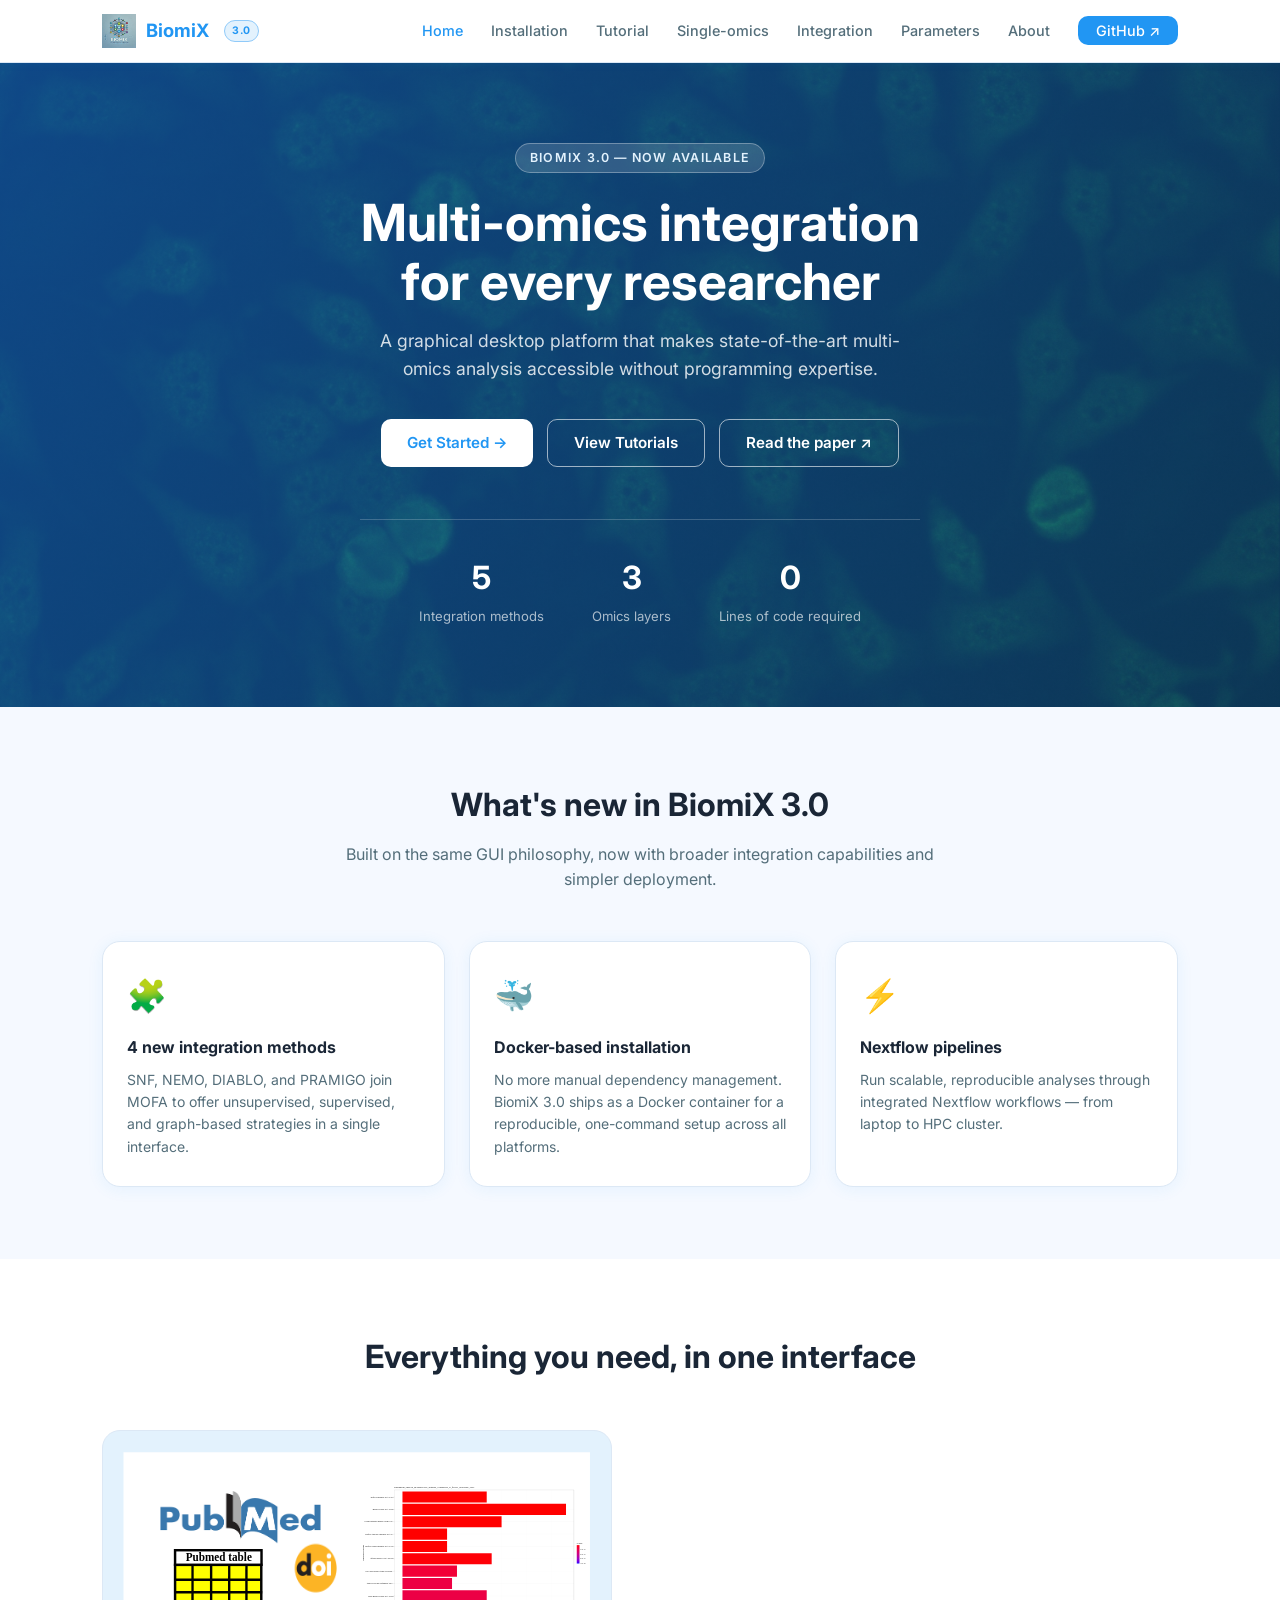
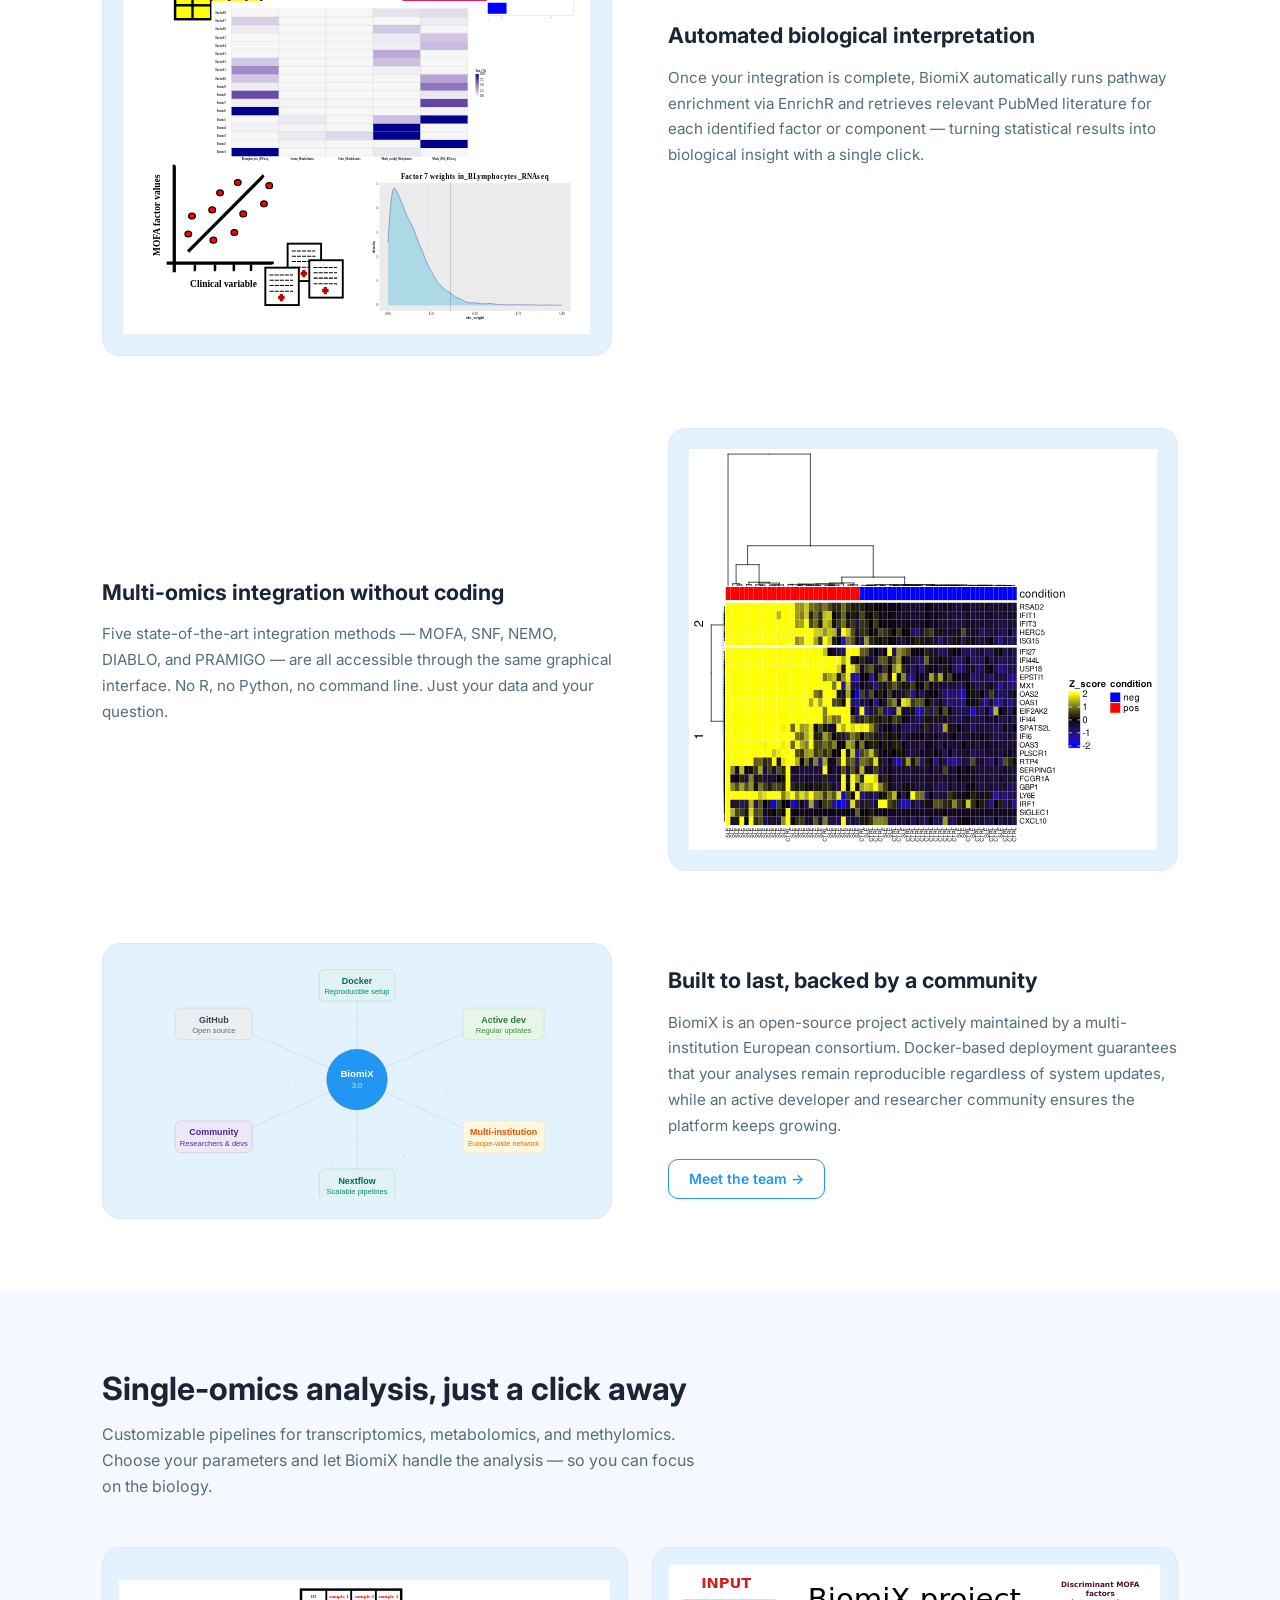
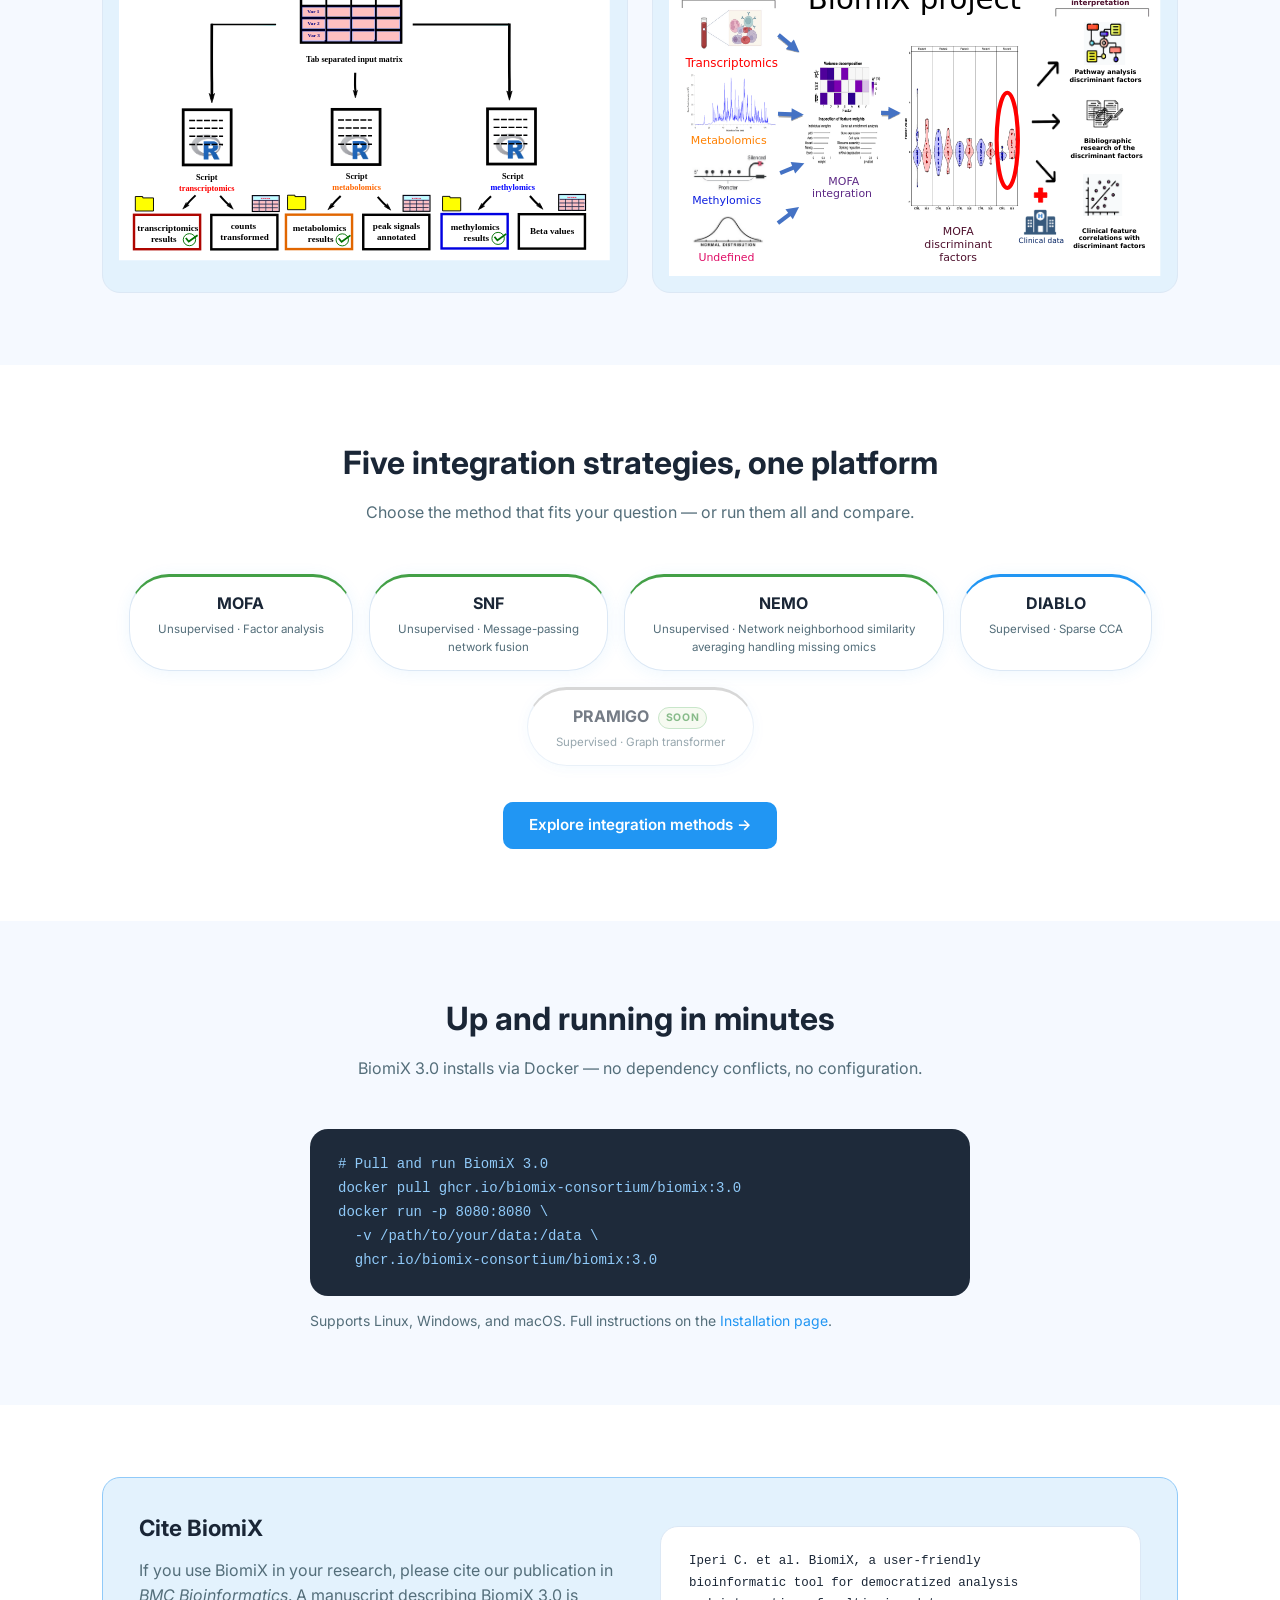
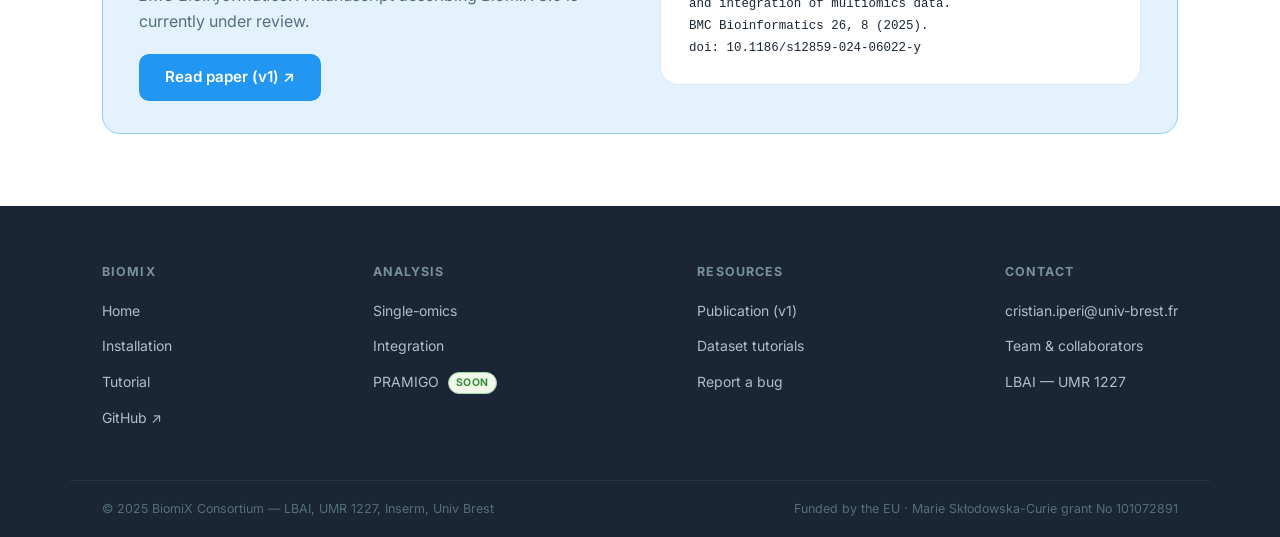
<file: index.html>
<!DOCTYPE html>
<html lang="en">
<head>
  <meta charset="UTF-8">
  <meta name="viewport" content="width=device-width, initial-scale=1.0">
  <title>BiomiX 3.0 — Multi-omics integration platform</title>
  <link rel="preconnect" href="https://fonts.googleapis.com">
  <link href="https://fonts.googleapis.com/css2?family=Inter:wght@400;500;600;700&display=swap" rel="stylesheet">
  <style>
    :root {
      --blue:       #2196f3;
      --blue-dark:  #1565c0;
      --blue-light: #e3f2fd;
      --blue-mid:   #90caf9;
      --text:       #1a2636;
      --muted:      #546e7a;
      --white:      #ffffff;
      --bg:         #f5f9ff;
      --border:     #dce8f5;
      --radius:     10px;
      --radius-lg:  18px;
      --shadow:     0 2px 16px rgba(33,150,243,0.08);
    }
    *, *::before, *::after { box-sizing: border-box; margin: 0; padding: 0; }
    html { scroll-behavior: smooth; }
    body { font-family: 'Inter', sans-serif; background: var(--white); color: var(--text); line-height: 1.6; }
    a { color: var(--blue); text-decoration: none; }
    a:hover { text-decoration: underline; }
    img { max-width: 100%; display: block; }

    /* NAV */
    .nav { position: sticky; top: 0; z-index: 100; background: rgba(255,255,255,0.95); backdrop-filter: blur(10px); border-bottom: 1px solid var(--border); box-shadow: 0 1px 8px rgba(33,150,243,0.07); }
    .nav__inner { max-width: 1140px; margin: 0 auto; padding: 0 32px; height: 62px; display: flex; align-items: center; justify-content: space-between; }
    .nav__logo { display: flex; align-items: center; gap: 10px; font-weight: 700; font-size: 1.15rem; color: var(--text); text-decoration: none; }
    .nav__logo img { height: 34px; width: auto; }
    .nav__logo-name { color: var(--blue); }
    .nav__links { display: flex; gap: 28px; list-style: none; }
    .nav__links a { color: var(--muted); font-size: 0.9rem; font-weight: 500; transition: color 0.18s; }
    .nav__links a:hover, .nav__links a.active { color: var(--blue); text-decoration: none; }
    .nav__cta { background: var(--blue); color: var(--white) !important; padding: 6px 18px; border-radius: var(--radius); font-weight: 600; font-size: 0.875rem; transition: background 0.18s; }
    .nav__cta:hover { background: var(--blue-dark) !important; text-decoration: none; }

    /* HERO */
    .hero { position: relative; overflow: hidden; min-height: 480px; display: flex; align-items: center; }
    .hero__bg { position: absolute; inset: 0; background-image: url('Main_1.jpg'); background-size: cover; background-position: center; filter: brightness(0.38); }
    .hero__overlay { position: absolute; inset: 0; background: linear-gradient(120deg, rgba(21,101,192,0.7) 0%, rgba(33,150,243,0.35) 100%); }
    .hero__content { position: relative; z-index: 2; max-width: 1140px; margin: 0 auto; padding: 80px 32px; text-align: center; }
    .hero__eyebrow { display: inline-block; background: rgba(255,255,255,0.15); color: #e3f2fd; border: 1px solid rgba(255,255,255,0.3); font-size: 0.78rem; font-weight: 600; text-transform: uppercase; letter-spacing: 0.1em; padding: 4px 14px; border-radius: 20px; margin-bottom: 20px; }
    .hero__title { font-size: clamp(2rem,5vw,3.2rem); font-weight: 700; color: var(--white); line-height: 1.15; margin-bottom: 16px; }
    .hero__subtitle { font-size: 1.1rem; color: rgba(255,255,255,0.82); max-width: 560px; margin: 0 auto 36px; }
    .hero__actions { display: flex; gap: 14px; justify-content: center; flex-wrap: wrap; }
    .btn { display: inline-flex; align-items: center; gap: 8px; padding: 11px 26px; border-radius: var(--radius); font-weight: 600; font-size: 0.95rem; cursor: pointer; transition: all 0.18s; border: none; text-decoration: none !important; }
    .btn--primary { background: var(--white); color: var(--blue); }
    .btn--primary:hover { background: var(--blue-light); }
    .btn--blue { background: var(--blue); color: var(--white); }
    .btn--blue:hover { background: var(--blue-dark); }
    .btn--outline-white { background: transparent; color: var(--white); border: 1.5px solid rgba(255,255,255,0.6); }
    .btn--outline-white:hover { background: rgba(255,255,255,0.12); }
    .btn--outline { background: transparent; color: var(--blue); border: 1.5px solid var(--blue); }
    .btn--outline:hover { background: var(--blue-light); }
    .hero__stats { display: flex; justify-content: center; gap: 48px; flex-wrap: wrap; margin-top: 52px; padding-top: 32px; border-top: 1px solid rgba(255,255,255,0.2); }
    .hero__stat-value { font-size: 2rem; font-weight: 700; color: var(--white); }
    .hero__stat-label { font-size: 0.82rem; color: rgba(255,255,255,0.65); margin-top: 2px; }

    /* LAYOUT */
    .section { padding: 72px 0; }
    .section--alt { background: var(--bg); }
    .container { max-width: 1140px; margin: 0 auto; padding: 0 32px; }
    .section-header { margin-bottom: 48px; }
    .section-header--center { text-align: center; }
    .section-header--center p { margin: 12px auto 0; }
    .section-header h2 { font-size: clamp(1.5rem,3vw,2rem); color: var(--text); margin-bottom: 8px; }
    .section-header p { color: var(--muted); font-size: 1rem; max-width: 60ch; }

    /* WHAT'S NEW CARDS */
    .card-grid { display: grid; grid-template-columns: repeat(3,1fr); gap: 24px; }
    .card { background: var(--white); border: 1px solid var(--border); border-radius: var(--radius-lg); padding: 28px 24px; box-shadow: var(--shadow); transition: transform 0.18s, box-shadow 0.18s; }
    .card:hover { transform: translateY(-3px); box-shadow: 0 6px 24px rgba(33,150,243,0.13); }
    .card__icon { font-size: 2rem; margin-bottom: 14px; }
    .card h3 { font-size: 1rem; color: var(--text); margin-bottom: 8px; }
    .card p { font-size: 0.875rem; color: var(--muted); }

    /* FEATURE ROWS */
    .feature-row { display: grid; grid-template-columns: 1fr 1fr; gap: 56px; align-items: center; margin-bottom: 72px; }
    .feature-row:last-child { margin-bottom: 0; }
    .feature-row--reverse .feature-row__img { order: 2; }
    .feature-row--reverse .feature-row__text { order: 1; }
    .feature-row__text h3 { font-size: 1.35rem; color: var(--text); margin-bottom: 12px; }
    .feature-row__text p { color: var(--muted); font-size: 0.95rem; line-height: 1.7; }
    .feature-row__img { background: var(--blue-light); border: 1px solid var(--border); border-radius: var(--radius-lg); overflow: hidden; display: flex; align-items: center; justify-content: center; min-height: 240px; padding: 20px; }
    .feature-row__img img, .feature-row__img svg { width: 100%; height: auto; }

    /* SINGLE-OMICS */
    .single-omics-imgs { display: grid; grid-template-columns: 1fr 1fr; gap: 24px; margin-top: 36px; }
    .single-omics-imgs .img-box { background: var(--blue-light); border: 1px solid var(--border); border-radius: var(--radius-lg); padding: 16px; display: flex; align-items: center; justify-content: center; }

    /* METHOD PILLS */
    .method-grid { display: flex; flex-wrap: wrap; gap: 16px; justify-content: center; margin-top: 36px; }
    .method-pill { background: var(--white); border: 1px solid var(--border); border-radius: 40px; padding: 14px 28px; text-align: center; min-width: 148px; box-shadow: var(--shadow); transition: all 0.18s; }
    .method-pill:hover { border-color: var(--blue); box-shadow: 0 4px 16px rgba(33,150,243,0.15); }
    .method-pill__name { font-weight: 700; font-size: 1rem; color: var(--text); }
    .method-pill__type { font-size: 0.72rem; color: var(--muted); margin-top: 3px; }
    .method-pill--supervised  { border-top: 3px solid var(--blue); }
    .method-pill--unsupervised{ border-top: 3px solid #43a047; }
    .method-pill--soon        { opacity: 0.6; border-top: 3px solid #bdbdbd; }
    .badge { display: inline-block; font-size: 0.65rem; font-weight: 700; text-transform: uppercase; letter-spacing: 0.05em; padding: 2px 7px; border-radius: 20px; vertical-align: middle; margin-left: 5px; }
    .badge--soon { background: #f1f8e9; color: #388e3c; border: 1px solid #a5d6a7; }
    .badge--new  { background: var(--blue-light); color: var(--blue); border: 1px solid var(--blue-mid); }

    /* CODE */
    pre { background: #1e2a3a; color: #90caf9; border-radius: var(--radius-lg); padding: 24px 28px; font-family: 'JetBrains Mono','Fira Code',monospace; font-size: 0.875rem; overflow-x: auto; line-height: 1.7; }

    /* CITE */
    .cite-box { background: var(--blue-light); border: 1px solid var(--blue-mid); border-radius: var(--radius-lg); padding: 32px 36px; }
    .cite-box pre { background: var(--white); color: var(--text); border: 1px solid var(--border); font-size: 0.82rem; }

    /* FOOTER */
    .footer { background: #1a2636; padding: 56px 0 0; }
    .footer__inner { max-width: 1140px; margin: 0 auto; padding: 0 32px 40px; display: flex; justify-content: space-between; gap: 32px; flex-wrap: wrap; }
    .footer__col h4 { font-size: 0.78rem; text-transform: uppercase; letter-spacing: 0.09em; color: #78909c; margin-bottom: 16px; }
    .footer__col ul { list-style: none; }
    .footer__col ul li { margin-bottom: 10px; }
    .footer__col ul a { color: #b0bec5; font-size: 0.875rem; }
    .footer__col ul a:hover { color: var(--white); text-decoration: none; }
    .footer__bottom { max-width: 1140px; margin: 0 auto; padding: 18px 32px; border-top: 1px solid #263545; font-size: 0.78rem; color: #546e7a; display: flex; justify-content: space-between; flex-wrap: wrap; gap: 8px; }

    @media (max-width: 860px) {
      .card-grid, .feature-row, .single-omics-imgs { grid-template-columns: 1fr; }
      .feature-row--reverse .feature-row__img,
      .feature-row--reverse .feature-row__text { order: unset; }
      .nav__links { display: none; }
    }
  </style>
</head>
<body>

<!-- NAV -->
<nav class="nav">
  <div class="nav__inner">
    <a href="index.html" class="nav__logo">
      <img src="BiomiX_logo3.png" alt="BiomiX logo" onerror="this.style.display='none'">
      <span class="nav__logo-name">BiomiX</span>
      <span class="badge badge--new">3.0</span>
    </a>
    <ul class="nav__links">
      <li><a href="index.html" class="active">Home</a></li>
      <li><a href="Installation.html">Installation</a></li>
      <li><a href="Tutorial.html">Tutorial</a></li>
      <li><a href="Single-omics_analysis.html">Single-omics</a></li>
      <li><a href="Integration_analysis.html">Integration</a></li>
      <li><a href="Parameters_and_interface.html">Parameters</a></li>
      <li><a href="about_us.html">About</a></li>
      <li><a href="https://github.com/BiomiX-consortium/BiomiX2.5" target="_blank" class="nav__cta">GitHub ↗</a></li>
    </ul>
  </div>
</nav>

<!-- HERO -->
<section class="hero">
  <div class="hero__bg"></div>
  <div class="hero__overlay"></div>
  <div class="hero__content">
    <p class="hero__eyebrow">BiomiX 3.0 — Now available</p>
    <h1 class="hero__title">Multi-omics integration<br>for every researcher</h1>
    <p class="hero__subtitle">A graphical desktop platform that makes state-of-the-art multi-omics analysis accessible without programming expertise.</p>
    <div class="hero__actions">
      <a href="Installation.html" class="btn btn--primary">Get Started →</a>
      <a href="Tutorial.html" class="btn btn--outline-white">View Tutorials</a>
      <a href="https://doi.org/10.1186/s12859-024-06022-y" target="_blank" class="btn btn--outline-white">Read the paper ↗</a>
    </div>
    <div class="hero__stats">
      <div><div class="hero__stat-value">5</div><div class="hero__stat-label">Integration methods</div></div>
      <div><div class="hero__stat-value">3</div><div class="hero__stat-label">Omics layers</div></div>
      <div><div class="hero__stat-value">0</div><div class="hero__stat-label">Lines of code required</div></div>
    </div>
  </div>
</section>

<!-- WHAT'S NEW -->
<section class="section section--alt">
  <div class="container">
    <div class="section-header section-header--center">
      <h2>What's new in BiomiX 3.0</h2>
      <p>Built on the same GUI philosophy, now with broader integration capabilities and simpler deployment.</p>
    </div>
    <div class="card-grid">
      <div class="card">
        <div class="card__icon">🧩</div>
        <h3>4 new integration methods</h3>
        <p>SNF, NEMO, DIABLO, and PRAMIGO join MOFA to offer unsupervised, supervised, and graph-based strategies in a single interface.</p>
      </div>
      <div class="card">
        <div class="card__icon">🐳</div>
        <h3>Docker-based installation</h3>
        <p>No more manual dependency management. BiomiX 3.0 ships as a Docker container for a reproducible, one-command setup across all platforms.</p>
      </div>
      <div class="card">
        <div class="card__icon">⚡</div>
        <h3>Nextflow pipelines</h3>
        <p>Run scalable, reproducible analyses through integrated Nextflow workflows — from laptop to HPC cluster.</p>
      </div>
    </div>
  </div>
</section>

<!-- FEATURE ROWS -->
<section class="section">
  <div class="container">
    <div class="section-header section-header--center">
      <h2>Everything you need, in one interface</h2>
    </div>

    <!-- Row 1: Biological interpretation -->
    <div class="feature-row">
      <div class="feature-row__img">
        <img src="Main_2_line.svg" alt="Biological interpretation">
      </div>
      <div class="feature-row__text">
        <h3>Automated biological interpretation</h3>
        <p>Once your integration is complete, BiomiX automatically runs pathway enrichment via EnrichR and retrieves relevant PubMed literature for each identified factor or component — turning statistical results into biological insight with a single click.</p>
      </div>
    </div>

    <!-- Row 2: Multi-omics without coding -->
    <div class="feature-row feature-row--reverse">
      <div class="feature-row__img">
        <img src="Main_1_line.svg" alt="Multi-omics integration without coding">
      </div>
      <div class="feature-row__text">
        <h3>Multi-omics integration without coding</h3>
        <p>Five state-of-the-art integration methods — MOFA, SNF, NEMO, DIABLO, and PRAMIGO — are all accessible through the same graphical interface. No R, no Python, no command line. Just your data and your question.</p>
      </div>
    </div>

    <!-- Row 3: Community & stability -->
    <div class="feature-row">
      <div class="feature-row__img">
        <img src="community.svg" alt="BiomiX community and stability">
      </div>
      <div class="feature-row__text">
        <h3>Built to last, backed by a community</h3>
        <p>BiomiX is an open-source project actively maintained by a multi-institution European consortium. Docker-based deployment guarantees that your analyses remain reproducible regardless of system updates, while an active developer and researcher community ensures the platform keeps growing.</p>
        <div style="margin-top:20px;">
          <a href="about_us.html" class="btn btn--outline" style="font-size:0.875rem; padding:8px 20px;">Meet the team →</a>
        </div>
      </div>
    </div>

  </div>
</section>

<!-- SINGLE-OMICS -->
<section class="section section--alt">
  <div class="container">
    <div class="section-header">
      <h2>Single-omics analysis, just a click away</h2>
      <p>Customizable pipelines for transcriptomics, metabolomics, and methylomics. Choose your parameters and let BiomiX handle the analysis — so you can focus on the biology.</p>
    </div>
    <div class="single-omics-imgs">
      <div class="img-box">
        <img src="Main_2a.svg" alt="Single-omics pipeline overview">
      </div>
      <div class="img-box">
        <img src="Main_2b.svg" alt="Single-omics results example">
      </div>
    </div>
  </div>
</section>

<!-- INTEGRATION METHODS -->
<section class="section">
  <div class="container">
    <div class="section-header section-header--center">
      <h2>Five integration strategies, one platform</h2>
      <p>Choose the method that fits your question — or run them all and compare.</p>
    </div>
    <div class="method-grid">
      <div class="method-pill method-pill--unsupervised">
        <div class="method-pill__name">MOFA</div>
        <div class="method-pill__type">Unsupervised · Factor analysis</div>
      </div>
      <div class="method-pill method-pill--unsupervised">
        <div class="method-pill__name">SNF</div>
        <div class="method-pill__type">Unsupervised · Message-passing<br> network fusion</div>
      </div>
      <div class="method-pill method-pill--unsupervised">
        <div class="method-pill__name">NEMO</div>
        <div class="method-pill__type">Unsupervised · Network neighborhood similarity<br> averaging handling missing omics</div>
      </div>
      <div class="method-pill method-pill--supervised">
        <div class="method-pill__name">DIABLO</div>
        <div class="method-pill__type">Supervised · Sparse CCA</div>
      </div>
      <div class="method-pill method-pill--soon">
        <div class="method-pill__name">PRAMIGO <span class="badge badge--soon">Soon</span></div>
        <div class="method-pill__type">Supervised · Graph transformer</div>
      </div>
    </div>
    <div style="text-align:center; margin-top:36px;">
      <a href="Integration_analysis.html" class="btn btn--blue">Explore integration methods →</a>
    </div>
  </div>
</section>

<!-- QUICK START -->
<section class="section section--alt">
  <div class="container">
    <div class="section-header section-header--center">
      <h2>Up and running in minutes</h2>
      <p>BiomiX 3.0 installs via Docker — no dependency conflicts, no configuration.</p>
    </div>
    <div style="max-width:660px; margin:0 auto;">
      <pre><code># Pull and run BiomiX 3.0
docker pull ghcr.io/biomix-consortium/biomix:3.0
docker run -p 8080:8080 \
  -v /path/to/your/data:/data \
  ghcr.io/biomix-consortium/biomix:3.0</code></pre>
      <p style="margin-top:14px; font-size:0.875rem; color:var(--muted);">
        Supports Linux, Windows, and macOS.
        Full instructions on the <a href="Installation.html">Installation page</a>.
      </p>
    </div>
  </div>
</section>

<!-- CITE -->
<section class="section">
  <div class="container">
    <div class="cite-box">
      <div style="display:grid; grid-template-columns:1fr 1fr; gap:40px; align-items:center;">
        <div>
          <h2 style="font-size:1.4rem; color:var(--text);">Cite BiomiX</h2>
          <p style="margin-top:12px; color:var(--muted);">If you use BiomiX in your research, please cite our publication in <em>BMC Bioinformatics</em>. A manuscript describing BiomiX 3.0 is currently under review.</p>
          <a href="https://doi.org/10.1186/s12859-024-06022-y" target="_blank" class="btn btn--blue" style="margin-top:20px;">Read paper (v1) ↗</a>
        </div>
        <div>
          <pre style="font-size:0.78rem; line-height:1.75;"><code>Iperi C. et al. BiomiX, a user-friendly
bioinformatic tool for democratized analysis
and integration of multiomics data.
BMC Bioinformatics 26, 8 (2025).
doi: 10.1186/s12859-024-06022-y</code></pre>
        </div>
      </div>
    </div>
  </div>
</section>

<!-- FOOTER -->
<footer class="footer">
  <div class="footer__inner">
    <div class="footer__col">
      <h4>BiomiX</h4>
      <ul>
        <li><a href="index.html">Home</a></li>
        <li><a href="Installation.html">Installation</a></li>
        <li><a href="Tutorial.html">Tutorial</a></li>
        <li><a href="https://github.com/BiomiX-consortium/BiomiX" target="_blank">GitHub ↗</a></li>
      </ul>
    </div>
    <div class="footer__col">
      <h4>Analysis</h4>
      <ul>
        <li><a href="Single-omics_analysis.html">Single-omics</a></li>
        <li><a href="Integration_analysis.html">Integration</a></li>
        <li><a href="Integration_analysis.html#pramigo">PRAMIGO <span class="badge badge--soon">Soon</span></a></li>
      </ul>
    </div>
    <div class="footer__col">
      <h4>Resources</h4>
      <ul>
        <li><a href="https://doi.org/10.1186/s12859-024-06022-y" target="_blank">Publication (v1)</a></li>
        <li><a href="Tutorial.html">Dataset tutorials</a></li>
        <li><a href="https://github.com/BiomiX-consortium/BiomiX/issues" target="_blank">Report a bug</a></li>
      </ul>
    </div>
    <div class="footer__col">
      <h4>Contact</h4>
      <ul>
        <li><a href="mailto:cristian.iperi@univ-brest.fr">cristian.iperi@univ-brest.fr</a></li>
        <li><a href="about_us.html">Team &amp; collaborators</a></li>
        <li><a href="https://www.univ-brest.fr/lbai" target="_blank">LBAI — UMR 1227</a></li>
      </ul>
    </div>
  </div>
  <div class="footer__bottom">
    <span>© 2025 BiomiX Consortium — LBAI, UMR 1227, Inserm, Univ Brest</span>
    <span>Funded by the EU · Marie Skłodowska-Curie grant No 101072891</span>
  </div>
</footer>

</body>
</html>
</file>
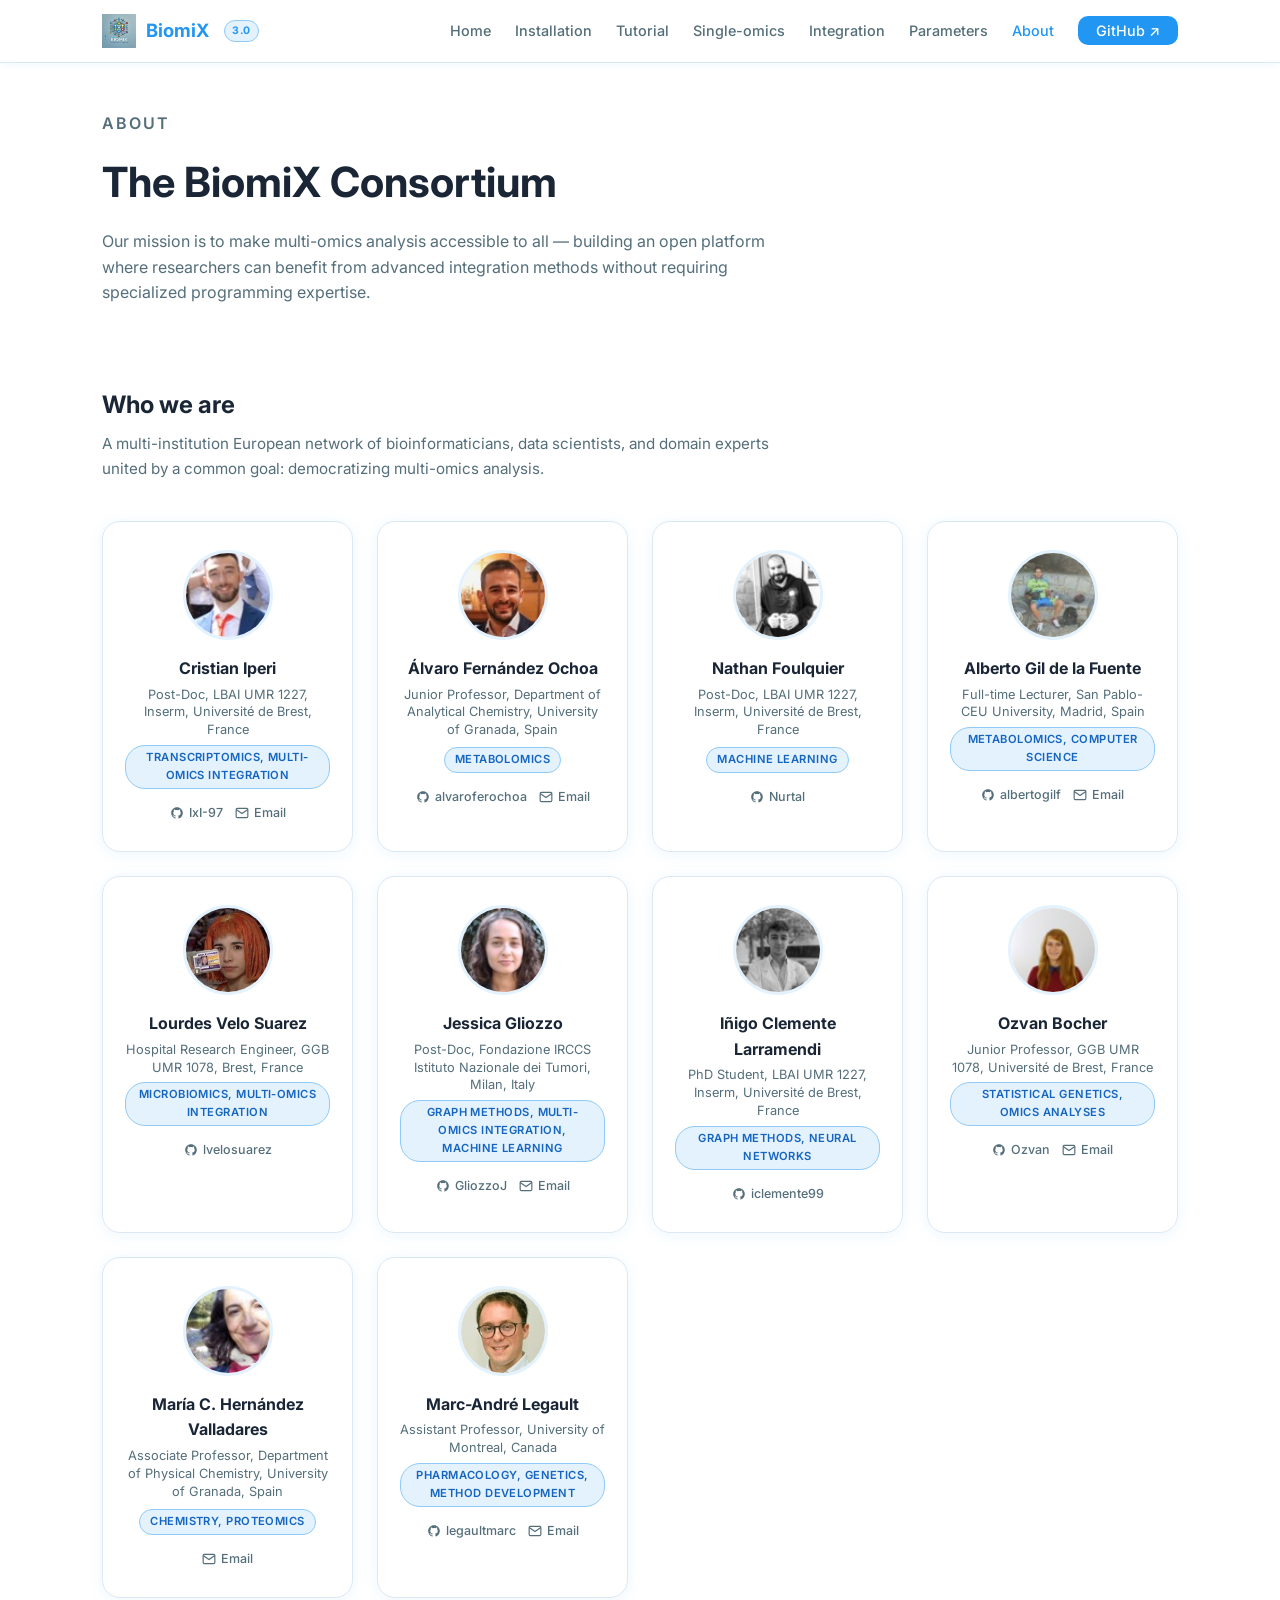
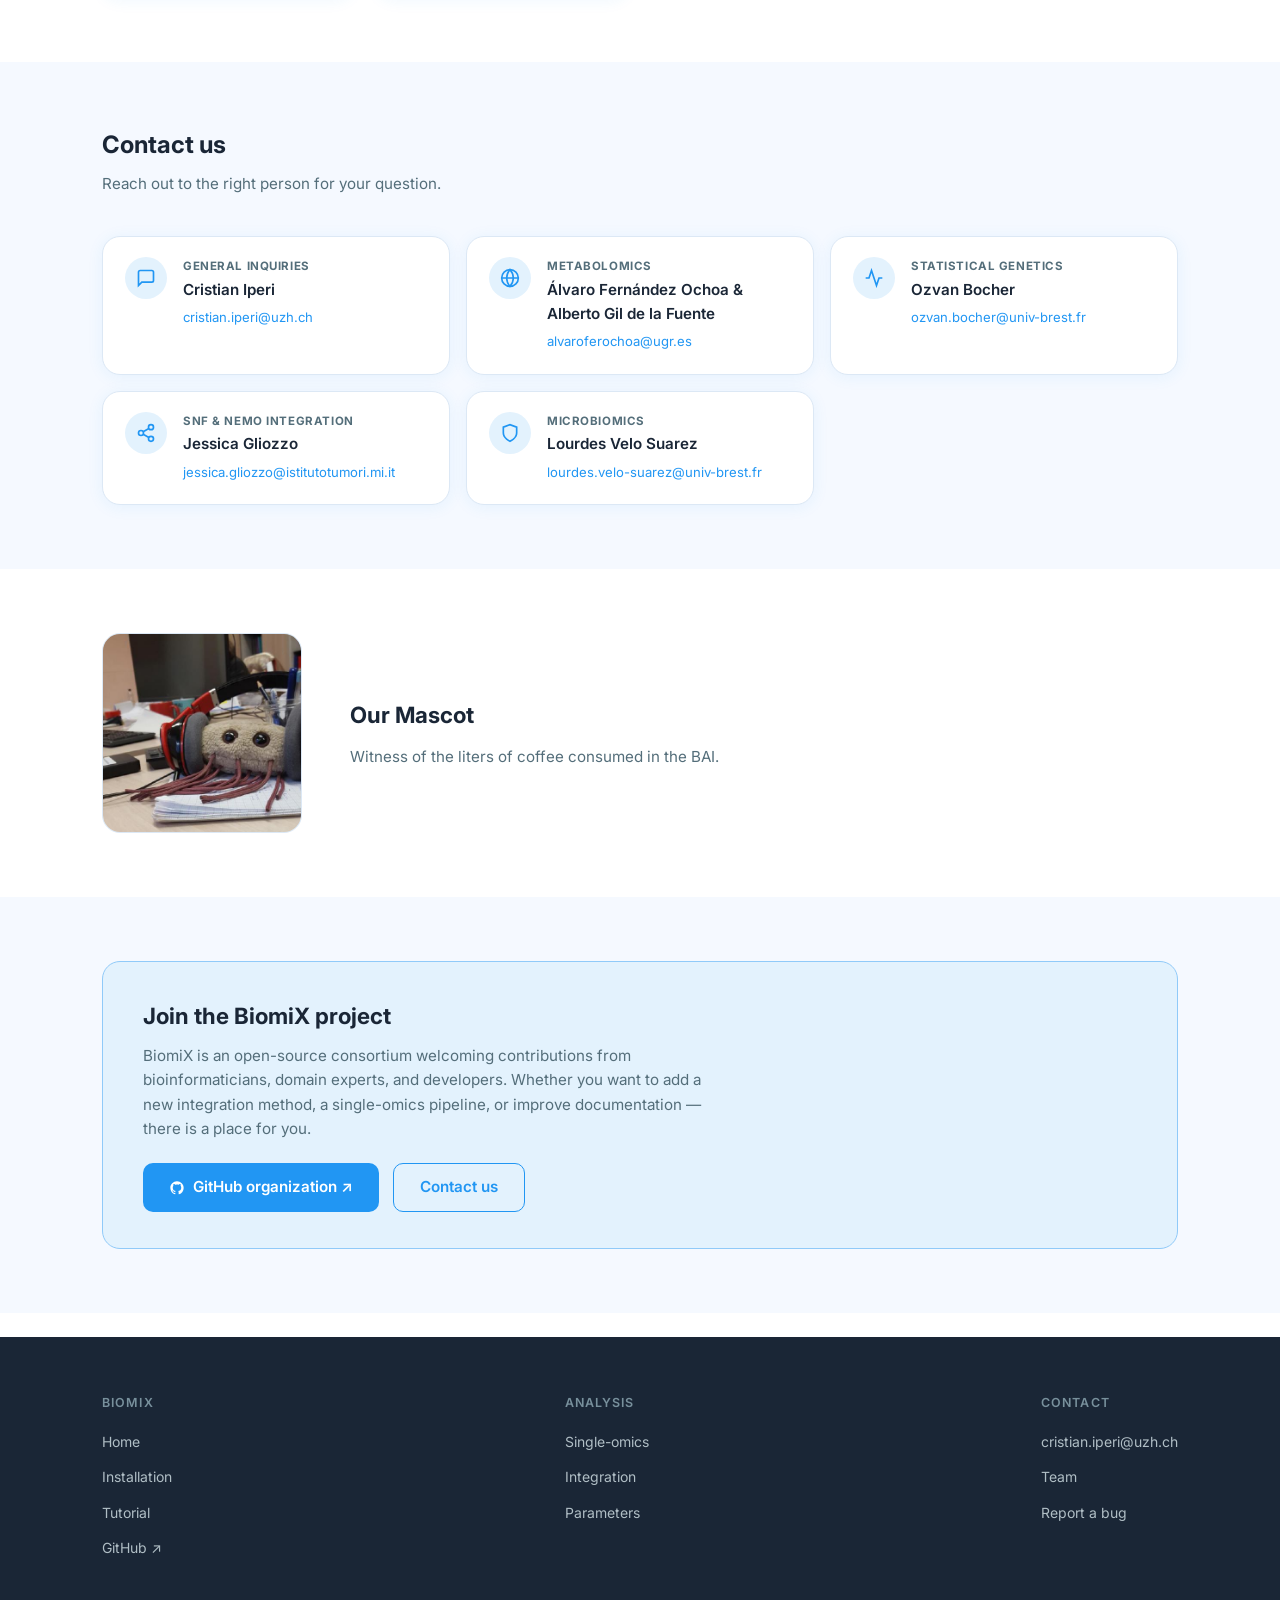
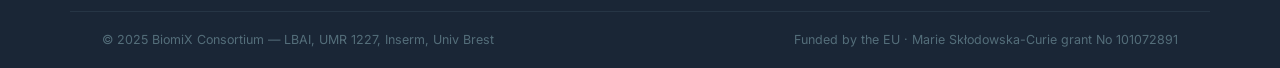
<file: about_us.html>
<!DOCTYPE html>
<html lang="en">
<head>
  <meta charset="UTF-8">
  <meta name="viewport" content="width=device-width, initial-scale=1.0">
  <title>About Us — BiomiX 3.0</title>
  <link rel="preconnect" href="https://fonts.googleapis.com">
  <link href="https://fonts.googleapis.com/css2?family=Inter:wght@400;500;600;700&display=swap" rel="stylesheet">
  <style>
    :root {
      --blue:       #2196f3;
      --blue-dark:  #1565c0;
      --blue-light: #e3f2fd;
      --blue-mid:   #90caf9;
      --text:       #1a2636;
      --muted:      #546e7a;
      --white:      #ffffff;
      --bg:         #f5f9ff;
      --border:     #dce8f5;
      --radius:     10px;
      --radius-lg:  18px;
      --shadow:     0 2px 16px rgba(33,150,243,0.08);
    }
    *, *::before, *::after { box-sizing: border-box; margin: 0; padding: 0; }
    html { scroll-behavior: smooth; }
    body { font-family: 'Inter', sans-serif; background: var(--white); color: var(--text); line-height: 1.6; }
    a { color: var(--blue); text-decoration: none; }
    a:hover { text-decoration: underline; }
    img { max-width: 100%; display: block; }

    /* NAV */
    .nav { position: sticky; top: 0; z-index: 100; background: rgba(255,255,255,0.95); backdrop-filter: blur(10px); border-bottom: 1px solid var(--border); box-shadow: 0 1px 8px rgba(33,150,243,0.07); }
    .nav__inner { max-width: 1140px; margin: 0 auto; padding: 0 32px; height: 62px; display: flex; align-items: center; justify-content: space-between; }
    .nav__logo { display: flex; align-items: center; gap: 10px; font-weight: 700; font-size: 1.15rem; color: var(--text); text-decoration: none; }
    .nav__logo img { height: 34px; width: auto; }
    .nav__logo-name { color: var(--blue); }
    .nav__links { display: flex; gap: 24px; list-style: none; }
    .nav__links a { color: var(--muted); font-size: 0.9rem; font-weight: 500; transition: color 0.18s; }
    .nav__links a:hover, .nav__links a.active { color: var(--blue); text-decoration: none; }
    .nav__cta { background: var(--blue); color: var(--white) !important; padding: 6px 18px; border-radius: var(--radius); font-weight: 600; font-size: 0.875rem; }
    .nav__cta:hover { background: var(--blue-dark) !important; text-decoration: none; }
    .badge { display: inline-block; font-size: 0.65rem; font-weight: 700; text-transform: uppercase; letter-spacing: 0.05em; padding: 2px 7px; border-radius: 20px; vertical-align: middle; margin-left: 5px; }
    .badge--new { background: var(--blue-light); color: var(--blue); border: 1px solid var(--blue-mid); }

    /* LAYOUT */
    .section { padding: 64px 0; }
    .section--alt { background: var(--bg); }
    .container { max-width: 1140px; margin: 0 auto; padding: 0 32px; }

    /* PAGE HEADER */
    .page-header { padding: 48px 0 16px; }
    .page-header__eyebrow { font-size: 0.8rem; font-weight: 600; text-transform: uppercase; letter-spacing: 0.12em; color: var(--blue); margin-bottom: 12px; }
    .page-header h1 { font-size: clamp(1.9rem,4vw,2.6rem); color: var(--text); margin-bottom: 14px; }
    .page-header p { color: var(--muted); font-size: 1rem; max-width: 68ch; }

    /* SECTION HEADER */
    .section-header { margin-bottom: 40px; }
    .section-header h2 { font-size: 1.5rem; color: var(--text); margin-bottom: 8px; }
    .section-header p { color: var(--muted); font-size: 0.95rem; max-width: 68ch; }
    .section-header--center { text-align: center; }
    .section-header--center p { margin: 8px auto 0; }

    /* TEAM GRID */
    .team-grid { display: grid; grid-template-columns: repeat(auto-fill, minmax(240px, 1fr)); gap: 24px; }

    .team-card { background: var(--white); border: 1px solid var(--border); border-radius: var(--radius-lg); padding: 28px 22px; box-shadow: var(--shadow); text-align: center; transition: transform 0.18s, box-shadow 0.18s; }
    .team-card:hover { transform: translateY(-3px); box-shadow: 0 6px 24px rgba(33,150,243,0.13); }

    .team-card__photo { width: 90px; height: 90px; border-radius: 50%; margin: 0 auto 16px; overflow: hidden; border: 3px solid var(--blue-light); background: var(--blue-light); display: flex; align-items: center; justify-content: center; }
    .team-card__photo img { width: 100%; height: 100%; object-fit: cover; }
    .team-card__initials { font-size: 1.6rem; font-weight: 700; color: var(--blue-dark); }

    .team-card__name { font-size: 1rem; font-weight: 700; color: var(--text); margin-bottom: 4px; }
    .team-card__role { font-size: 0.8rem; color: var(--muted); margin-bottom: 6px; line-height: 1.4; }
    .team-card__domain { display: inline-block; font-size: 0.7rem; font-weight: 600; text-transform: uppercase; letter-spacing: 0.04em; background: var(--blue-light); color: var(--blue-dark); border: 1px solid var(--blue-mid); padding: 3px 10px; border-radius: 20px; margin-bottom: 14px; }

    .team-card__links { display: flex; justify-content: center; gap: 12px; }
    .team-card__links a { display: flex; align-items: center; gap: 5px; font-size: 0.78rem; color: var(--muted); font-weight: 500; transition: color 0.15s; }
    .team-card__links a:hover { color: var(--blue); text-decoration: none; }
    .team-card__links svg { width: 14px; height: 14px; flex-shrink: 0; }

    /* CONTACT SECTION */
    .contact-grid { display: grid; grid-template-columns: repeat(auto-fill, minmax(280px, 1fr)); gap: 16px; }
    .contact-card { background: var(--white); border: 1px solid var(--border); border-radius: var(--radius-lg); padding: 20px 22px; box-shadow: var(--shadow); display: flex; gap: 16px; align-items: flex-start; }
    .contact-card__icon { width: 42px; height: 42px; border-radius: 50%; background: var(--blue-light); display: flex; align-items: center; justify-content: center; flex-shrink: 0; }
    .contact-card__icon svg { width: 20px; height: 20px; color: var(--blue); }
    .contact-card__topic { font-size: 0.72rem; font-weight: 700; text-transform: uppercase; letter-spacing: 0.05em; color: var(--muted); margin-bottom: 2px; }
    .contact-card__name { font-size: 0.95rem; font-weight: 600; color: var(--text); margin-bottom: 2px; }
    .contact-card__email { font-size: 0.82rem; color: var(--blue); }

    /* JOIN SECTION */
    .join-box { background: var(--blue-light); border: 1px solid var(--blue-mid); border-radius: var(--radius-lg); padding: 36px 40px; display: grid; grid-template-columns: 1fr auto; gap: 32px; align-items: center; }
    .join-box h2 { font-size: 1.4rem; color: var(--text); margin-bottom: 10px; }
    .join-box p { color: var(--muted); font-size: 0.95rem; max-width: 56ch; }
    .btn { display: inline-flex; align-items: center; gap: 8px; padding: 11px 26px; border-radius: var(--radius); font-weight: 600; font-size: 0.95rem; cursor: pointer; transition: all 0.18s; border: none; text-decoration: none !important; }
    .btn--blue { background: var(--blue); color: var(--white); }
    .btn--blue:hover { background: var(--blue-dark); }
    .btn--outline { background: transparent; color: var(--blue); border: 1.5px solid var(--blue); }
    .btn--outline:hover { background: var(--blue-light); }

    /* MASCOT SECTION */
    .mascot-wrap { display: grid; grid-template-columns: auto 1fr; gap: 48px; align-items: center; }
    .mascot-wrap__img { width: 200px; height: 200px; border-radius: var(--radius-lg); background: var(--blue-light); border: 1px solid var(--border); display: flex; align-items: center; justify-content: center; overflow: hidden; flex-shrink: 0; }
    .mascot-wrap__img img { width: 100%; height: 100%; object-fit: contain; }
    .mascot-wrap h2 { font-size: 1.4rem; color: var(--text); margin-bottom: 12px; }
    .mascot-wrap p { color: var(--muted); font-size: 0.95rem; }

    /* FOOTER */
    .footer { background: #1a2636; padding: 56px 0 0; margin-top: 24px; }
    .footer__inner { max-width: 1140px; margin: 0 auto; padding: 0 32px 40px; display: flex; justify-content: space-between; gap: 32px; flex-wrap: wrap; }
    .footer__col h4 { font-size: 0.78rem; text-transform: uppercase; letter-spacing: 0.09em; color: #78909c; margin-bottom: 16px; font-weight: 600; }
    .footer__col ul { list-style: none; }
    .footer__col ul li { margin-bottom: 10px; }
    .footer__col ul a { color: #b0bec5; font-size: 0.875rem; }
    .footer__col ul a:hover { color: var(--white); text-decoration: none; }
    .footer__bottom { max-width: 1140px; margin: 0 auto; padding: 18px 32px; border-top: 1px solid #263545; font-size: 0.78rem; color: #546e7a; display: flex; justify-content: space-between; flex-wrap: wrap; gap: 8px; }

    @media (max-width: 860px) {
      .nav__links { display: none; }
      .join-box { grid-template-columns: 1fr; }
      .mascot-wrap { grid-template-columns: 1fr; }
      .mascot-wrap__img { margin: 0 auto; }
    }
  </style>
</head>
<body>

<!-- NAV -->
<nav class="nav">
  <div class="nav__inner">
    <a href="index.html" class="nav__logo">
      <img src="BiomiX_logo3.png" alt="BiomiX logo" onerror="this.style.display='none'">
      <span class="nav__logo-name">BiomiX</span>
      <span class="badge badge--new">3.0</span>
    </a>
    <ul class="nav__links">
      <li><a href="index.html">Home</a></li>
      <li><a href="Installation.html">Installation</a></li>
      <li><a href="Tutorial.html">Tutorial</a></li>
      <li><a href="Single-omics_analysis.html">Single-omics</a></li>
      <li><a href="Integration_analysis.html">Integration</a></li>
      <li><a href="Parameters_and_interface.html">Parameters</a></li>
      <li><a href="about_us.html" class="active">About</a></li>
      <li><a href="https://github.com/BiomiX-consortium/BiomiX2.5" target="_blank" class="nav__cta">GitHub ↗</a></li>
    </ul>
  </div>
</nav>

<!-- PAGE HEADER -->
<section class="page-header">
  <div class="container">
    <p class="page-header__eyebrow">About</p>
    <h1>The BiomiX Consortium</h1>
    <p>Our mission is to make multi-omics analysis accessible to all — building an open platform where researchers can benefit from advanced integration methods without requiring specialized programming expertise.</p>
  </div>
</section>

<!-- WHO WE ARE -->
<section class="section">
  <div class="container">
    <div class="section-header">
      <h2>Who we are</h2>
      <p>A multi-institution European network of bioinformaticians, data scientists, and domain experts united by a common goal: democratizing multi-omics analysis.</p>
    </div>

    <div class="team-grid">

      <!-- Cristian Iperi -->
      <div class="team-card">
        <div class="team-card__photo">
          <img src="assets/team/cristian.jpg" alt="Cristian Iperi"
               onerror="this.style.display='none'; this.nextElementSibling.style.display='flex';">
          <span class="team-card__initials" style="display:none;">CI</span>
        </div>
        <div class="team-card__name">Cristian Iperi</div>
        <div class="team-card__role">Post-Doc, LBAI UMR 1227, Inserm, Université de Brest, France</div>
        <div class="team-card__domain">Transcriptomics, Multi-omics integration</div>
        <div class="team-card__links">
          <a href="https://github.com/IxI-97" target="_blank">
            <svg viewBox="0 0 24 24" fill="currentColor"><path d="M12 2C6.477 2 2 6.477 2 12c0 4.418 2.865 8.166 6.839 9.489.5.092.682-.217.682-.482 0-.237-.009-.868-.013-1.703-2.782.604-3.369-1.341-3.369-1.341-.454-1.154-1.11-1.462-1.11-1.462-.908-.62.069-.608.069-.608 1.003.07 1.531 1.03 1.531 1.03.892 1.529 2.341 1.087 2.91.832.092-.647.35-1.088.636-1.338-2.22-.253-4.555-1.11-4.555-4.943 0-1.091.39-1.984 1.029-2.683-.103-.253-.446-1.27.098-2.647 0 0 .84-.269 2.75 1.025A9.578 9.578 0 0112 6.836c.85.004 1.705.114 2.504.336 1.909-1.294 2.747-1.025 2.747-1.025.546 1.377.203 2.394.1 2.647.64.699 1.028 1.592 1.028 2.683 0 3.842-2.339 4.687-4.566 4.935.359.309.678.919.678 1.852 0 1.336-.012 2.415-.012 2.743 0 .267.18.578.688.48C19.138 20.163 22 16.418 22 12c0-5.523-4.477-10-10-10z"/></svg>
            IxI-97
          </a>
          <a href="mailto:cristian.iperi@uzh.ch">
            <svg viewBox="0 0 24 24" fill="none" stroke="currentColor" stroke-width="2"><path d="M4 4h16c1.1 0 2 .9 2 2v12c0 1.1-.9 2-2 2H4c-1.1 0-2-.9-2-2V6c0-1.1.9-2 2-2z"/><polyline points="22,6 12,13 2,6"/></svg>
            Email
          </a>
        </div>
      </div>

      <!-- Álvaro Fernández Ochoa -->
      <div class="team-card">
        <div class="team-card__photo">
          <img src="assets/team/alvaro.jpg" alt="Álvaro Fernández Ochoa"
               onerror="this.style.display='none'; this.nextElementSibling.style.display='flex';">
          <span class="team-card__initials" style="display:none;">ÁF</span>
        </div>
        <div class="team-card__name">Álvaro Fernández Ochoa</div>
        <div class="team-card__role">Junior Professor, Department of Analytical Chemistry, University of Granada, Spain</div>
        <div class="team-card__domain">Metabolomics</div>
        <div class="team-card__links">
          <a href="https://github.com/alvaroferochoa" target="_blank">
            <svg viewBox="0 0 24 24" fill="currentColor"><path d="M12 2C6.477 2 2 6.477 2 12c0 4.418 2.865 8.166 6.839 9.489.5.092.682-.217.682-.482 0-.237-.009-.868-.013-1.703-2.782.604-3.369-1.341-3.369-1.341-.454-1.154-1.11-1.462-1.11-1.462-.908-.62.069-.608.069-.608 1.003.07 1.531 1.03 1.531 1.03.892 1.529 2.341 1.087 2.91.832.092-.647.35-1.088.636-1.338-2.22-.253-4.555-1.11-4.555-4.943 0-1.091.39-1.984 1.029-2.683-.103-.253-.446-1.27.098-2.647 0 0 .84-.269 2.75 1.025A9.578 9.578 0 0112 6.836c.85.004 1.705.114 2.504.336 1.909-1.294 2.747-1.025 2.747-1.025.546 1.377.203 2.394.1 2.647.64.699 1.028 1.592 1.028 2.683 0 3.842-2.339 4.687-4.566 4.935.359.309.678.919.678 1.852 0 1.336-.012 2.415-.012 2.743 0 .267.18.578.688.48C19.138 20.163 22 16.418 22 12c0-5.523-4.477-10-10-10z"/></svg>
            alvaroferochoa
          </a>
          <a href="mailto:alvaroferochoa@ugr.es">
            <svg viewBox="0 0 24 24" fill="none" stroke="currentColor" stroke-width="2"><path d="M4 4h16c1.1 0 2 .9 2 2v12c0 1.1-.9 2-2 2H4c-1.1 0-2-.9-2-2V6c0-1.1.9-2 2-2z"/><polyline points="22,6 12,13 2,6"/></svg>
            Email
          </a>
        </div>
      </div>

      <!-- Nathan Foulquier -->
      <div class="team-card">
        <div class="team-card__photo">
          <img src="assets/team/nathan.jpg" alt="Nathan Foulquier"
               onerror="this.style.display='none'; this.nextElementSibling.style.display='flex';">
          <span class="team-card__initials" style="display:none;">NF</span>
        </div>
        <div class="team-card__name">Nathan Foulquier</div>
        <div class="team-card__role">Post-Doc, LBAI UMR 1227, Inserm, Université de Brest, France</div>
        <div class="team-card__domain">Machine learning</div>
        <div class="team-card__links">
          <a href="https://github.com/Nurtal" target="_blank">
            <svg viewBox="0 0 24 24" fill="currentColor"><path d="M12 2C6.477 2 2 6.477 2 12c0 4.418 2.865 8.166 6.839 9.489.5.092.682-.217.682-.482 0-.237-.009-.868-.013-1.703-2.782.604-3.369-1.341-3.369-1.341-.454-1.154-1.11-1.462-1.11-1.462-.908-.62.069-.608.069-.608 1.003.07 1.531 1.03 1.531 1.03.892 1.529 2.341 1.087 2.91.832.092-.647.35-1.088.636-1.338-2.22-.253-4.555-1.11-4.555-4.943 0-1.091.39-1.984 1.029-2.683-.103-.253-.446-1.27.098-2.647 0 0 .84-.269 2.75 1.025A9.578 9.578 0 0112 6.836c.85.004 1.705.114 2.504.336 1.909-1.294 2.747-1.025 2.747-1.025.546 1.377.203 2.394.1 2.647.64.699 1.028 1.592 1.028 2.683 0 3.842-2.339 4.687-4.566 4.935.359.309.678.919.678 1.852 0 1.336-.012 2.415-.012 2.743 0 .267.18.578.688.48C19.138 20.163 22 16.418 22 12c0-5.523-4.477-10-10-10z"/></svg>
            Nurtal
          </a>
        </div>
      </div>

      <!-- Alberto Gil de la Fuente -->
      <div class="team-card">
        <div class="team-card__photo">
          <img src="assets/team/alberto.jpg" alt="Alberto Gil de la Fuente"
               onerror="this.style.display='none'; this.nextElementSibling.style.display='flex';">
          <span class="team-card__initials" style="display:none;">AG</span>
        </div>
        <div class="team-card__name">Alberto Gil de la Fuente</div>
        <div class="team-card__role">Full-time Lecturer, San Pablo-CEU University, Madrid, Spain</div>
        <div class="team-card__domain">Metabolomics, Computer science</div>
        <div class="team-card__links">
          <a href="https://github.com/albertogilf" target="_blank">
            <svg viewBox="0 0 24 24" fill="currentColor"><path d="M12 2C6.477 2 2 6.477 2 12c0 4.418 2.865 8.166 6.839 9.489.5.092.682-.217.682-.482 0-.237-.009-.868-.013-1.703-2.782.604-3.369-1.341-3.369-1.341-.454-1.154-1.11-1.462-1.11-1.462-.908-.62.069-.608.069-.608 1.003.07 1.531 1.03 1.531 1.03.892 1.529 2.341 1.087 2.91.832.092-.647.35-1.088.636-1.338-2.22-.253-4.555-1.11-4.555-4.943 0-1.091.39-1.984 1.029-2.683-.103-.253-.446-1.27.098-2.647 0 0 .84-.269 2.75 1.025A9.578 9.578 0 0112 6.836c.85.004 1.705.114 2.504.336 1.909-1.294 2.747-1.025 2.747-1.025.546 1.377.203 2.394.1 2.647.64.699 1.028 1.592 1.028 2.683 0 3.842-2.339 4.687-4.566 4.935.359.309.678.919.678 1.852 0 1.336-.012 2.415-.012 2.743 0 .267.18.578.688.48C19.138 20.163 22 16.418 22 12c0-5.523-4.477-10-10-10z"/></svg>
            albertogilf
          </a>
          <a href="mailto:alberto.gilf@gmail.com">
            <svg viewBox="0 0 24 24" fill="none" stroke="currentColor" stroke-width="2"><path d="M4 4h16c1.1 0 2 .9 2 2v12c0 1.1-.9 2-2 2H4c-1.1 0-2-.9-2-2V6c0-1.1.9-2 2-2z"/><polyline points="22,6 12,13 2,6"/></svg>
            Email
          </a>
        </div>
      </div>

      <!-- Lourdes Velo Suarez -->
      <div class="team-card">
        <div class="team-card__photo">
          <img src="assets/team/lourdes.jpg" alt="Lourdes Velo Suarez"
               onerror="this.style.display='none'; this.nextElementSibling.style.display='flex';">
          <span class="team-card__initials" style="display:none;">LV</span>
        </div>
        <div class="team-card__name">Lourdes Velo Suarez</div>
        <div class="team-card__role">Hospital Research Engineer, GGB UMR 1078, Brest, France</div>
        <div class="team-card__domain">Microbiomics, Multi-omics integration</div>
        <div class="team-card__links">
          <a href="https://github.com/lvelosuarez" target="_blank">
            <svg viewBox="0 0 24 24" fill="currentColor"><path d="M12 2C6.477 2 2 6.477 2 12c0 4.418 2.865 8.166 6.839 9.489.5.092.682-.217.682-.482 0-.237-.009-.868-.013-1.703-2.782.604-3.369-1.341-3.369-1.341-.454-1.154-1.11-1.462-1.11-1.462-.908-.62.069-.608.069-.608 1.003.07 1.531 1.03 1.531 1.03.892 1.529 2.341 1.087 2.91.832.092-.647.35-1.088.636-1.338-2.22-.253-4.555-1.11-4.555-4.943 0-1.091.39-1.984 1.029-2.683-.103-.253-.446-1.27.098-2.647 0 0 .84-.269 2.75 1.025A9.578 9.578 0 0112 6.836c.85.004 1.705.114 2.504.336 1.909-1.294 2.747-1.025 2.747-1.025.546 1.377.203 2.394.1 2.647.64.699 1.028 1.592 1.028 2.683 0 3.842-2.339 4.687-4.566 4.935.359.309.678.919.678 1.852 0 1.336-.012 2.415-.012 2.743 0 .267.18.578.688.48C19.138 20.163 22 16.418 22 12c0-5.523-4.477-10-10-10z"/></svg>
            lvelosuarez
          </a>
        </div>
      </div>

      <!-- Jessica Gliozzo -->
      <div class="team-card">
        <div class="team-card__photo">
          <img src="assets/team/jessica.jpg" alt="Jessica Gliozzo"
               onerror="this.style.display='none'; this.nextElementSibling.style.display='flex';">
          <span class="team-card__initials" style="display:none;">JG</span>
        </div>
        <div class="team-card__name">Jessica Gliozzo</div>
        <div class="team-card__role">Post-Doc, Fondazione IRCCS Istituto Nazionale dei  Tumori, Milan, Italy</div>
        <div class="team-card__domain">Graph methods, Multi-omics integration, Machine learning</div>
        <div class="team-card__links">
          <a href="https://github.com/GliozzoJ" target="_blank">
            <svg viewBox="0 0 24 24" fill="currentColor"><path d="M12 2C6.477 2 2 6.477 2 12c0 4.418 2.865 8.166 6.839 9.489.5.092.682-.217.682-.482 0-.237-.009-.868-.013-1.703-2.782.604-3.369-1.341-3.369-1.341-.454-1.154-1.11-1.462-1.11-1.462-.908-.62.069-.608.069-.608 1.003.07 1.531 1.03 1.531 1.03.892 1.529 2.341 1.087 2.91.832.092-.647.35-1.088.636-1.338-2.22-.253-4.555-1.11-4.555-4.943 0-1.091.39-1.984 1.029-2.683-.103-.253-.446-1.27.098-2.647 0 0 .84-.269 2.75 1.025A9.578 9.578 0 0112 6.836c.85.004 1.705.114 2.504.336 1.909-1.294 2.747-1.025 2.747-1.025.546 1.377.203 2.394.1 2.647.64.699 1.028 1.592 1.028 2.683 0 3.842-2.339 4.687-4.566 4.935.359.309.678.919.678 1.852 0 1.336-.012 2.415-.012 2.743 0 .267.18.578.688.48C19.138 20.163 22 16.418 22 12c0-5.523-4.477-10-10-10z"/></svg>
            GliozzoJ
          </a>
          <a href="mailto:jessica.gliozzo@istitutotumori.mi.it">
            <svg viewBox="0 0 24 24" fill="none" stroke="currentColor" stroke-width="2"><path d="M4 4h16c1.1 0 2 .9 2 2v12c0 1.1-.9 2-2 2H4c-1.1 0-2-.9-2-2V6c0-1.1.9-2 2-2z"/><polyline points="22,6 12,13 2,6"/></svg>
            Email
          </a>
        </div>
      </div>

      <!-- Iñigo Clemente Larramendi -->
      <div class="team-card">
        <div class="team-card__photo">
          <img src="assets/team/inigo.jpg" alt="Iñigo Clemente Larramendi"
               onerror="this.style.display='none'; this.nextElementSibling.style.display='flex';">
          <span class="team-card__initials" style="display:none;">IC</span>
        </div>
        <div class="team-card__name">Iñigo Clemente Larramendi</div>
        <div class="team-card__role">PhD Student, LBAI UMR 1227, Inserm, Université de Brest, France</div>
        <div class="team-card__domain">Graph methods, Neural networks</div>
        <div class="team-card__links">
          <a href="https://github.com/iclemente99" target="_blank">
            <svg viewBox="0 0 24 24" fill="currentColor"><path d="M12 2C6.477 2 2 6.477 2 12c0 4.418 2.865 8.166 6.839 9.489.5.092.682-.217.682-.482 0-.237-.009-.868-.013-1.703-2.782.604-3.369-1.341-3.369-1.341-.454-1.154-1.11-1.462-1.11-1.462-.908-.62.069-.608.069-.608 1.003.07 1.531 1.03 1.531 1.03.892 1.529 2.341 1.087 2.91.832.092-.647.35-1.088.636-1.338-2.22-.253-4.555-1.11-4.555-4.943 0-1.091.39-1.984 1.029-2.683-.103-.253-.446-1.27.098-2.647 0 0 .84-.269 2.75 1.025A9.578 9.578 0 0112 6.836c.85.004 1.705.114 2.504.336 1.909-1.294 2.747-1.025 2.747-1.025.546 1.377.203 2.394.1 2.647.64.699 1.028 1.592 1.028 2.683 0 3.842-2.339 4.687-4.566 4.935.359.309.678.919.678 1.852 0 1.336-.012 2.415-.012 2.743 0 .267.18.578.688.48C19.138 20.163 22 16.418 22 12c0-5.523-4.477-10-10-10z"/></svg>
            iclemente99
          </a>
        </div>
      </div>

      <!-- Ozvan Bocher -->
      <div class="team-card">
        <div class="team-card__photo">
          <img src="assets/team/ozvan.jpg" alt="Ozvan Bocher"
               onerror="this.style.display='none'; this.nextElementSibling.style.display='flex';">
          <span class="team-card__initials" style="display:none;">OB</span>
        </div>
        <div class="team-card__name">Ozvan Bocher</div>
        <div class="team-card__role">Junior Professor, GGB UMR 1078, Université de Brest, France</div>
        <div class="team-card__domain">Statistical genetics, Omics analyses</div>
        <div class="team-card__links">
          <a href="https://github.com/Ozvan" target="_blank">
            <svg viewBox="0 0 24 24" fill="currentColor"><path d="M12 2C6.477 2 2 6.477 2 12c0 4.418 2.865 8.166 6.839 9.489.5.092.682-.217.682-.482 0-.237-.009-.868-.013-1.703-2.782.604-3.369-1.341-3.369-1.341-.454-1.154-1.11-1.462-1.11-1.462-.908-.62.069-.608.069-.608 1.003.07 1.531 1.03 1.531 1.03.892 1.529 2.341 1.087 2.91.832.092-.647.35-1.088.636-1.338-2.22-.253-4.555-1.11-4.555-4.943 0-1.091.39-1.984 1.029-2.683-.103-.253-.446-1.27.098-2.647 0 0 .84-.269 2.75 1.025A9.578 9.578 0 0112 6.836c.85.004 1.705.114 2.504.336 1.909-1.294 2.747-1.025 2.747-1.025.546 1.377.203 2.394.1 2.647.64.699 1.028 1.592 1.028 2.683 0 3.842-2.339 4.687-4.566 4.935.359.309.678.919.678 1.852 0 1.336-.012 2.415-.012 2.743 0 .267.18.578.688.48C19.138 20.163 22 16.418 22 12c0-5.523-4.477-10-10-10z"/></svg>
            Ozvan
          </a>
          <a href="mailto:ozvan.bocher@univ-brest.fr">
            <svg viewBox="0 0 24 24" fill="none" stroke="currentColor" stroke-width="2"><path d="M4 4h16c1.1 0 2 .9 2 2v12c0 1.1-.9 2-2 2H4c-1.1 0-2-.9-2-2V6c0-1.1.9-2 2-2z"/><polyline points="22,6 12,13 2,6"/></svg>
            Email
          </a>
        </div>
      </div>

      <!-- María Hernández Valladares -->
      <div class="team-card">
        <div class="team-card__photo">
          <img src="assets/team/maria.jpg" alt="María del Carmen Hernández Valladares"
               onerror="this.style.display='none'; this.nextElementSibling.style.display='flex';">
          <span class="team-card__initials" style="display:none;">MH</span>
        </div>
        <div class="team-card__name">María C. Hernández Valladares</div>
        <div class="team-card__role">Associate Professor, Department of Physical Chemistry, University of Granada, Spain</div>
        <div class="team-card__domain">Chemistry, Proteomics</div>
        <div class="team-card__links">
          <a href="mailto:mariahv@ugr.es">
            <svg viewBox="0 0 24 24" fill="none" stroke="currentColor" stroke-width="2"><path d="M4 4h16c1.1 0 2 .9 2 2v12c0 1.1-.9 2-2 2H4c-1.1 0-2-.9-2-2V6c0-1.1.9-2 2-2z"/><polyline points="22,6 12,13 2,6"/></svg>
            Email
          </a>
        </div>
      </div>

      <!-- Marc-André Legault -->
      <div class="team-card">
        <div class="team-card__photo">
          <img src="assets/team/marc.jpg" alt="Marc-André Legault"
               onerror="this.style.display='none'; this.nextElementSibling.style.display='flex';">
          <span class="team-card__initials" style="display:none;">ML</span>
        </div>
        <div class="team-card__name">Marc-André Legault</div>
        <div class="team-card__role">Assistant Professor, University of Montreal, Canada</div>
        <div class="team-card__domain">Pharmacology, Genetics, Method development</div>
        <div class="team-card__links">
          <a href="https://github.com/legaultmarc" target="_blank">
            <svg viewBox="0 0 24 24" fill="currentColor"><path d="M12 2C6.477 2 2 6.477 2 12c0 4.418 2.865 8.166 6.839 9.489.5.092.682-.217.682-.482 0-.237-.009-.868-.013-1.703-2.782.604-3.369-1.341-3.369-1.341-.454-1.154-1.11-1.462-1.11-1.462-.908-.62.069-.608.069-.608 1.003.07 1.531 1.03 1.531 1.03.892 1.529 2.341 1.087 2.91.832.092-.647.35-1.088.636-1.338-2.22-.253-4.555-1.11-4.555-4.943 0-1.091.39-1.984 1.029-2.683-.103-.253-.446-1.27.098-2.647 0 0 .84-.269 2.75 1.025A9.578 9.578 0 0112 6.836c.85.004 1.705.114 2.504.336 1.909-1.294 2.747-1.025 2.747-1.025.546 1.377.203 2.394.1 2.647.64.699 1.028 1.592 1.028 2.683 0 3.842-2.339 4.687-4.566 4.935.359.309.678.919.678 1.852 0 1.336-.012 2.415-.012 2.743 0 .267.18.578.688.48C19.138 20.163 22 16.418 22 12c0-5.523-4.477-10-10-10z"/></svg>
            legaultmarc
          </a>
          <a href="mailto:marc-andre.legault.1@umontreal.ca">
            <svg viewBox="0 0 24 24" fill="none" stroke="currentColor" stroke-width="2"><path d="M4 4h16c1.1 0 2 .9 2 2v12c0 1.1-.9 2-2 2H4c-1.1 0-2-.9-2-2V6c0-1.1.9-2 2-2z"/><polyline points="22,6 12,13 2,6"/></svg>
            Email
          </a>
        </div>
      </div>

    </div>
  </div>
</section>

<!-- CONTACT US -->
<section class="section section--alt" id="contact">
  <div class="container">
    <div class="section-header">
      <h2>Contact us</h2>
      <p>Reach out to the right person for your question.</p>
    </div>
    <div class="contact-grid">

      <div class="contact-card">
        <div class="contact-card__icon">
          <svg viewBox="0 0 24 24" fill="none" stroke="currentColor" stroke-width="2"><path d="M21 15a2 2 0 0 1-2 2H7l-4 4V5a2 2 0 0 1 2-2h14a2 2 0 0 1 2 2z"/></svg>
        </div>
        <div>
          <div class="contact-card__topic">General inquiries</div>
          <div class="contact-card__name">Cristian Iperi</div>
          <a href="mailto:cristian.iperi@uzh.ch" class="contact-card__email">cristian.iperi@uzh.ch</a>
        </div>
      </div>

      <div class="contact-card">
        <div class="contact-card__icon">
          <svg viewBox="0 0 24 24" fill="none" stroke="currentColor" stroke-width="2"><circle cx="12" cy="12" r="10"/><path d="M2 12h20M12 2a15.3 15.3 0 0 1 4 10 15.3 15.3 0 0 1-4 10 15.3 15.3 0 0 1-4-10 15.3 15.3 0 0 1 4-10z"/></svg>
        </div>
        <div>
          <div class="contact-card__topic">Metabolomics</div>
          <div class="contact-card__name">Álvaro Fernández Ochoa &amp; Alberto Gil de la Fuente</div>
          <a href="mailto:alvaroferochoa@ugr.es" class="contact-card__email">alvaroferochoa@ugr.es</a>
        </div>
      </div>

      <div class="contact-card">
        <div class="contact-card__icon">
          <svg viewBox="0 0 24 24" fill="none" stroke="currentColor" stroke-width="2"><polyline points="22 12 18 12 15 21 9 3 6 12 2 12"/></svg>
        </div>
        <div>
          <div class="contact-card__topic">Statistical genetics</div>
          <div class="contact-card__name">Ozvan Bocher</div>
          <a href="mailto:ozvan.bocher@univ-brest.fr" class="contact-card__email">ozvan.bocher@univ-brest.fr</a>
        </div>
      </div>

      <div class="contact-card">
        <div class="contact-card__icon">
          <svg viewBox="0 0 24 24" fill="none" stroke="currentColor" stroke-width="2"><circle cx="18" cy="5" r="3"/><circle cx="6" cy="12" r="3"/><circle cx="18" cy="19" r="3"/><line x1="8.59" y1="13.51" x2="15.42" y2="17.49"/><line x1="15.41" y1="6.51" x2="8.59" y2="10.49"/></svg>
        </div>
        <div>
          <div class="contact-card__topic">SNF &amp; NEMO integration</div>
          <div class="contact-card__name">Jessica Gliozzo</div>
          <a href="mailto:jessica.gliozzo@istitutotumori.mi.it" class="contact-card__email">jessica.gliozzo@istitutotumori.mi.it</a>
        </div>
      </div>

      <div class="contact-card">
        <div class="contact-card__icon">
          <svg viewBox="0 0 24 24" fill="none" stroke="currentColor" stroke-width="2"><path d="M12 22s8-4 8-10V5l-8-3-8 3v7c0 6 8 10 8 10z"/></svg>
        </div>
        <div>
          <div class="contact-card__topic">Microbiomics</div>
          <div class="contact-card__name">Lourdes Velo Suarez</div>
          <a href="mailto:lourdes.velo-suarez@univ-brest.fr" class="contact-card__email">lourdes.velo-suarez@univ-brest.fr</a>
        </div>
      </div>

    </div>
  </div>
</section>

<!-- OUR MASCOT -->
<section class="section">
  <div class="container">
    <div class="mascot-wrap">
      <div class="mascot-wrap__img">
        <img src="Mascot.jpeg" alt="BiomiX mascot">
      </div>
      <div>
        <h2>Our Mascot</h2>
        <p style="margin-top:12px;">Witness of the liters of coffee consumed in the BAI.</p>
      </div>
    </div>
  </div>
</section>

<!-- JOIN THE PROJECT -->
<section class="section section--alt">
  <div class="container">
    <div class="join-box">
      <div>
        <h2>Join the BiomiX project</h2>
        <p style="margin-top:10px;">BiomiX is an open-source consortium welcoming contributions from bioinformaticians, domain experts, and developers. Whether you want to add a new integration method, a single-omics pipeline, or improve documentation — there is a place for you.</p>
        <div style="display:flex; gap:14px; flex-wrap:wrap; margin-top:22px;">
          <a href="https://github.com/BiomiX-consortium" target="_blank" class="btn btn--blue">
            <svg width="16" height="16" viewBox="0 0 24 24" fill="currentColor"><path d="M12 2C6.477 2 2 6.477 2 12c0 4.418 2.865 8.166 6.839 9.489.5.092.682-.217.682-.482 0-.237-.009-.868-.013-1.703-2.782.604-3.369-1.341-3.369-1.341-.454-1.154-1.11-1.462-1.11-1.462-.908-.62.069-.608.069-.608 1.003.07 1.531 1.03 1.531 1.03.892 1.529 2.341 1.087 2.91.832.092-.647.35-1.088.636-1.338-2.22-.253-4.555-1.11-4.555-4.943 0-1.091.39-1.984 1.029-2.683-.103-.253-.446-1.27.098-2.647 0 0 .84-.269 2.75 1.025A9.578 9.578 0 0112 6.836c.85.004 1.705.114 2.504.336 1.909-1.294 2.747-1.025 2.747-1.025.546 1.377.203 2.394.1 2.647.64.699 1.028 1.592 1.028 2.683 0 3.842-2.339 4.687-4.566 4.935.359.309.678.919.678 1.852 0 1.336-.012 2.415-.012 2.743 0 .267.18.578.688.48C19.138 20.163 22 16.418 22 12c0-5.523-4.477-10-10-10z"/></svg>
            GitHub organization ↗
          </a>
          <a href="mailto:cristian.iperi@uzh.ch" class="btn btn--outline">Contact us</a>
        </div>
      </div>
    </div>
  </div>
</section>

<!-- FOOTER -->
<footer class="footer">
  <div class="footer__inner">
    <div class="footer__col">
      <h4>BiomiX</h4>
      <ul>
        <li><a href="index.html">Home</a></li>
        <li><a href="Installation.html">Installation</a></li>
        <li><a href="Tutorial.html">Tutorial</a></li>
        <li><a href="https://github.com/BiomiX-consortium/BiomiX2.5" target="_blank">GitHub ↗</a></li>
      </ul>
    </div>
    <div class="footer__col">
      <h4>Analysis</h4>
      <ul>
        <li><a href="Single-omics_analysis.html">Single-omics</a></li>
        <li><a href="Integration_analysis.html">Integration</a></li>
        <li><a href="Parameters_and_interface.html">Parameters</a></li>
      </ul>
    </div>
    <div class="footer__col">
      <h4>Contact</h4>
      <ul>
        <li><a href="mailto:cristian.iperi@uzh.ch">cristian.iperi@uzh.ch</a></li>
        <li><a href="about_us.html">Team</a></li>
        <li><a href="https://github.com/BiomiX-consortium/BiomiX2.5/issues" target="_blank">Report a bug</a></li>
      </ul>
    </div>
  </div>
  <div class="footer__bottom">
    <span>© 2025 BiomiX Consortium — LBAI, UMR 1227, Inserm, Univ Brest</span>
    <span>Funded by the EU · Marie Skłodowska-Curie grant No 101072891</span>
  </div>
</footer>

</body>
</html>
</file>
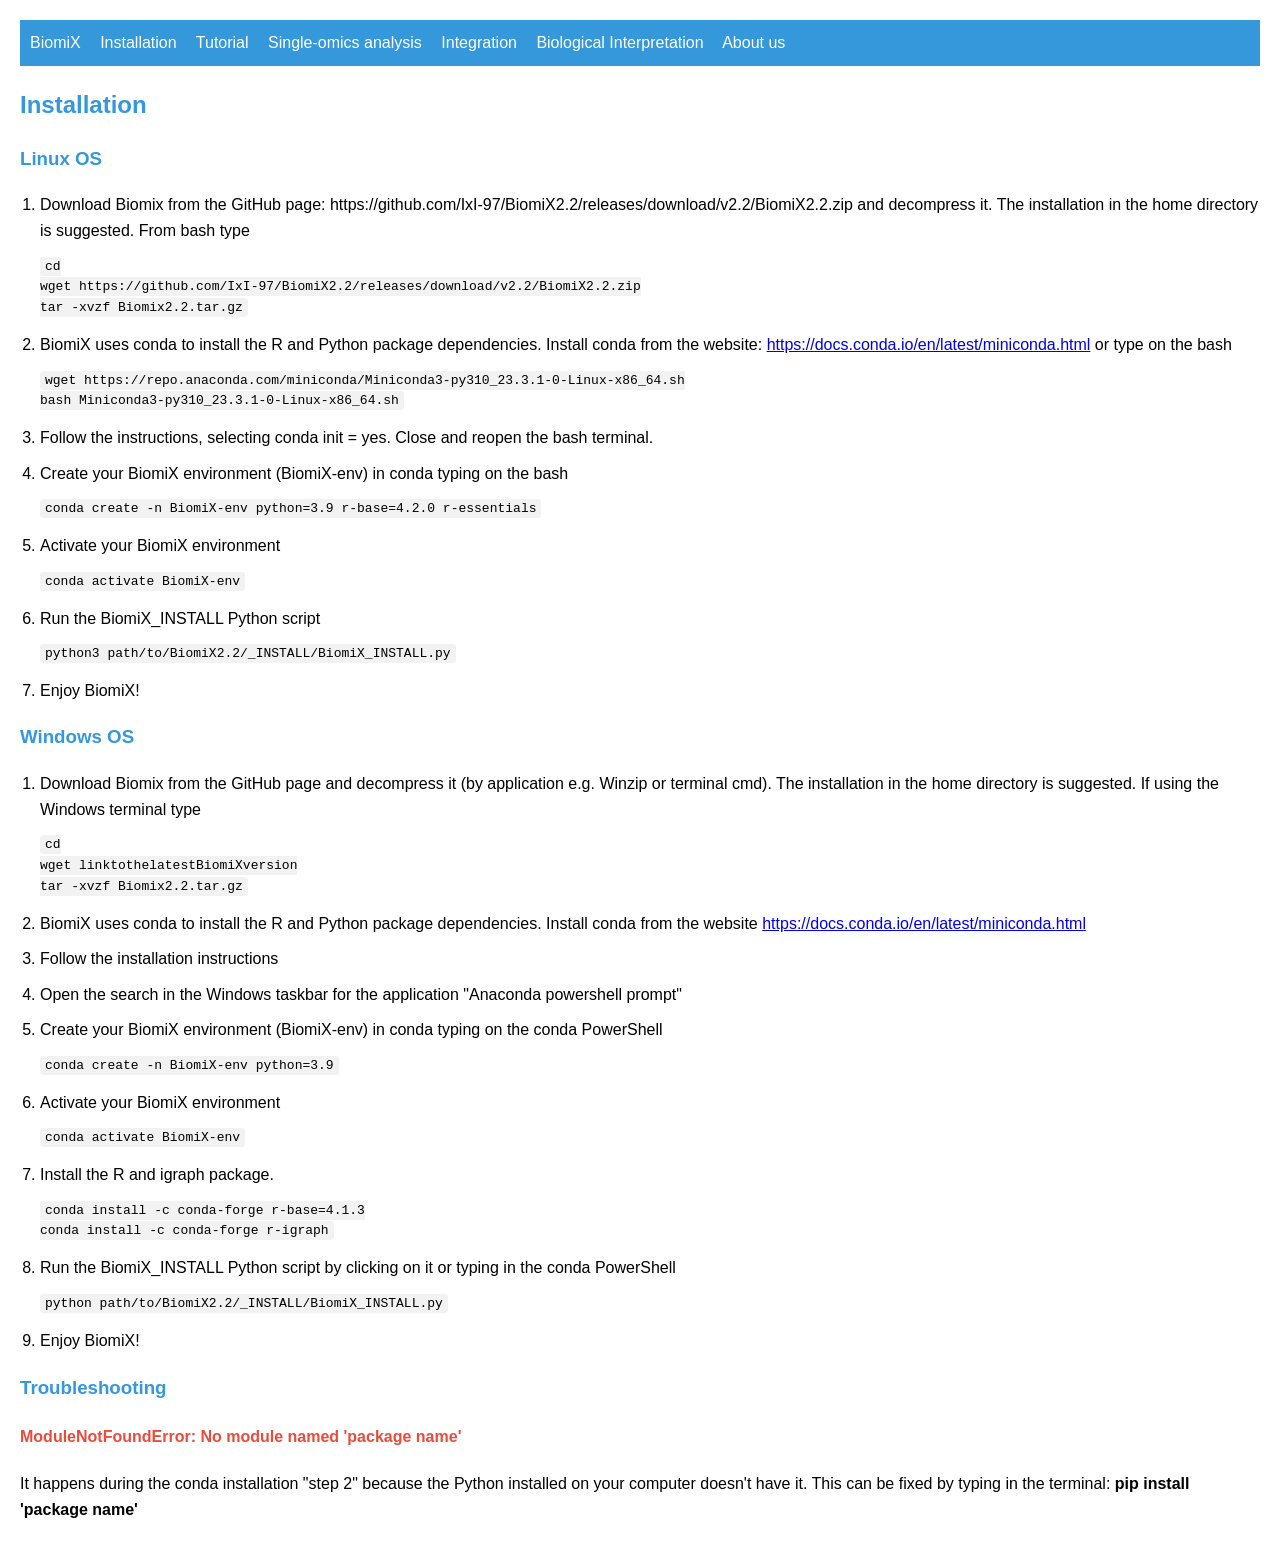
<file: Alternative_Installation.html>
<!DOCTYPE html>
<html lang="en">

<head>
    <meta charset="UTF-8">
    <meta name="viewport" content="width=device-width, initial-scale=1.0">
    <title>Installation</title>
    <style>
        body {
            font-family: Arial, sans-serif;
            line-height: 1.6;
            margin: 20px;
        }
        .banner {
            background-color: #3498db; /* Blue background color */
            padding: 10px;
            text-align: left;
            color: white;
        }

        .banner a {
            color: white;
            margin-right: 15px;
            text-decoration: none;
        }  

        h2, h3, h4 {
            color: #3498db;
        }

        code {
            background-color: #f2f2f2;
            padding: 2px 5px;
            border-radius: 3px;
        }

        ol {
            list-style-type: decimal;
            padding-left: 20px;
        }

        li {
            margin-bottom: 10px;
        }

        .troubleshooting {
            margin-top: 20px;
        }

        .troubleshooting h4 {
            color: #e74c3c;
        }
    </style>
</head>

<body>
    
<!-- Banner with Navigation Links -->
<div class="banner">
   <a href="index.html">BiomiX</a>
   <a href="Installation.html">Installation</a>
   <a href="Tutorial.html">Tutorial</a>
   <a href="Single-omics_analysis.html">Single-omics analysis</a>
   <a href="Integration_analysis.html">Integration</a>
   <a href="Biological_interpretation.html">Biological Interpretation</a>
   <a href="about_us.html">About us</a>
</div>

    <h2 id="installation">Installation</h2>

    <h3 id="linux-os">Linux OS</h3>
    <ol>
        <li>Download Biomix from the GitHub page: https://github.com/IxI-97/BiomiX2.2/releases/download/v2.2/BiomiX2.2.zip and decompress it. The installation in the home directory is suggested. From bash type
            <pre><code>cd
wget https://github.com/IxI-97/BiomiX2.2/releases/download/v2.2/BiomiX2.2.zip
tar -xvzf Biomix2.2.tar.gz
</code></pre>
        </li>
        <li>BiomiX uses conda to install the R and Python package dependencies. Install conda from the website: <a href="https://docs.conda.io/en/latest/miniconda.html">https://docs.conda.io/en/latest/miniconda.html</a> or type on the bash
            <pre><code>wget https://repo.anaconda.com/miniconda/Miniconda3-py310_23.3.1-0-Linux-x86_64.sh
bash Miniconda3-py310_23.3.1-0-Linux-x86_64.sh
</code></pre>
        </li>
        <li>Follow the instructions, selecting conda init = yes. Close and reopen the bash terminal.</li>
        <li>Create your BiomiX environment (BiomiX-env) in conda typing on the bash
            <pre><code>conda create -n BiomiX-env python=3.9 r-base=4.2.0 r-essentials
</code></pre>
        </li>
        <li>Activate your BiomiX environment
            <pre><code>conda activate BiomiX-env
</code></pre>
        </li>
        <li>Run the BiomiX_INSTALL Python script
            <pre><code>python3 path/to/BiomiX2.2/_INSTALL/BiomiX_INSTALL.py
</code></pre>
        </li>
        <li>Enjoy BiomiX!</li>
    </ol>

    <h3 id="windows-os">Windows OS</h3>
    <ol>
        <li>Download Biomix from the GitHub page and decompress it (by application e.g. Winzip or terminal cmd). The installation in the home directory is suggested. If using the Windows terminal type
            <pre><code>cd
wget linktothelatestBiomiXversion
tar -xvzf Biomix2.2.tar.gz
</code></pre>
        </li>
        <li>BiomiX uses conda to install the R and Python package dependencies. Install conda from the website <a href="https://docs.conda.io/en/latest/miniconda.html">https://docs.conda.io/en/latest/miniconda.html</a></li>
        <li>Follow the installation instructions</li>
        <li>Open the search in the Windows taskbar for the application "Anaconda powershell prompt"</li>
        <li>Create your BiomiX environment (BiomiX-env) in conda typing on the conda PowerShell
            <pre><code>conda create -n BiomiX-env python=3.9
</code></pre>
        </li>
        <li>Activate your BiomiX environment
            <pre><code>conda activate BiomiX-env
</code></pre>
        </li>
        <li>Install the R and igraph package.
            <pre><code>conda install -c conda-forge r-base=4.1.3
conda install -c conda-forge r-igraph
</code></pre>
        </li>
        <li>Run the BiomiX_INSTALL Python script by clicking on it or typing in the conda PowerShell
            <pre><code>python path/to/BiomiX2.2/_INSTALL/BiomiX_INSTALL.py
</code></pre>
        </li>
        <li>Enjoy BiomiX!</li>
    </ol>

    <div class="troubleshooting">
        <h3 id="troubleshooting">Troubleshooting</h3>
        <h4 id="-modulenotfounderror-no-module-named-package-name-"><strong>ModuleNotFoundError: No module named 'package name'</strong></h4>
        <p>It happens during the conda installation "step 2" because the Python installed on your computer doesn't have it. This can be fixed by typing in the terminal: <strong>pip install 'package name'</strong></p>
    </div>

</body>

</html>
</file>
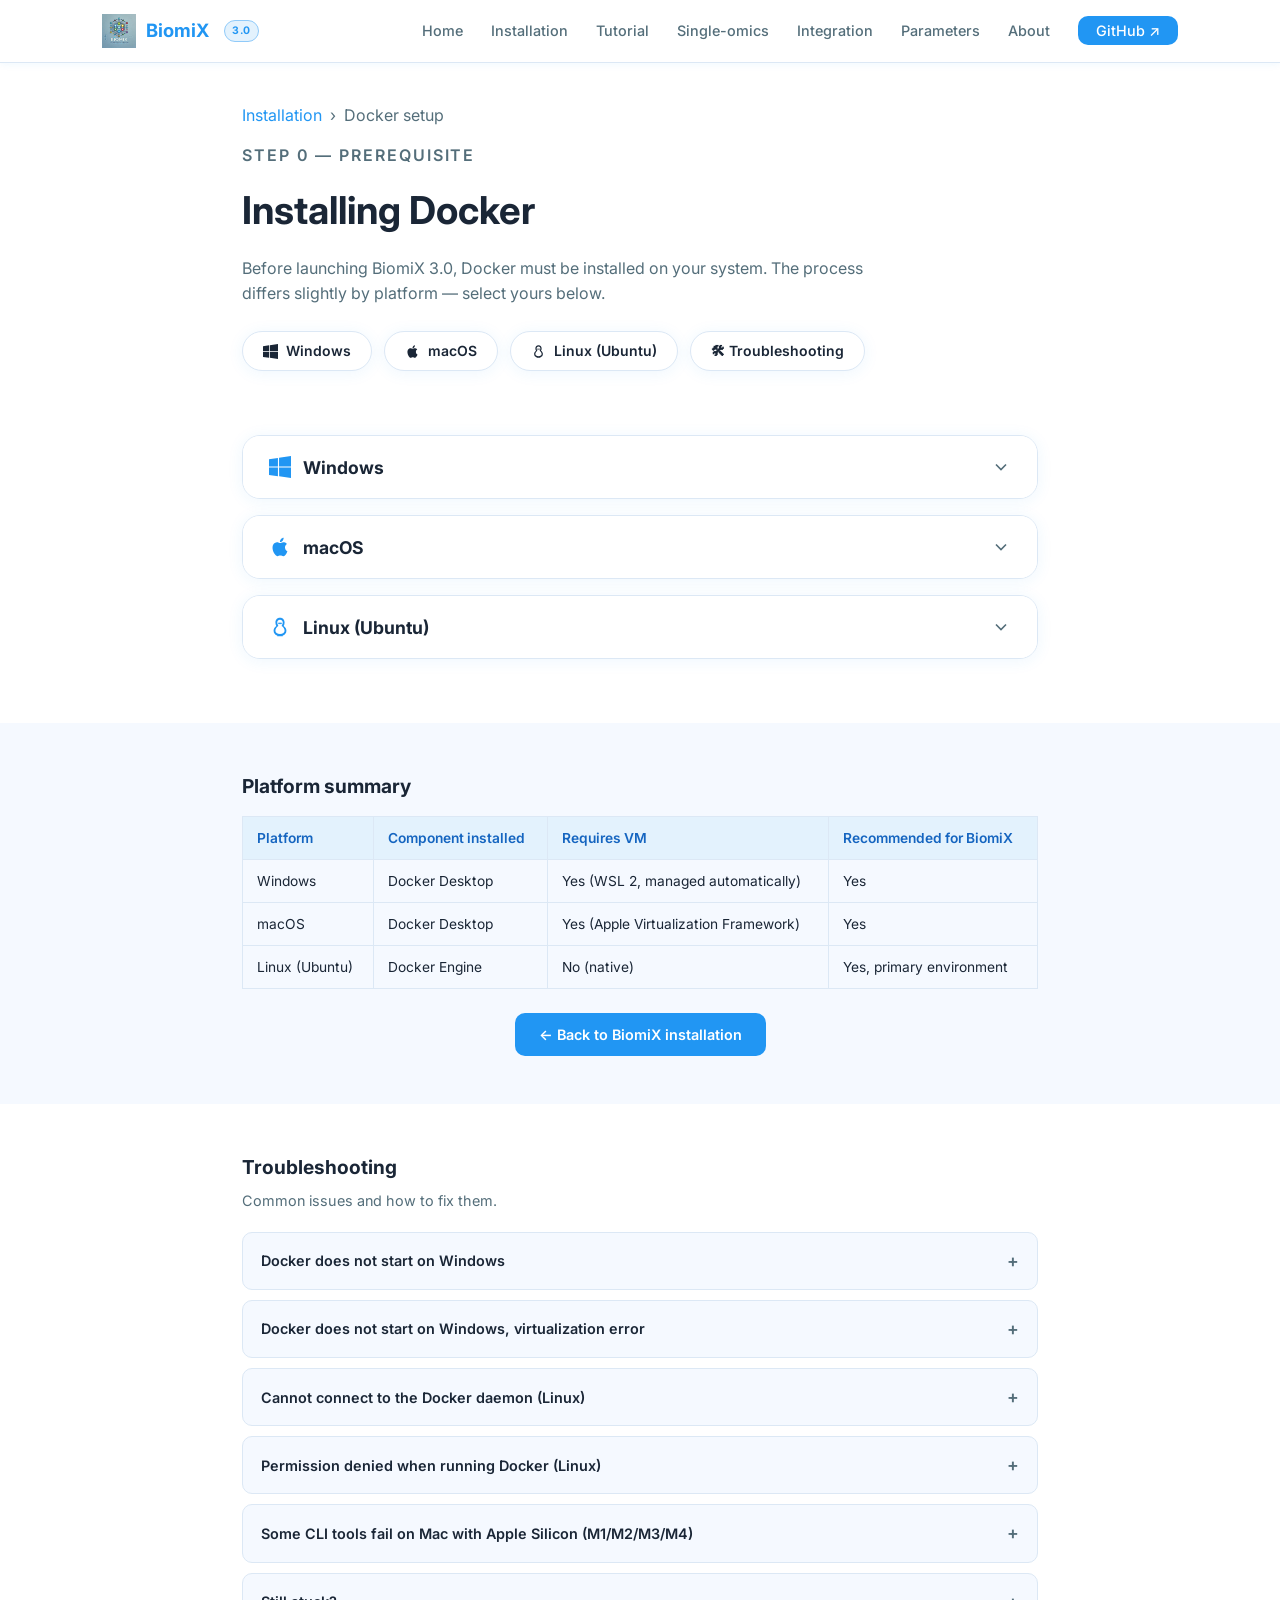
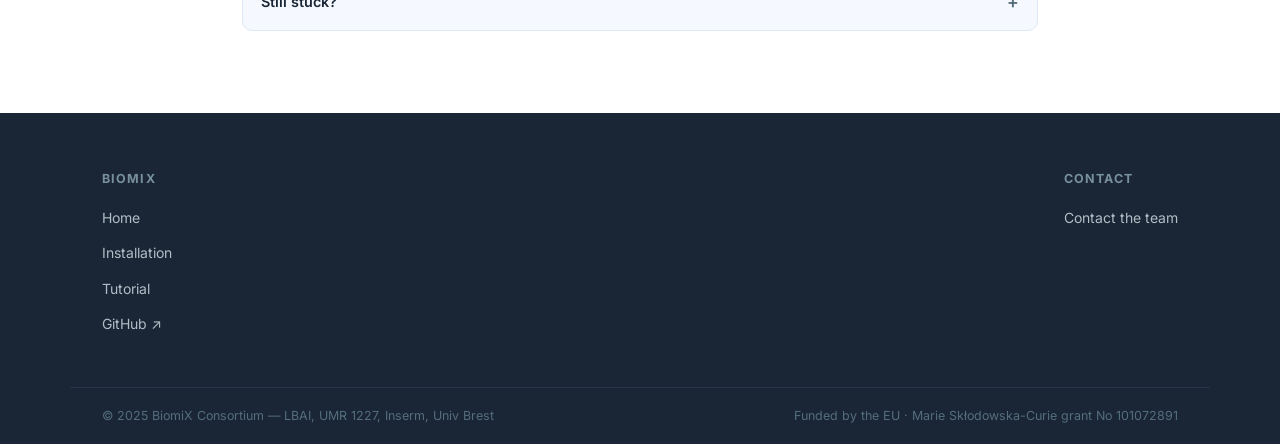
<file: Docker_Installation_Guide.html>
<!DOCTYPE html>
<html lang="en">
<head>
  <meta charset="UTF-8">
  <meta name="viewport" content="width=device-width, initial-scale=1.0">
  <title>Docker Installation Guide — BiomiX 3.0</title>
  <link rel="preconnect" href="https://fonts.googleapis.com">
  <link href="https://fonts.googleapis.com/css2?family=Inter:wght@400;500;600;700&display=swap" rel="stylesheet">
  <style>
    :root {
      --blue:       #2196f3;
      --blue-dark:  #1565c0;
      --blue-light: #e3f2fd;
      --blue-mid:   #90caf9;
      --text:       #1a2636;
      --muted:      #546e7a;
      --white:      #ffffff;
      --bg:         #f5f9ff;
      --border:     #dce8f5;
      --radius:     10px;
      --radius-lg:  18px;
      --shadow:     0 2px 16px rgba(33,150,243,0.08);
    }
    *, *::before, *::after { box-sizing: border-box; margin: 0; padding: 0; }
    html { scroll-behavior: smooth; }
    body { font-family: 'Inter', sans-serif; background: var(--white); color: var(--text); line-height: 1.6; }
    a { color: var(--blue); text-decoration: none; }
    a:hover { text-decoration: underline; }
    img { max-width: 100%; display: block; }
    code { font-family: 'JetBrains Mono','Fira Code',monospace; font-size: 0.85em; background: var(--blue-light); padding: 2px 6px; border-radius: 4px; color: var(--blue-dark); }

    /* NAV */
    .nav { position: sticky; top: 0; z-index: 100; background: rgba(255,255,255,0.95); backdrop-filter: blur(10px); border-bottom: 1px solid var(--border); box-shadow: 0 1px 8px rgba(33,150,243,0.07); }
    .nav__inner { max-width: 1140px; margin: 0 auto; padding: 0 32px; height: 62px; display: flex; align-items: center; justify-content: space-between; }
    .nav__logo { display: flex; align-items: center; gap: 10px; font-weight: 700; font-size: 1.15rem; color: var(--text); text-decoration: none; }
    .nav__logo img { height: 34px; width: auto; }
    .nav__logo-name { color: var(--blue); }
    .nav__links { display: flex; gap: 28px; list-style: none; }
    .nav__links a { color: var(--muted); font-size: 0.9rem; font-weight: 500; transition: color 0.18s; }
    .nav__links a:hover, .nav__links a.active { color: var(--blue); text-decoration: none; }
    .nav__cta { background: var(--blue); color: var(--white) !important; padding: 6px 18px; border-radius: var(--radius); font-weight: 600; font-size: 0.875rem; }
    .nav__cta:hover { background: var(--blue-dark) !important; text-decoration: none; }
    .badge { display: inline-block; font-size: 0.65rem; font-weight: 700; text-transform: uppercase; letter-spacing: 0.05em; padding: 2px 7px; border-radius: 20px; vertical-align: middle; margin-left: 5px; }
    .badge--new { background: var(--blue-light); color: var(--blue); border: 1px solid var(--blue-mid); }

    /* LAYOUT */
    .section { padding: 48px 0; }
    .section--alt { background: var(--bg); }
    .container { max-width: 860px; margin: 0 auto; padding: 0 32px; }

    /* PAGE HEADER */
    .page-header { padding: 40px 0 8px; }
    .breadcrumb { font-size: 0.85rem; color: var(--muted); margin-bottom: 14px; }
    .breadcrumb a { color: var(--blue); }
    .page-header__eyebrow { font-size: 0.8rem; font-weight: 600; text-transform: uppercase; letter-spacing: 0.12em; color: var(--blue); margin-bottom: 12px; }
    .page-header h1 { font-size: clamp(1.8rem, 4vw, 2.4rem); color: var(--text); margin-bottom: 14px; }
    .page-header p { color: var(--muted); font-size: 1rem; max-width: 64ch; }

    /* PLATFORM PILLS */
    .platform-jump { display: flex; gap: 12px; flex-wrap: wrap; margin: 24px 0 8px; }
    .platform-jump a { display: flex; align-items: center; gap: 8px; background: var(--white); border: 1px solid var(--border); border-radius: 40px; padding: 8px 20px; font-size: 0.875rem; font-weight: 600; color: var(--text); box-shadow: var(--shadow); transition: all 0.18s; }
    .platform-jump a:hover { border-color: var(--blue); color: var(--blue); text-decoration: none; transform: translateY(-1px); }

    /* ACCORDION */
    .accordion { border: 1px solid var(--border); border-radius: var(--radius-lg); overflow: hidden; box-shadow: var(--shadow); margin-bottom: 16px; scroll-margin-top: 80px; }
    .accordion__header { display: flex; align-items: center; justify-content: space-between; gap: 16px; width: 100%; background: var(--white); border: none; cursor: pointer; padding: 20px 26px; text-align: left; font-family: 'Inter', sans-serif; transition: background 0.15s; }
    .accordion__header:hover { background: var(--bg); }
    .accordion.open .accordion__header { background: var(--bg); border-bottom: 1px solid var(--border); }
    .accordion__title { display: flex; align-items: center; gap: 12px; }
    .accordion__title .emoji { font-size: 1.3rem; }
    .accordion__title h2 { font-size: 1.1rem; font-weight: 700; color: var(--text); }
    .accordion__chevron { width: 20px; height: 20px; flex-shrink: 0; transition: transform 0.2s; color: var(--muted); }
    .accordion.open .accordion__chevron { transform: rotate(180deg); }
    .accordion__body { max-height: 0; overflow: hidden; transition: max-height 0.35s ease; }
    .accordion.open .accordion__body { max-height: 5000px; }
    .accordion__content { padding: 28px 32px 36px; }

    /* STEP LIST */
    .steps { list-style: none; counter-reset: step; display: flex; flex-direction: column; gap: 20px; margin: 16px 0; }
    .steps > li { counter-increment: step; position: relative; padding-left: 44px; }
    .steps > li::before { content: counter(step); position: absolute; left: 0; top: 1px; width: 28px; height: 28px; border-radius: 50%; background: var(--blue); color: var(--white); font-size: 0.82rem; font-weight: 700; display: flex; align-items: center; justify-content: center; }
    .steps > li strong { color: var(--text); font-size: 0.95rem; display: block; margin-bottom: 4px; }
    .steps > li p { color: var(--muted); font-size: 0.88rem; margin: 0; }

    /* CODE BLOCKS */
    .code-block { position: relative; margin: 10px 0 4px; }
    pre { background: #1e2a3a; color: #90caf9; border-radius: var(--radius); padding: 16px 20px; font-family: 'JetBrains Mono','Fira Code',monospace; font-size: 0.82rem; overflow-x: auto; line-height: 1.65; scrollbar-width: thin; scrollbar-color: #3a4f6a #1e2a3a; }
    pre::-webkit-scrollbar { height: 6px; }
    pre::-webkit-scrollbar-track { background: #1e2a3a; border-radius: 3px; }
    pre::-webkit-scrollbar-thumb { background: #3a4f6a; border-radius: 3px; }
    pre code { background: none; padding: 0; color: inherit; display: block; width: max-content; min-width: 100%; }
    .copy-btn { position: absolute; top: 9px; right: 9px; display: flex; align-items: center; gap: 5px; background: rgba(255,255,255,0.08); color: #90caf9; border: 1px solid rgba(255,255,255,0.15); border-radius: 6px; padding: 4px 9px; font-size: 0.72rem; font-family: 'Inter', sans-serif; font-weight: 500; cursor: pointer; transition: all 0.15s; }
    .copy-btn:hover { background: rgba(255,255,255,0.16); color: #fff; }
    .copy-btn svg { width: 12px; height: 12px; }
    .copy-btn.copied { color: #66bb6a; border-color: rgba(102,187,106,0.4); }

    /* NOTE */
    .note { display: flex; gap: 12px; background: var(--blue-light); border: 1px solid var(--blue-mid); border-radius: var(--radius); padding: 12px 16px; margin: 14px 0; font-size: 0.87rem; }
    .note p { color: var(--blue-dark); margin: 0; }
    .note--warn { background: #fff8e1; border-color: #ffe082; }
    .note--warn p { color: #e65100; }

    /* TROUBLESHOOTING */
    .ts-section { margin-top: 8px; }
    details.ts-item { background: var(--bg); border: 1px solid var(--border); border-radius: var(--radius); padding: 14px 18px; margin-bottom: 10px; cursor: pointer; }
    details.ts-item summary { font-weight: 600; font-size: 0.9rem; color: var(--text); list-style: none; display: flex; align-items: center; justify-content: space-between; }
    details.ts-item summary::after { content: '+'; font-size: 1.1rem; color: var(--muted); }
    details.ts-item[open] summary::after { content: '×'; }
    details.ts-item p { margin-top: 10px; color: var(--muted); font-size: 0.875rem; }

    /* COMPARE TABLE */
    .compare-table { width: 100%; border-collapse: collapse; margin: 14px 0; font-size: 0.86rem; }
    .compare-table th, .compare-table td { border: 1px solid var(--border); padding: 10px 14px; text-align: left; }
    .compare-table th { background: var(--blue-light); color: var(--blue-dark); font-weight: 600; }
    .compare-table tr:nth-child(even) td { background: var(--bg); }

    /* FOOTER */
    .footer { background: #1a2636; padding: 56px 0 0; margin-top: 24px; }
    .footer__inner { max-width: 1140px; margin: 0 auto; padding: 0 32px 40px; display: flex; justify-content: space-between; gap: 32px; flex-wrap: wrap; }
    .footer__col h4 { font-size: 0.78rem; text-transform: uppercase; letter-spacing: 0.09em; color: #78909c; margin-bottom: 16px; }
    .footer__col ul { list-style: none; }
    .footer__col ul li { margin-bottom: 10px; }
    .footer__col ul a { color: #b0bec5; font-size: 0.875rem; }
    .footer__col ul a:hover { color: var(--white); text-decoration: none; }
    .footer__bottom { max-width: 1140px; margin: 0 auto; padding: 18px 32px; border-top: 1px solid #263545; font-size: 0.78rem; color: #546e7a; display: flex; justify-content: space-between; flex-wrap: wrap; gap: 8px; }

    @media (max-width: 700px) { .nav__links { display: none; } .accordion__content { padding: 20px 18px 28px; } }
  </style>
</head>
<body>

<!-- NAV -->
<nav class="nav">
  <div class="nav__inner">
    <a href="index.html" class="nav__logo">
      <img src="BiomiX_logo3.png" alt="BiomiX logo" onerror="this.style.display='none'">
      <span class="nav__logo-name">BiomiX</span>
      <span class="badge badge--new">3.0</span>
    </a>
    <ul class="nav__links">
      <li><a href="index.html">Home</a></li>
      <li><a href="Installation.html">Installation</a></li>
      <li><a href="Tutorial.html">Tutorial</a></li>
      <li><a href="Single-omics_analysis.html">Single-omics</a></li>
      <li><a href="Integration_analysis.html">Integration</a></li>
      <li><a href="Parameters_and_interface.html">Parameters</a></li>
      
      <li><a href="about_us.html">About</a></li>
      <li><a href="https://github.com/BiomiX-consortium/BiomiX2.5" target="_blank" class="nav__cta">GitHub ↗</a></li>
    </ul>
  </div>
</nav>

<!-- PAGE HEADER -->
<section class="page-header">
  <div class="container">
    <p class="breadcrumb"><a href="Installation.html">Installation</a> &nbsp;›&nbsp; Docker setup</p>
    <p class="page-header__eyebrow">Step 0 — Prerequisite</p>
    <h1>Installing Docker</h1>
    <p>Before launching BiomiX 3.0, Docker must be installed on your system. The process differs slightly by platform — select yours below.</p>
    <div class="platform-jump">
      <a href="#windows">
        <svg width="15" height="15" viewBox="0 0 24 24" fill="currentColor"><path d="M0 3.449L9.75 2.1v9.451H0m10.949-9.602L24 0v11.4H10.949M0 12.6h9.75v9.451L0 20.699M10.949 12.6H24V24l-12.9-1.801"/></svg>
        Windows
      </a>
      <a href="#macos">
        <svg width="15" height="15" viewBox="0 0 24 24" fill="currentColor"><path d="M18.71 19.5c-.83 1.24-1.71 2.45-3.05 2.47-1.34.03-1.77-.79-3.29-.79-1.53 0-2 .77-3.27.82-1.31.05-2.3-1.32-3.14-2.53C4.25 17 2.94 12.45 4.7 9.39c.87-1.52 2.43-2.48 4.12-2.51 1.28-.02 2.5.87 3.29.87.78 0 2.26-1.07 3.8-.91.65.03 2.47.26 3.64 1.98-.09.06-2.17 1.28-2.15 3.81.03 3.02 2.65 4.03 2.68 4.04-.03.07-.42 1.44-1.38 2.83M13 3.5c.73-.83 1.94-1.46 2.94-1.5.13 1.17-.34 2.35-1.04 3.19-.69.85-1.83 1.51-2.95 1.42-.15-1.15.41-2.35 1.05-3.11z"/></svg>
        macOS
      </a>
      <a href="#linux">
        <svg width="15" height="15" viewBox="0 0 24 24" fill="currentColor"><path d="M12 2C8.5 2 7 4.5 7 7c0 1.5.4 2.8 1 3.8C6.2 12 5 13.8 5 16c0 2.8 1.8 4.5 4 5.3V22h6v-.7c2.2-.8 4-2.5 4-5.3 0-2.2-1.2-4-2.98-5.18C16.6 9.8 17 8.5 17 7c0-2.5-1.5-5-5-5zm0 2c2.2 0 3 1.8 3 3 0 1-.3 2-.8 2.7-.4.5-.4 1.2.1 1.6C15.4 12.2 17 13.9 17 16c0 2.2-1.8 3.5-5 3.5S7 18.2 7 16c0-2.1 1.6-3.8 2.7-4.7.5-.4.5-1.1.1-1.6C9.3 9 9 8 9 7c0-1.2.8-3 3-3zm-1 3a1 1 0 100 2 1 1 0 000-2zm2 0a1 1 0 100 2 1 1 0 000-2z"/></svg>
        Linux (Ubuntu)
      </a>
      <a href="#troubleshooting">🛠 Troubleshooting</a>
    </div>
  </div>
</section>

<!-- ACCORDIONS -->
<section class="section">
  <div class="container">

    <!-- WINDOWS -->
    <div class="accordion" id="windows">
      <button class="accordion__header" onclick="toggleAccordion(this)">
        <span class="accordion__title">
          <svg class="emoji" width="22" height="22" viewBox="0 0 24 24" fill="#2196f3"><path d="M0 3.449L9.75 2.1v9.451H0m10.949-9.602L24 0v11.4H10.949M0 12.6h9.75v9.451L0 20.699M10.949 12.6H24V24l-12.9-1.801"/></svg>
          <h2>Windows</h2>
        </span>
        <svg class="accordion__chevron" viewBox="0 0 24 24" fill="none" stroke="currentColor" stroke-width="2"><path d="M6 9l6 6 6-6"/></svg>
      </button>
      <div class="accordion__body">
        <div class="accordion__content">

          <div class="note">
            <span>💡</span>
            <p>Requires Windows 10 (build 19045 or newer) or Windows 11, 64-bit, with at least 4 GB RAM. The installer handles all dependencies automatically.</p>
          </div>

          <ol class="steps">
            <li>
              <strong>Install WSL</strong>
              <p>Download and install from the powershell. Copy and paste the WSL installation command.              
              <div class="code-block">
                <button class="copy-btn" onclick="copyCode(this,'win-verify')"><svg viewBox="0 0 24 24" fill="none" stroke="currentColor" stroke-width="2"><rect x="9" y="9" width="13" height="13" rx="2"/><path d="M5 15H4a2 2 0 0 1-2-2V4a2 2 0 0 1 2-2h9a2 2 0 0 1 2 2v1"/></svg><span>Copy</span></button>
                <pre id="win-verify"><code>wsl --install</code></pre>
              </div></p>
            </li>
            <li>
              <strong>Download Docker Desktop</strong>
              <p>Go to <a href="https://www.docker.com/products/docker-desktop/" target="_blank">docker.com/products/docker-desktop</a> and download the Windows installer (choose x64 or ARM64 based on your processor).</p>
            </li>
            <li>
              <strong>Run the installer</strong>
              <p>Double-click <code>Docker Desktop Installer.exe</code> and follow the setup wizard, keeping the default options selected.</p>
            </li>
            <li>
              <strong>Restart if prompted</strong>
              <p>The installer may ask you to restart your computer. Do so before continuing.</p>
            </li>
            <li>
              <strong>Launch Docker Desktop and verify</strong>
              <p>Open Docker Desktop from the Start menu and accept the terms of service. Once the whale icon in the system tray is stable, open PowerShell or CMD and run:</p>
              <div class="code-block">
                <button class="copy-btn" onclick="copyCode(this,'win-verify')"><svg viewBox="0 0 24 24" fill="none" stroke="currentColor" stroke-width="2"><rect x="9" y="9" width="13" height="13" rx="2"/><path d="M5 15H4a2 2 0 0 1-2-2V4a2 2 0 0 1 2-2h9a2 2 0 0 1 2 2v1"/></svg><span>Copy</span></button>
                <pre id="win-verify"><code>docker run hello-world</code></pre>
              </div>
              <p>A welcome message from Docker confirms the installation is working.</p>
            </li>
          </ol>

          <div class="note note--warn" style="margin-top:20px;">
            <span>⚠️</span>
            <p>If Docker does not start, see the troubleshooting section below.</p>
          </div>

        </div>
      </div>
    </div>

    <!-- MACOS -->
    <div class="accordion" id="macos">
      <button class="accordion__header" onclick="toggleAccordion(this)">
        <span class="accordion__title">
          <svg class="emoji" width="22" height="22" viewBox="0 0 24 24" fill="#2196f3"><path d="M18.71 19.5c-.83 1.24-1.71 2.45-3.05 2.47-1.34.03-1.77-.79-3.29-.79-1.53 0-2 .77-3.27.82-1.31.05-2.3-1.32-3.14-2.53C4.25 17 2.94 12.45 4.7 9.39c.87-1.52 2.43-2.48 4.12-2.51 1.28-.02 2.5.87 3.29.87.78 0 2.26-1.07 3.8-.91.65.03 2.47.26 3.64 1.98-.09.06-2.17 1.28-2.15 3.81.03 3.02 2.65 4.03 2.68 4.04-.03.07-.42 1.44-1.38 2.83M13 3.5c.73-.83 1.94-1.46 2.94-1.5.13 1.17-.34 2.35-1.04 3.19-.69.85-1.83 1.51-2.95 1.42-.15-1.15.41-2.35 1.05-3.11z"/></svg>
          <h2>macOS</h2>
        </span>
        <svg class="accordion__chevron" viewBox="0 0 24 24" fill="none" stroke="currentColor" stroke-width="2"><path d="M6 9l6 6 6-6"/></svg>
      </button>
      <div class="accordion__body">
        <div class="accordion__content">

          <div class="note">
            <span>💡</span>
            <p>Requires macOS 13 (Ventura) or later. Available for both Apple Silicon (M1/M2/M3/M4) and Intel. To check your chip: Apple menu → About This Mac.</p>
          </div>

          <ol class="steps">
            <li>
              <strong>Download Docker Desktop</strong>
              <p>Go to <a href="https://www.docker.com/products/docker-desktop/" target="_blank">docker.com/products/docker-desktop</a> and download the correct build for your chip: Apple Silicon or Intel.</p>
            </li>
            <li>
              <strong>Install Docker Desktop</strong>
              <p>Open the downloaded <code>.dmg</code> file and drag the Docker icon into your Applications folder.</p>
            </li>
            <li>
              <strong>Complete the first-launch setup</strong>
              <p>Open Docker Desktop from Applications or Launchpad. Accept the terms of service and grant any permissions it requests. Docker will finish configuring itself automatically.</p>
            </li>
            <li>
              <strong>Verify the installation</strong>
              <p>Once the whale icon in the menu bar is stable, open Terminal and run:</p>
              <div class="code-block">
                <button class="copy-btn" onclick="copyCode(this,'mac-verify')"><svg viewBox="0 0 24 24" fill="none" stroke="currentColor" stroke-width="2"><rect x="9" y="9" width="13" height="13" rx="2"/><path d="M5 15H4a2 2 0 0 1-2-2V4a2 2 0 0 1 2-2h9a2 2 0 0 1 2 2v1"/></svg><span>Copy</span></button>
                <pre id="mac-verify"><code>docker run hello-world</code></pre>
              </div>
              <p>A welcome message from Docker confirms the installation is working.</p>
            </li>
          </ol>

        </div>
      </div>
    </div>

    <!-- LINUX -->
    <div class="accordion" id="linux">
      <button class="accordion__header" onclick="toggleAccordion(this)">
        <span class="accordion__title">
          <svg class="emoji" width="22" height="22" viewBox="0 0 24 24" fill="#2196f3"><path d="M12 2C8.5 2 7 4.5 7 7c0 1.5.4 2.8 1 3.8C6.2 12 5 13.8 5 16c0 2.8 1.8 4.5 4 5.3V22h6v-.7c2.2-.8 4-2.5 4-5.3 0-2.2-1.2-4-2.98-5.18C16.6 9.8 17 8.5 17 7c0-2.5-1.5-5-5-5zm0 2c2.2 0 3 1.8 3 3 0 1-.3 2-.8 2.7-.4.5-.4 1.2.1 1.6C15.4 12.2 17 13.9 17 16c0 2.2-1.8 3.5-5 3.5S7 18.2 7 16c0-2.1 1.6-3.8 2.7-4.7.5-.4.5-1.1.1-1.6C9.3 9 9 8 9 7c0-1.2.8-3 3-3zm-1 3a1 1 0 100 2 1 1 0 000-2zm2 0a1 1 0 100 2 1 1 0 000-2z"/></svg>
          <h2>Linux (Ubuntu)</h2>
        </span>
        <svg class="accordion__chevron" viewBox="0 0 24 24" fill="none" stroke="currentColor" stroke-width="2"><path d="M6 9l6 6 6-6"/></svg>
      </button>
      <div class="accordion__body">
        <div class="accordion__content">

          <div class="note">
            <span>💡</span>
            <p>On Linux, Docker Engine is installed directly from the command line — no desktop application needed, and no virtual machine required. Supported: Ubuntu 22.04, 24.04, 26.04 LTS (x86_64 or arm64). Instructions from the <a href="https://docs.docker.com/engine/install/ubuntu/" target="_blank">official Docker documentation</a>.</p>
          </div>

          <ol class="steps">
            <li>
              <strong>Install Docker using the convenience script</strong>
              <p>Docker provides an official install script that handles everything automatically. Run the following two commands in your terminal:</p>
              <div class="code-block">
                <button class="copy-btn" onclick="copyCode(this,'lin-install')"><svg viewBox="0 0 24 24" fill="none" stroke="currentColor" stroke-width="2"><rect x="9" y="9" width="13" height="13" rx="2"/><path d="M5 15H4a2 2 0 0 1-2-2V4a2 2 0 0 1 2-2h9a2 2 0 0 1 2 2v1"/></svg><span>Copy</span></button>
                <pre id="lin-install"><code>curl -fsSL https://get.docker.com -o get-docker.sh
sudo sh get-docker.sh</code></pre>
              </div>
            </li>
            <li>
              <strong>Run Docker without sudo (recommended)</strong>
              <p>Add your user to the <code>docker</code> group so you do not need to type <code>sudo</code> before every Docker command. Log out and back in after running this:</p>
              <div class="code-block">
                <button class="copy-btn" onclick="copyCode(this,'lin-group')"><svg viewBox="0 0 24 24" fill="none" stroke="currentColor" stroke-width="2"><rect x="9" y="9" width="13" height="13" rx="2"/><path d="M5 15H4a2 2 0 0 1-2-2V4a2 2 0 0 1 2-2h9a2 2 0 0 1 2 2v1"/></svg><span>Copy</span></button>
                <pre id="lin-group"><code>sudo usermod -aG docker $USER</code></pre>
              </div>
            </li>
            <li>
              <strong>Verify the installation</strong>
              <p>Open a new terminal session and run:</p>
              <div class="code-block">
                <button class="copy-btn" onclick="copyCode(this,'lin-verify')"><svg viewBox="0 0 24 24" fill="none" stroke="currentColor" stroke-width="2"><rect x="9" y="9" width="13" height="13" rx="2"/><path d="M5 15H4a2 2 0 0 1-2-2V4a2 2 0 0 1 2-2h9a2 2 0 0 1 2 2v1"/></svg><span>Copy</span></button>
                <pre id="lin-verify"><code>docker run hello-world</code></pre>
              </div>
              <p>A welcome message from Docker confirms the installation is working.</p>
            </li>
          </ol>

          <!-- Manual method collapsible -->
          <button class="advanced-toggle" style="margin-top:28px; background:none; border:1px solid var(--border); border-radius:var(--radius); padding:12px 18px; width:100%; text-align:left; font-family:Inter,sans-serif; font-size:0.875rem; font-weight:600; color:var(--muted); cursor:pointer; display:flex; align-items:center; justify-content:space-between;" onclick="toggleManual(this)">
            <span>Advanced: manual installation via apt repository</span>
            <svg width="18" height="18" viewBox="0 0 24 24" fill="none" stroke="currentColor" stroke-width="2" style="transition:transform 0.2s; flex-shrink:0;"><path d="M6 9l6 6 6-6"/></svg>
          </button>
          <div id="manual-apt" style="display:none; padding-top:20px;">
            <p style="color:var(--muted); font-size:0.875rem; margin-bottom:14px;">For users who prefer to install from the official Docker apt repository instead of the convenience script.</p>
            <div class="code-block">
              <button class="copy-btn" onclick="copyCode(this,'lin-apt')"><svg viewBox="0 0 24 24" fill="none" stroke="currentColor" stroke-width="2"><rect x="9" y="9" width="13" height="13" rx="2"/><path d="M5 15H4a2 2 0 0 1-2-2V4a2 2 0 0 1 2-2h9a2 2 0 0 1 2 2v1"/></svg><span>Copy</span></button>
              <pre id="lin-apt"><code># Add Docker's official GPG key
sudo apt update
sudo apt install -y ca-certificates curl
sudo install -m 0755 -d /etc/apt/keyrings
sudo curl -fsSL https://download.docker.com/linux/ubuntu/gpg -o /etc/apt/keyrings/docker.asc
sudo chmod a+r /etc/apt/keyrings/docker.asc

# Add the Docker repository
sudo tee /etc/apt/sources.list.d/docker.sources &lt;&lt;EOF
Types: deb
URIs: https://download.docker.com/linux/ubuntu
Suites: $(. /etc/os-release && echo "${UBUNTU_CODENAME:-$VERSION_CODENAME}")
Components: stable
Architectures: $(dpkg --print-architecture)
Signed-By: /etc/apt/keyrings/docker.asc
EOF

# Install Docker Engine
sudo apt update
sudo apt install -y docker-ce docker-ce-cli containerd.io docker-buildx-plugin docker-compose-plugin</code></pre>
            </div>
            <p style="color:var(--muted); font-size:0.82rem; margin-top:8px;">Full reference: <a href="https://docs.docker.com/engine/install/ubuntu/" target="_blank">docs.docker.com/engine/install/ubuntu</a></p>
          </div>

        </div>
      </div>
    </div>

  </div>
</section>

<!-- PLATFORM COMPARISON -->
<section class="section section--alt">
  <div class="container">
    <h2 style="font-size:1.2rem; margin-bottom:14px; color:var(--text);">Platform summary</h2>
    <table class="compare-table">
      <thead>
        <tr><th>Platform</th><th>Component installed</th><th>Requires VM</th><th>Recommended for BiomiX</th></tr>
      </thead>
      <tbody>
        <tr><td>Windows</td><td>Docker Desktop</td><td>Yes (WSL 2, managed automatically)</td><td>Yes</td></tr>
        <tr><td>macOS</td><td>Docker Desktop</td><td>Yes (Apple Virtualization Framework)</td><td>Yes</td></tr>
        <tr><td>Linux (Ubuntu)</td><td>Docker Engine</td><td>No (native)</td><td>Yes, primary environment</td></tr>
      </tbody>
    </table>
    <div style="margin-top:24px; text-align:center;">
      <a href="Installation.html" style="display:inline-flex; align-items:center; gap:8px; background:var(--blue); color:#fff; padding:10px 24px; border-radius:var(--radius); font-weight:600; font-size:0.9rem; text-decoration:none;">
        ← Back to BiomiX installation
      </a>
    </div>
  </div>
</section>

<!-- TROUBLESHOOTING -->
<section class="section" id="troubleshooting">
  <div class="container">
    <h2 style="font-size:1.2rem; margin-bottom:6px; color:var(--text);">Troubleshooting</h2>
    <p style="color:var(--muted); font-size:0.9rem; margin-bottom:20px;">Common issues and how to fix them.</p>

    <div class="ts-section">

      <details class="ts-item">
        <summary>Docker does not start on Windows</summary>
        <p>WSL 2 may not be installed or up to date. Open PowerShell as Administrator and run <code>wsl --install</code> or <code>wsl --update</code>, then restart your computer and try again.</p>
      </details>

      <details class="ts-item">
        <summary>Docker does not start on Windows, virtualization error</summary>
        <p>First, make sure WSL 2 is installed and up to date. Open PowerShell as Administrator and run:</p>
        <div class="code-block" style="margin-top:8px;">
          <button class="copy-btn" onclick="copyCode(this,'ts-wsl')"><svg viewBox="0 0 24 24" fill="none" stroke="currentColor" stroke-width="2"><rect x="9" y="9" width="13" height="13" rx="2"/><path d="M5 15H4a2 2 0 0 1-2-2V4a2 2 0 0 1 2-2h9a2 2 0 0 1 2 2v1"/></svg><span>Copy</span></button>
          <pre id="ts-wsl"><code>wsl --install
wsl --update</code></pre>
        </div>
        <p style="margin-top:10px;">Restart your computer and try launching Docker Desktop again. If the problem persists, hardware virtualization may be disabled in your BIOS. To check: open Task Manager (Ctrl+Shift+Esc), go to the Performance tab, click CPU, and look for "Virtualization: Enabled". If it shows Disabled, you need to enable it in your BIOS/UEFI settings (usually under CPU or Advanced settings). The exact steps depend on your motherboard, search for your model + "enable virtualization BIOS".</p>
      </details>

      <details class="ts-item">
        <summary>Cannot connect to the Docker daemon (Linux)</summary>
        <p>The Docker service may not be running. Start it with <code>sudo systemctl start docker</code> and check its status with <code>sudo systemctl status docker</code>. To make it start automatically at boot: <code>sudo systemctl enable docker</code>.</p>
      </details>

      <details class="ts-item">
        <summary>Permission denied when running Docker (Linux)</summary>
        <p>You skipped the step adding your user to the <code>docker</code> group. Run <code>sudo usermod -aG docker $USER</code>, then log out and back in. Until then, prefix every Docker command with <code>sudo</code>.</p>
      </details>

      <details class="ts-item">
        <summary>Some CLI tools fail on Mac with Apple Silicon (M1/M2/M3/M4)</summary>
        <p>Install Rosetta 2 for compatibility with tools built for Intel: open Terminal and run <code>softwareupdate --install-rosetta</code>.</p>
      </details>

      <details class="ts-item">
        <summary>Still stuck?</summary>
        <p>Open an issue on the <a href="https://github.com/BiomiX-consortium/BiomiX2.5/issues" target="_blank">BiomiX issue tracker</a> or <a href="about_us.html">contact the team</a> directly.</p>
      </details>

    </div>
  </div>
</section>

<!-- FOOTER -->
<footer class="footer">
  <div class="footer__inner">
    <div class="footer__col">
      <h4>BiomiX</h4>
      <ul>
        <li><a href="index.html">Home</a></li>
        <li><a href="Installation.html">Installation</a></li>
        <li><a href="Tutorial.html">Tutorial</a></li>
        <li><a href="https://github.com/BiomiX-consortium/BiomiX2.5" target="_blank">GitHub ↗</a></li>
      </ul>
    </div>
    <div class="footer__col">
      <h4>Contact</h4>
      <ul>
        <li><a href="about_us.html">Contact the team</a></li>
      </ul>
    </div>
  </div>
  <div class="footer__bottom">
    <span>© 2025 BiomiX Consortium — LBAI, UMR 1227, Inserm, Univ Brest</span>
    <span>Funded by the EU · Marie Skłodowska-Curie grant No 101072891</span>
  </div>
</footer>

<script>
  function toggleManual(btn) {
    const body = document.getElementById('manual-apt');
    const icon = btn.querySelector('svg');
    if (body.style.display === 'none') {
      body.style.display = 'block';
      icon.style.transform = 'rotate(180deg)';
    } else {
      body.style.display = 'none';
      icon.style.transform = 'rotate(0deg)';
    }
  }

  function toggleAccordion(btn) {
    btn.closest('.accordion').classList.toggle('open');
  }

  function copyCode(btn, elId) {
    const el = document.getElementById(elId);
    const text = el.innerText || el.textContent;
    navigator.clipboard.writeText(text).then(() => {
      const label = btn.querySelector('span');
      const orig = label ? label.textContent : null;
      btn.classList.add('copied');
      if (label) label.textContent = 'Copied!';
      setTimeout(() => { btn.classList.remove('copied'); if (label && orig) label.textContent = orig; }, 1500);
    }).catch(() => {
      const r = document.createRange(); r.selectNode(el);
      window.getSelection().removeAllRanges(); window.getSelection().addRange(r);
      document.execCommand('copy'); window.getSelection().removeAllRanges();
    });
  }

  window.addEventListener('DOMContentLoaded', () => {
    const hash = window.location.hash.replace('#', '');
    if (hash) {
      const el = document.getElementById(hash);
      if (el && el.classList.contains('accordion')) {
        el.classList.add('open');
        setTimeout(() => el.scrollIntoView({ behavior: 'smooth', block: 'start' }), 100);
      }
    }
  });
</script>

</body>
</html>
</file>
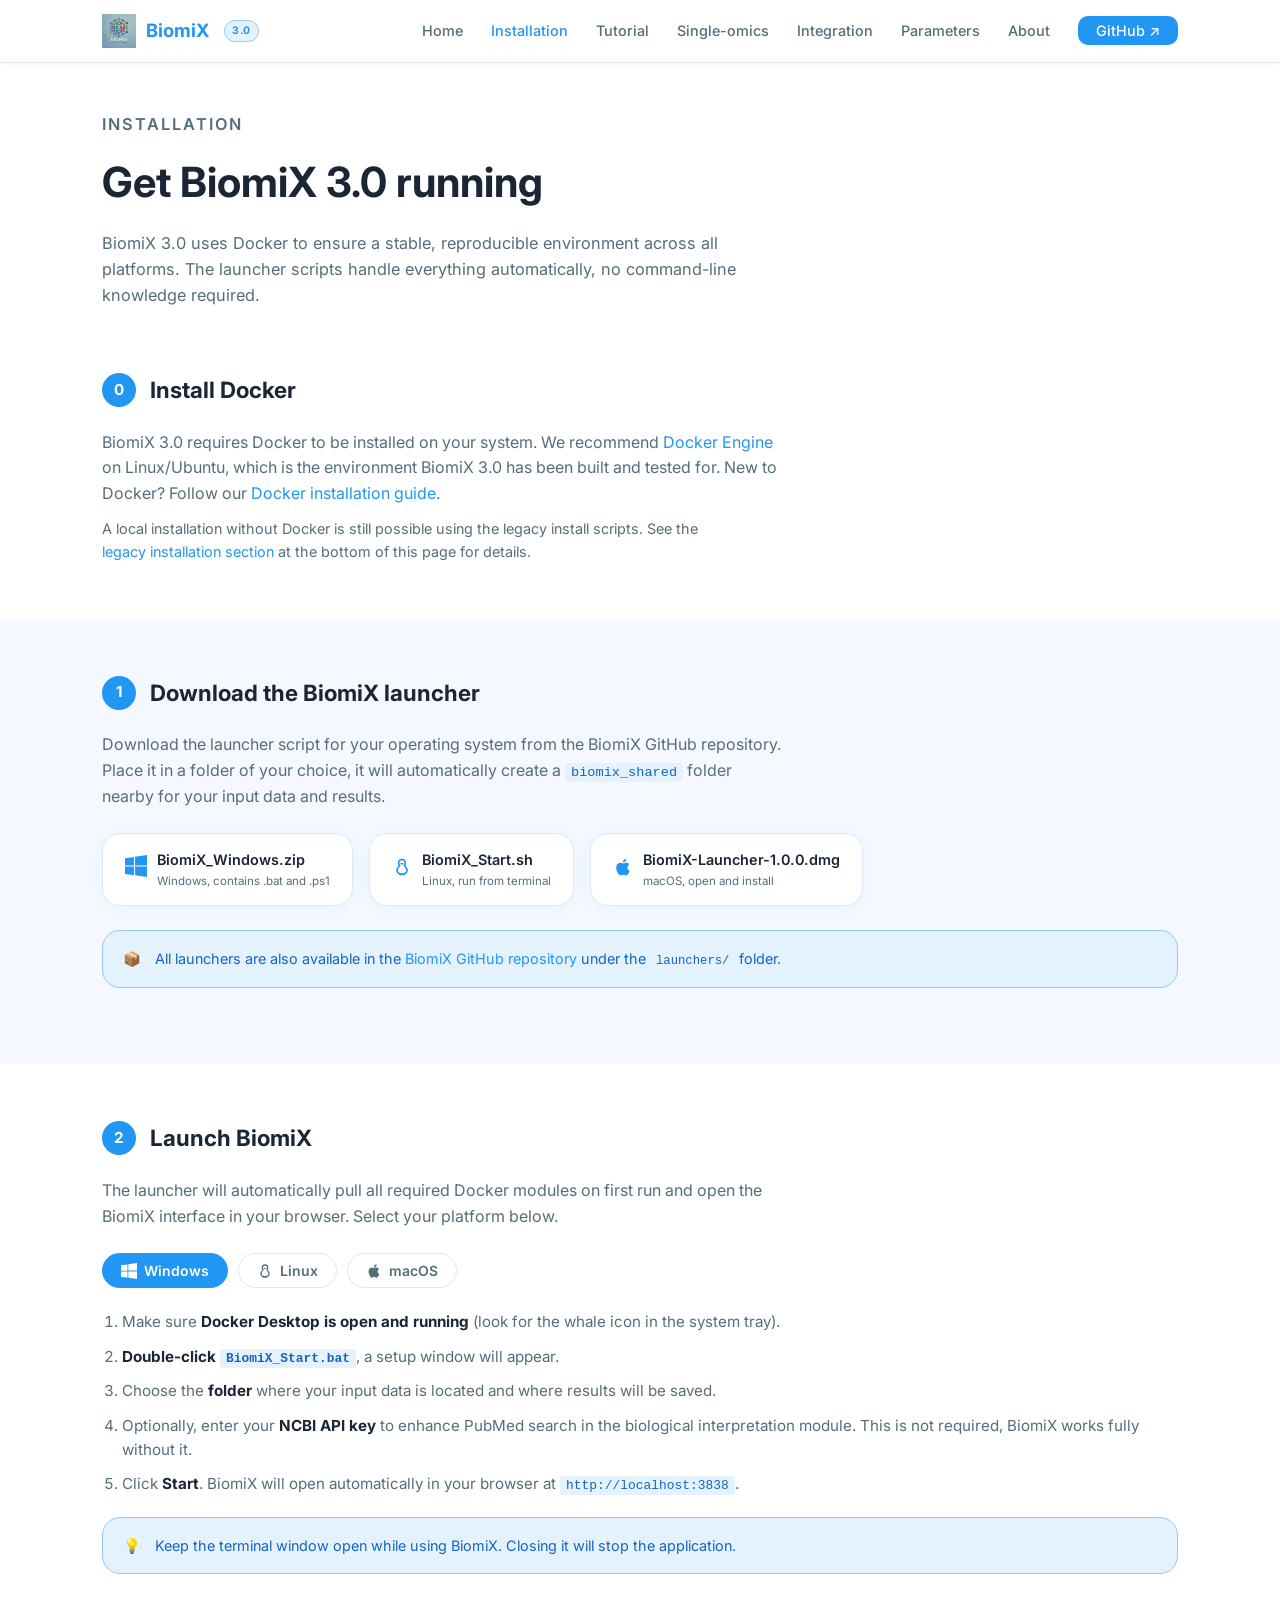
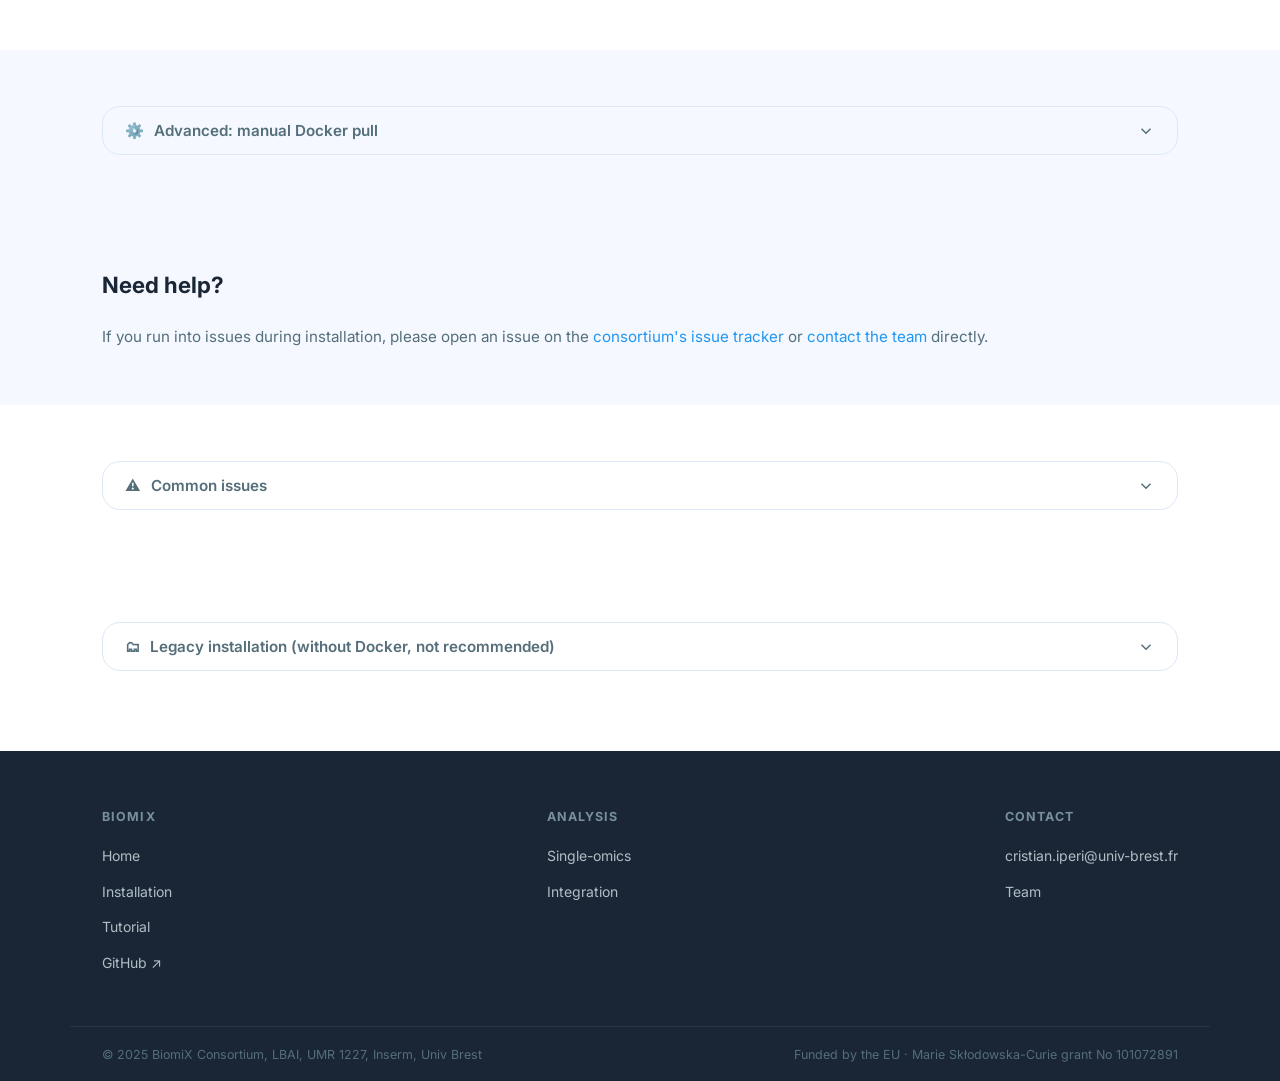
<file: Installation.html>
<!DOCTYPE html>
<html lang="en">
<head>
  <meta charset="UTF-8">
  <meta name="viewport" content="width=device-width, initial-scale=1.0">
  <title>Installation, BiomiX 3.0</title>
  <link rel="preconnect" href="https://fonts.googleapis.com">
  <link href="https://fonts.googleapis.com/css2?family=Inter:wght@400;500;600;700&display=swap" rel="stylesheet">
  <style>
    :root {
      --blue:       #2196f3;
      --blue-dark:  #1565c0;
      --blue-light: #e3f2fd;
      --blue-mid:   #90caf9;
      --text:       #1a2636;
      --muted:      #546e7a;
      --white:      #ffffff;
      --bg:         #f5f9ff;
      --border:     #dce8f5;
      --radius:     10px;
      --radius-lg:  18px;
      --shadow:     0 2px 16px rgba(33,150,243,0.08);
    }
    *, *::before, *::after { box-sizing: border-box; margin: 0; padding: 0; }
    html { scroll-behavior: smooth; }
    body { font-family: 'Inter', sans-serif; background: var(--white); color: var(--text); line-height: 1.6; }
    a { color: var(--blue); text-decoration: none; }
    a:hover { text-decoration: underline; }
    img { max-width: 100%; display: block; }
    code { font-family: 'JetBrains Mono','Fira Code',monospace; font-size: 0.85em; background: var(--blue-light); padding: 2px 6px; border-radius: 4px; color: var(--blue-dark); }

    /* NAV */
    .nav { position: sticky; top: 0; z-index: 100; background: rgba(255,255,255,0.95); backdrop-filter: blur(10px); border-bottom: 1px solid var(--border); box-shadow: 0 1px 8px rgba(33,150,243,0.07); }
    .nav__inner { max-width: 1140px; margin: 0 auto; padding: 0 32px; height: 62px; display: flex; align-items: center; justify-content: space-between; }
    .nav__logo { display: flex; align-items: center; gap: 10px; font-weight: 700; font-size: 1.15rem; color: var(--text); text-decoration: none; }
    .nav__logo img { height: 34px; width: auto; }
    .nav__logo-name { color: var(--blue); }
    .nav__links { display: flex; gap: 28px; list-style: none; }
    .nav__links a { color: var(--muted); font-size: 0.9rem; font-weight: 500; transition: color 0.18s; }
    .nav__links a:hover, .nav__links a.active { color: var(--blue); text-decoration: none; }
    .nav__cta { background: var(--blue); color: var(--white) !important; padding: 6px 18px; border-radius: var(--radius); font-weight: 600; font-size: 0.875rem; }
    .nav__cta:hover { background: var(--blue-dark) !important; text-decoration: none; }
    .badge { display: inline-block; font-size: 0.65rem; font-weight: 700; text-transform: uppercase; letter-spacing: 0.05em; padding: 2px 7px; border-radius: 20px; vertical-align: middle; margin-left: 5px; }
    .badge--new  { background: var(--blue-light); color: var(--blue); border: 1px solid var(--blue-mid); }
    .badge--soon { background: #f1f8e9; color: #388e3c; border: 1px solid #a5d6a7; }

    /* LAYOUT */
    .section { padding: 56px 0; }
    .section--alt { background: var(--bg); }
    .container { max-width: 1140px; margin: 0 auto; padding: 0 32px; }

    /* PAGE HEADER */
    .page-header { padding: 48px 0 8px; }
    .page-header__eyebrow { font-size: 0.8rem; font-weight: 600; text-transform: uppercase; letter-spacing: 0.12em; color: var(--blue); margin-bottom: 12px; }
    .page-header h1 { font-size: clamp(1.9rem, 4vw, 2.6rem); color: var(--text); margin-bottom: 14px; }
    .page-header p { color: var(--muted); font-size: 1.02rem; max-width: 68ch; }

    /* STEP HEADER */
    .step-header { display: flex; align-items: center; gap: 14px; margin-bottom: 22px; }
    .step-number { display: inline-flex; align-items: center; justify-content: center; width: 34px; height: 34px; border-radius: 50%; background: var(--blue); color: var(--white); font-weight: 700; font-size: 0.95rem; flex-shrink: 0; }
    .step-header h2 { font-size: 1.4rem; color: var(--text); }

    /* OS TABS */
    .os-tabs { display: flex; gap: 10px; margin-bottom: 22px; flex-wrap: wrap; }
    .os-tab { display: flex; align-items: center; gap: 7px; padding: 8px 18px; border-radius: 40px; border: 1px solid var(--border); background: var(--white); font-size: 0.875rem; font-weight: 600; color: var(--muted); cursor: pointer; transition: all 0.15s; font-family: 'Inter', sans-serif; }
    .os-tab:hover { border-color: var(--blue); color: var(--blue); }
    .os-tab.active { background: var(--blue); color: var(--white); border-color: var(--blue); }
    .os-panel { display: none; }
    .os-panel.active { display: block; }

    /* CODE BLOCKS */
    .code-block { position: relative; margin: 12px 0 16px; }
    pre { background: #1e2a3a; color: #90caf9; border-radius: var(--radius-lg); padding: 20px 24px; font-family: 'JetBrains Mono','Fira Code',monospace; font-size: 0.875rem; overflow-x: auto; line-height: 1.7; }
    pre code { background: none; padding: 0; color: inherit; font-size: inherit; }
    .copy-btn { position: absolute; top: 10px; right: 10px; display: flex; align-items: center; gap: 5px; background: rgba(255,255,255,0.08); color: #90caf9; border: 1px solid rgba(255,255,255,0.15); border-radius: 6px; padding: 4px 10px; font-size: 0.72rem; font-family: 'Inter', sans-serif; font-weight: 500; cursor: pointer; transition: all 0.15s; }
    .copy-btn:hover { background: rgba(255,255,255,0.16); color: #fff; }
    .copy-btn svg { width: 12px; height: 12px; }
    .copy-btn.copied { color: #66bb6a; border-color: rgba(102,187,106,0.4); }

    /* DOWNLOAD BUTTONS */
    .download-grid { display: flex; gap: 16px; flex-wrap: wrap; margin-top: 8px; }
    .download-btn { display: inline-flex; align-items: center; gap: 10px; background: var(--white); border: 1px solid var(--border); border-radius: var(--radius-lg); padding: 14px 22px; font-weight: 600; font-size: 0.9rem; color: var(--text); box-shadow: var(--shadow); transition: all 0.18s; text-decoration: none; }
    .download-btn:hover { border-color: var(--blue); color: var(--blue); transform: translateY(-2px); text-decoration: none; }
    .download-btn__icon { font-size: 1.3rem; }
    .download-btn__sub { font-size: 0.72rem; font-weight: 400; color: var(--muted); display: block; margin-top: 1px; }

    /* CALLOUT */
    .callout { display: flex; gap: 14px; background: var(--blue-light); border: 1px solid var(--blue-mid); border-radius: var(--radius-lg); padding: 16px 20px; margin: 20px 0; font-size: 0.9rem; }
    .callout p { color: var(--blue-dark); margin: 0; }
    .callout--green { background: #f1f8e9; border-color: #a5d6a7; }
    .callout--green p { color: #2e7d32; }

    /* ADVANCED (collapsible) */
    .advanced-toggle { display: flex; align-items: center; gap: 10px; background: none; border: 1px solid var(--border); border-radius: var(--radius-lg); padding: 14px 22px; width: 100%; text-align: left; font-family: 'Inter', sans-serif; font-size: 0.95rem; font-weight: 600; color: var(--muted); cursor: pointer; transition: all 0.18s; }
    .advanced-toggle:hover { border-color: var(--blue); color: var(--blue); }
    .advanced-toggle svg { width: 18px; height: 18px; transition: transform 0.2s; flex-shrink: 0; margin-left: auto; }
    .advanced-toggle.open svg { transform: rotate(180deg); }
    .advanced-body { display: none; padding-top: 28px; }
    .advanced-body.open { display: block; }

    /* MODULE TABLE */
    .module-table { width: 100%; border-collapse: collapse; background: var(--white); border: 1px solid var(--border); border-radius: var(--radius-lg); overflow: hidden; box-shadow: var(--shadow); }
    .module-table th { background: var(--blue-light); color: var(--blue-dark); text-align: left; font-size: 0.78rem; text-transform: uppercase; letter-spacing: 0.06em; padding: 13px 20px; font-weight: 600; }
    .module-table td { padding: 15px 20px; border-top: 1px solid var(--border); vertical-align: middle; }
    .module-table tr:hover td { background: var(--bg); }
    .module-name { font-weight: 600; color: var(--text); font-size: 0.95rem; }
    .module-desc { color: var(--muted); font-size: 0.82rem; margin-top: 2px; }
    .module-table td code { background: #1e2a3a; color: #90caf9; padding: 4px 10px; border-radius: 6px; display: inline-block; }
    .tag-required { display: inline-block; font-size: 0.68rem; font-weight: 700; text-transform: uppercase; padding: 3px 9px; border-radius: 20px; background: var(--blue-light); color: var(--blue-dark); border: 1px solid var(--blue-mid); }
    .tag-optional { display: inline-block; font-size: 0.68rem; font-weight: 600; text-transform: uppercase; padding: 3px 9px; border-radius: 20px; background: #eceff1; color: var(--muted); border: 1px solid var(--border); }

    /* PULL CELL */
    .pull-cell { display: flex; align-items: center; gap: 8px; }
    .pull-cell code { flex: 1; }
    .copy-btn--inline { position: static; flex-shrink: 0; padding: 4px 6px; background: rgba(33,150,243,0.08); color: var(--blue); border: 1px solid var(--blue-mid); }
    .copy-btn--inline:hover { background: var(--blue-light); }
    .copy-btn--inline.copied { color: #2e7d32; border-color: #a5d6a7; background: #f1f8e9; }

    /* FOOTER */
    .footer { background: #1a2636; padding: 56px 0 0; margin-top: 24px; }
    .footer__inner { max-width: 1140px; margin: 0 auto; padding: 0 32px 40px; display: flex; justify-content: space-between; gap: 32px; flex-wrap: wrap; }
    .footer__col h4 { font-size: 0.78rem; text-transform: uppercase; letter-spacing: 0.09em; color: #78909c; margin-bottom: 16px; }
    .footer__col ul { list-style: none; }
    .footer__col ul li { margin-bottom: 10px; }
    .footer__col ul a { color: #b0bec5; font-size: 0.875rem; }
    .footer__col ul a:hover { color: var(--white); text-decoration: none; }
    .footer__bottom { max-width: 1140px; margin: 0 auto; padding: 18px 32px; border-top: 1px solid #263545; font-size: 0.78rem; color: #546e7a; display: flex; justify-content: space-between; flex-wrap: wrap; gap: 8px; }

    @media (max-width: 860px) {
      .nav__links { display: none; }
      .module-table, .module-table thead, .module-table tbody, .module-table th, .module-table td, .module-table tr { display: block; }
      .module-table thead { display: none; }
      .module-table td { border-top: none; padding: 6px 16px; }
      .module-table tr { border-top: 1px solid var(--border); padding: 10px 0; }
    }
  </style>
</head>
<body>

<!-- NAV -->
<nav class="nav">
  <div class="nav__inner">
    <a href="index.html" class="nav__logo">
      <img src="BiomiX_logo3.png" alt="BiomiX logo" onerror="this.style.display='none'">
      <span class="nav__logo-name">BiomiX</span>
      <span class="badge badge--new">3.0</span>
    </a>
    <ul class="nav__links">
      <li><a href="index.html">Home</a></li>
      <li><a href="Installation.html" class="active">Installation</a></li>
      <li><a href="Tutorial.html">Tutorial</a></li>
      <li><a href="Single-omics_analysis.html">Single-omics</a></li>
      <li><a href="Integration_analysis.html">Integration</a></li>
      <li><a href="Parameters_and_interface.html">Parameters</a></li>
      <li><a href="about_us.html">About</a></li>
      <li><a href="https://github.com/BiomiX-consortium/BiomiX2.5" target="_blank" class="nav__cta">GitHub ↗</a></li>
    </ul>
  </div>
</nav>

<!-- PAGE HEADER -->
<section class="page-header">
  <div class="container">
    <p class="page-header__eyebrow">Installation</p>
    <h1>Get BiomiX 3.0 running</h1>
    <p>BiomiX 3.0 uses Docker to ensure a stable, reproducible environment across all platforms. The launcher scripts handle everything automatically, no command-line knowledge required.</p>
  </div>
</section>

<!-- STEP 0: DOCKER -->
<section class="section">
  <div class="container">
    <div class="step-header">
      <span class="step-number">0</span>
      <h2>Install Docker</h2>
    </div>
    <p style="color:var(--muted); max-width:68ch;">
      BiomiX 3.0 requires Docker to be installed on your system. We recommend
      <a href="https://docs.docker.com/engine/install/" target="_blank">Docker Engine</a> on Linux/Ubuntu,
      which is the environment BiomiX 3.0 has been built and tested for.
      New to Docker? Follow our <a href="Docker_Installation_Guide.html">Docker installation guide</a>.
    </p>
    <p style="color:var(--muted); max-width:68ch; margin-top:10px; font-size:0.9rem;">
      A local installation without Docker is still possible using the legacy install scripts.
      See the <a href="#legacy">legacy installation section</a> at the bottom of this page for details.
    </p>
  </div>
</section>

<!-- STEP 1: DOWNLOAD LAUNCHER -->
<section class="section section--alt">
  <div class="container">
    <div class="step-header">
      <span class="step-number">1</span>
      <h2>Download the BiomiX launcher</h2>
    </div>
    <p style="color:var(--muted); max-width:68ch; margin-bottom:24px;">
      Download the launcher script for your operating system from the BiomiX GitHub repository.
      Place it in a folder of your choice, it will automatically create a <code>biomix_shared</code>
      folder nearby for your input data and results.
    </p>

    <div class="download-grid" style="grid-template-columns: repeat(auto-fill, minmax(220px, 1fr));">

      <!-- Windows -->
      <a href="https://github.com/BiomiX-consortium/biomix_docker_integration/releases/download/Windows/BiomiX_Windows.zip"
         class="download-btn">
        <span class="download-btn__icon"><svg width="22" height="22" viewBox="0 0 24 24" fill="currentColor" style="color:var(--blue)"><path d="M0 3.449L9.75 2.1v9.451H0m10.949-9.602L24 0v11.4H10.949M0 12.6h9.75v9.451L0 20.699M10.949 12.6H24V24l-12.9-1.801"/></svg></span>
        <span>
          BiomiX_Windows.zip
          <span class="download-btn__sub">Windows, contains .bat and .ps1</span>
        </span>
      </a>

      <!-- Linux -->
      <a href="https://github.com/BiomiX-consortium/biomix_docker_integration/releases/download/Linux/BiomiX_Start.sh"
         class="download-btn">
        <span class="download-btn__icon"><svg width="20" height="20" viewBox="0 0 24 24" fill="currentColor" style="color:var(--blue)"><path d="M12 2C8.5 2 7 4.5 7 7c0 1.5.4 2.8 1 3.8C6.2 12 5 13.8 5 16c0 2.8 1.8 4.5 4 5.3V22h6v-.7c2.2-.8 4-2.5 4-5.3 0-2.2-1.2-4-2.98-5.18C16.6 9.8 17 8.5 17 7c0-2.5-1.5-5-5-5zm0 2c2.2 0 3 1.8 3 3 0 1-.3 2-.8 2.7-.4.5-.4 1.2.1 1.6C15.4 12.2 17 13.9 17 16c0 2.2-1.8 3.5-5 3.5S7 18.2 7 16c0-2.1 1.6-3.8 2.7-4.7.5-.4.5-1.1.1-1.6C9.3 9 9 8 9 7c0-1.2.8-3 3-3zm-1 3a1 1 0 100 2 1 1 0 000-2zm2 0a1 1 0 100 2 1 1 0 000-2z"/></svg></span>
        <span>
          BiomiX_Start.sh
          <span class="download-btn__sub">Linux, run from terminal</span>
        </span>
      </a>

      <!-- macOS -->
      <a href="https://github.com/BiomiX-consortium/biomix_docker_integration/releases/download/MacOS/BiomiX-Launcher-1.0.0.dmg"
         class="download-btn">
        <span class="download-btn__icon"><svg width="20" height="20" viewBox="0 0 24 24" fill="currentColor" style="color:var(--blue)"><path d="M18.71 19.5c-.83 1.24-1.71 2.45-3.05 2.47-1.34.03-1.77-.79-3.29-.79-1.53 0-2 .77-3.27.82-1.31.05-2.3-1.32-3.14-2.53C4.25 17 2.94 12.45 4.7 9.39c.87-1.52 2.43-2.48 4.12-2.51 1.28-.02 2.5.87 3.29.87.78 0 2.26-1.07 3.8-.91.65.03 2.47.26 3.64 1.98-.09.06-2.17 1.28-2.15 3.81.03 3.02 2.65 4.03 2.68 4.04-.03.07-.42 1.44-1.38 2.83M13 3.5c.73-.83 1.94-1.46 2.94-1.5.13 1.17-.34 2.35-1.04 3.19-.69.85-1.83 1.51-2.95 1.42-.15-1.15.41-2.35 1.05-3.11z"/></svg></span>
        <span>
          BiomiX-Launcher-1.0.0.dmg
          <span class="download-btn__sub">macOS, open and install</span>
        </span>
      </a>

    </div>

    <div class="callout" style="margin-top:24px;">
      <span>📦</span>
      <p>All launchers are also available in the <a href="https://github.com/BiomiX-consortium/biomix_docker_integration" target="_blank">BiomiX GitHub repository</a> under the <code>launchers/</code> folder.</p>
    </div>
  </div>
</section>

<!-- STEP 2: LAUNCH -->
<section class="section">
  <div class="container">
    <div class="step-header">
      <span class="step-number">2</span>
      <h2>Launch BiomiX</h2>
    </div>
    <p style="color:var(--muted); max-width:68ch; margin-bottom:24px;">
      The launcher will automatically pull all required Docker modules on first run and open the BiomiX interface in your browser. Select your platform below.
    </p>

    <div class="os-tabs">
      <button class="os-tab active" onclick="switchTab('windows', this)">
        <!-- Windows logo SVG -->
        <svg width="16" height="16" viewBox="0 0 24 24" fill="currentColor" xmlns="http://www.w3.org/2000/svg"><path d="M0 3.449L9.75 2.1v9.451H0m10.949-9.602L24 0v11.4H10.949M0 12.6h9.75v9.451L0 20.699M10.949 12.6H24V24l-12.9-1.801"/></svg>
        Windows
      </button>
      <button class="os-tab" onclick="switchTab('linux', this)">
        <!-- Tux/Linux penguin simplified SVG -->
        <svg width="16" height="16" viewBox="0 0 24 24" fill="currentColor" xmlns="http://www.w3.org/2000/svg"><path d="M12 2C8.5 2 7 4.5 7 7c0 1.5.4 2.8 1 3.8C6.2 12 5 13.8 5 16c0 2.8 1.8 4.5 4 5.3V22h6v-.7c2.2-.8 4-2.5 4-5.3 0-2.2-1.2-4-2.98-5.18C16.6 9.8 17 8.5 17 7c0-2.5-1.5-5-5-5zm0 2c2.2 0 3 1.8 3 3 0 1-.3 2-.8 2.7-.4.5-.4 1.2.1 1.6C15.4 12.2 17 13.9 17 16c0 2.2-1.8 3.5-5 3.5S7 18.2 7 16c0-2.1 1.6-3.8 2.7-4.7.5-.4.5-1.1.1-1.6C9.3 9 9 8 9 7c0-1.2.8-3 3-3zm-1 3a1 1 0 100 2 1 1 0 000-2zm2 0a1 1 0 100 2 1 1 0 000-2z"/></svg>
        Linux
      </button>
      <button class="os-tab" onclick="switchTab('macos', this)">
        <!-- Apple logo SVG -->
        <svg width="16" height="16" viewBox="0 0 24 24" fill="currentColor" xmlns="http://www.w3.org/2000/svg"><path d="M18.71 19.5c-.83 1.24-1.71 2.45-3.05 2.47-1.34.03-1.77-.79-3.29-.79-1.53 0-2 .77-3.27.82-1.31.05-2.3-1.32-3.14-2.53C4.25 17 2.94 12.45 4.7 9.39c.87-1.52 2.43-2.48 4.12-2.51 1.28-.02 2.5.87 3.29.87.78 0 2.26-1.07 3.8-.91.65.03 2.47.26 3.64 1.98-.09.06-2.17 1.28-2.15 3.81.03 3.02 2.65 4.03 2.68 4.04-.03.07-.42 1.44-1.38 2.83M13 3.5c.73-.83 1.94-1.46 2.94-1.5.13 1.17-.34 2.35-1.04 3.19-.69.85-1.83 1.51-2.95 1.42-.15-1.15.41-2.35 1.05-3.11z"/></svg>
        macOS
      </button>
    </div>

    <!-- WINDOWS -->
    <div class="os-panel active" id="tab-windows">
      <ol style="color:var(--muted); font-size:0.95rem; padding-left:20px; display:flex; flex-direction:column; gap:10px;">
        <li>Make sure <strong style="color:var(--text);">Docker Desktop is open and running</strong> (look for the whale icon in the system tray).</li>
        <li><strong style="color:var(--text);">Double-click <code>BiomiX_Start.bat</code></strong>, a setup window will appear.</li>
        <li>Choose the <strong style="color:var(--text);">folder</strong> where your input data is located and where results will be saved.</li>
        <li>Optionally, enter your <strong style="color:var(--text);">NCBI API key</strong> to enhance PubMed search in the biological interpretation module. This is not required, BiomiX works fully without it.</li>
        <li>Click <strong style="color:var(--text);">Start</strong>. BiomiX will open automatically in your browser at <code>http://localhost:3838</code>.</li>
      </ol>
      <div class="callout" style="margin-top:20px;">
        <span>💡</span>
        <p>Keep the terminal window open while using BiomiX. Closing it will stop the application.</p>
      </div>
    </div>

    <!-- LINUX -->
    <div class="os-panel" id="tab-linux">
      <ol style="color:var(--muted); font-size:0.95rem; padding-left:20px; display:flex; flex-direction:column; gap:10px;">
        <li>Make sure <strong style="color:var(--text);">Docker Engine is running</strong>: <code>sudo systemctl start docker</code></li>
        <li>Open a terminal, navigate to the folder containing <code>BiomiX_Start.sh</code>, and make it executable (first time only):
          <div class="code-block" style="margin-top:10px;">
            <button class="copy-btn" onclick="copyCode(this,'linux-chmod')"><svg viewBox="0 0 24 24" fill="none" stroke="currentColor" stroke-width="2"><rect x="9" y="9" width="13" height="13" rx="2"/><path d="M5 15H4a2 2 0 0 1-2-2V4a2 2 0 0 1 2-2h9a2 2 0 0 1 2 2v1"/></svg><span>Copy</span></button>
            <pre id="linux-chmod"><code>chmod +x BiomiX_Start.sh</code></pre>
          </div>
        </li>
        <li>Run the launcher:
          <div class="code-block" style="margin-top:10px;">
            <button class="copy-btn" onclick="copyCode(this,'linux-run')"><svg viewBox="0 0 24 24" fill="none" stroke="currentColor" stroke-width="2"><rect x="9" y="9" width="13" height="13" rx="2"/><path d="M5 15H4a2 2 0 0 1-2-2V4a2 2 0 0 1 2-2h9a2 2 0 0 1 2 2v1"/></svg><span>Copy</span></button>
            <pre id="linux-run"><code>./BiomiX_Start.sh</code></pre>
          </div>
        </li>
        <li>When prompted, choose your <strong style="color:var(--text);">data folder</strong> and optionally enter your <strong style="color:var(--text);">NCBI API key</strong> (optional, enhances PubMed search in the interpretation module).</li>
        <li>BiomiX will open in your browser at <code>http://localhost:3838</code>.</li>
      </ol>
      <div class="callout" style="margin-top:20px;">
        <span>💡</span>
        <p>Keep the terminal open while using BiomiX. Press <code>Ctrl+C</code> to stop it when done.</p>
      </div>
    </div>

    <!-- MACOS -->
    <div class="os-panel" id="tab-macos">
      <ol style="color:var(--muted); font-size:0.95rem; padding-left:20px; display:flex; flex-direction:column; gap:10px;">
        <li>Make sure <strong style="color:var(--text);">Docker Desktop is open and running</strong> (look for the whale icon in the menu bar).</li>
        <li><strong style="color:var(--text);">Open the downloaded <code>BiomiX-Launcher-1.0.0.dmg</code></strong> and follow the installation steps.</li>
        <li>Launch the BiomiX app from your Applications folder. A setup window will appear.</li>
        <li>Choose the <strong style="color:var(--text);">folder</strong> where your input data is located and where results will be saved.</li>
        <li>Optionally, enter your <strong style="color:var(--text);">NCBI API key</strong> to enhance PubMed search in the biological interpretation module. This is not required, BiomiX works fully without it.</li>
        <li>Click <strong style="color:var(--text);">Start</strong>. BiomiX will open automatically in your browser at <code>http://localhost:3838</code>.</li>
        <li>If <strong style="color:var(--text);">docker-credential-desktop error</strong>. Type  <code>nano ~/.docker/config.json </code> on the terminal and replace <code> "credsStore": "desktop" </code>  with <code> "credsStore": ""</code></li>
      </ol>
      <div class="callout" style="margin-top:20px;">
        <span>💡</span>
        <p>Keep the launcher window open while using BiomiX. Closing it will stop the application.</p>
      </div>
    </div>

  </div>
</section>

<!-- STEP 3: ADVANCED -->
<section class="section section--alt">
  <div class="container">

    <button class="advanced-toggle" onclick="toggleAdvanced(this)">
      <span>⚙️</span>
      Advanced: manual Docker pull
      <svg viewBox="0 0 24 24" fill="none" stroke="currentColor" stroke-width="2"><path d="M6 9l6 6 6-6"/></svg>
    </button>

    <div class="advanced-body" id="advanced-body">
      <p style="color:var(--muted); max-width:70ch; margin-bottom:24px;">
        For advanced users who prefer to pull each module manually. <code>biomix_gui</code> and <code>biomix-base</code>
        are always required. Add only the analysis modules relevant to your workflow.
      </p>

      <div style="overflow-x:auto;">
        <table class="module-table">
          <thead>
            <tr><th>Module</th><th>Pull command</th><th>Required</th></tr>
          </thead>
          <tbody>
            <tr>
              <td><div class="module-name">biomix_gui</div><div class="module-desc">BiomiX graphical interface, Shiny frontend</div></td>
              <td><div class="pull-cell"><code id="pull-biomix_gui">docker pull ghcr.io/biomix-consortium/biomix_gui:latest</code><button class="copy-btn copy-btn--inline" onclick="copyCode(this,'pull-biomix_gui')"><svg viewBox="0 0 24 24" fill="none" stroke="currentColor" stroke-width="2"><rect x="9" y="9" width="13" height="13" rx="2"/><path d="M5 15H4a2 2 0 0 1-2-2V4a2 2 0 0 1 2-2h9a2 2 0 0 1 2 2v1"/></svg></button></div></td>
              <td><span class="tag-required">Always required</span></td>
            </tr>
            <tr>
              <td><div class="module-name">biomix-base</div><div class="module-desc">Core R environment used by all analysis modules</div></td>
              <td><div class="pull-cell"><code id="pull-biomix-base">docker pull ghcr.io/biomix-consortium/biomix-base:latest</code><button class="copy-btn copy-btn--inline" onclick="copyCode(this,'pull-biomix-base')"><svg viewBox="0 0 24 24" fill="none" stroke="currentColor" stroke-width="2"><rect x="9" y="9" width="13" height="13" rx="2"/><path d="M5 15H4a2 2 0 0 1-2-2V4a2 2 0 0 1 2-2h9a2 2 0 0 1 2 2v1"/></svg></button></div></td>
              <td><span class="tag-required">Always required</span></td>
            </tr>
            <tr>
              <td><div class="module-name">biomix-transcriptomics</div><div class="module-desc">Transcriptomics single-omics pipeline</div></td>
              <td><div class="pull-cell"><code id="pull-biomix-transcriptomics">docker pull ghcr.io/biomix-consortium/biomix-transcriptomics:latest</code><button class="copy-btn copy-btn--inline" onclick="copyCode(this,'pull-biomix-transcriptomics')"><svg viewBox="0 0 24 24" fill="none" stroke="currentColor" stroke-width="2"><rect x="9" y="9" width="13" height="13" rx="2"/><path d="M5 15H4a2 2 0 0 1-2-2V4a2 2 0 0 1 2-2h9a2 2 0 0 1 2 2v1"/></svg></button></div></td>
              <td><span class="tag-optional">Optional</span></td>
            </tr>
            <tr>
              <td><div class="module-name">biomix-methylomics</div><div class="module-desc">Methylomics single-omics pipeline</div></td>
              <td><div class="pull-cell"><code id="pull-biomix-methylomics">docker pull ghcr.io/biomix-consortium/biomix-methylomics:latest</code><button class="copy-btn copy-btn--inline" onclick="copyCode(this,'pull-biomix-methylomics')"><svg viewBox="0 0 24 24" fill="none" stroke="currentColor" stroke-width="2"><rect x="9" y="9" width="13" height="13" rx="2"/><path d="M5 15H4a2 2 0 0 1-2-2V4a2 2 0 0 1 2-2h9a2 2 0 0 1 2 2v1"/></svg></button></div></td>
              <td><span class="tag-optional">Optional</span></td>
            </tr>
            <tr>
              <td><div class="module-name">biomix-metabolomics</div><div class="module-desc">Metabolomics single-omics pipeline</div></td>
              <td><div class="pull-cell"><code id="pull-biomix-metabolomics">docker pull ghcr.io/biomix-consortium/biomix-metabolomics:latest</code><button class="copy-btn copy-btn--inline" onclick="copyCode(this,'pull-biomix-metabolomics')"><svg viewBox="0 0 24 24" fill="none" stroke="currentColor" stroke-width="2"><rect x="9" y="9" width="13" height="13" rx="2"/><path d="M5 15H4a2 2 0 0 1-2-2V4a2 2 0 0 1 2-2h9a2 2 0 0 1 2 2v1"/></svg></button></div></td>
              <td><span class="tag-optional">Optional</span></td>
            </tr>
            <tr>
              <td><div class="module-name">biomix-mofa</div><div class="module-desc">MOFA integration method</div></td>
              <td><div class="pull-cell"><code id="pull-biomix-mofa">docker pull ghcr.io/biomix-consortium/biomix-mofa:latest</code><button class="copy-btn copy-btn--inline" onclick="copyCode(this,'pull-biomix-mofa')"><svg viewBox="0 0 24 24" fill="none" stroke="currentColor" stroke-width="2"><rect x="9" y="9" width="13" height="13" rx="2"/><path d="M5 15H4a2 2 0 0 1-2-2V4a2 2 0 0 1 2-2h9a2 2 0 0 1 2 2v1"/></svg></button></div></td>
              <td><span class="tag-optional">Optional</span></td>
            </tr>
            <tr>
              <td><div class="module-name">biomix-snf</div><div class="module-desc">SNF integration method</div></td>
              <td><div class="pull-cell"><code id="pull-biomix-snf">docker pull ghcr.io/biomix-consortium/biomix-snf:latest</code><button class="copy-btn copy-btn--inline" onclick="copyCode(this,'pull-biomix-snf')"><svg viewBox="0 0 24 24" fill="none" stroke="currentColor" stroke-width="2"><rect x="9" y="9" width="13" height="13" rx="2"/><path d="M5 15H4a2 2 0 0 1-2-2V4a2 2 0 0 1 2-2h9a2 2 0 0 1 2 2v1"/></svg></button></div></td>
              <td><span class="tag-optional">Optional</span></td>
            </tr>
            <tr>
              <td><div class="module-name">biomix-nemo</div><div class="module-desc">NEMO integration method</div></td>
              <td><div class="pull-cell"><code id="pull-biomix-nemo">docker pull ghcr.io/biomix-consortium/biomix-nemo:latest</code><button class="copy-btn copy-btn--inline" onclick="copyCode(this,'pull-biomix-nemo')"><svg viewBox="0 0 24 24" fill="none" stroke="currentColor" stroke-width="2"><rect x="9" y="9" width="13" height="13" rx="2"/><path d="M5 15H4a2 2 0 0 1-2-2V4a2 2 0 0 1 2-2h9a2 2 0 0 1 2 2v1"/></svg></button></div></td>
              <td><span class="tag-optional">Optional</span></td>
            </tr>
            <tr>
              <td><div class="module-name">biomix-diablo</div><div class="module-desc">DIABLO integration method</div></td>
              <td><div class="pull-cell"><code id="pull-biomix-diablo">docker pull ghcr.io/biomix-consortium/biomix-diablo:latest</code><button class="copy-btn copy-btn--inline" onclick="copyCode(this,'pull-biomix-diablo')"><svg viewBox="0 0 24 24" fill="none" stroke="currentColor" stroke-width="2"><rect x="9" y="9" width="13" height="13" rx="2"/><path d="M5 15H4a2 2 0 0 1-2-2V4a2 2 0 0 1 2-2h9a2 2 0 0 1 2 2v1"/></svg></button></div></td>
              <td><span class="tag-optional">Optional</span></td>
            </tr>
            <tr>
              <td><div class="module-name">biomix-pramigo <span class="badge badge--soon">Soon</span></div><div class="module-desc">PRAMIGO integration method, not yet released</div></td>
              <td><code style="opacity:0.45;">Coming soon</code></td>
              <td><span class="tag-optional" style="opacity:0.6;">Optional</span></td>
            </tr>
          </tbody>
        </table>
      </div>

      <div class="callout" style="margin-top:20px;">
        <span>💡</span>
        <p>Once pulled manually, launch the interface with: <code style="background:rgba(33,150,243,0.12);">docker run -p 3838:3838 -v /path/to/data:/shared ghcr.io/biomix-consortium/biomix_gui:latest</code></p>
      </div>
    </div>
  </div>
</section>

<!-- NEED HELP -->
<section class="section section--alt">
  <div class="container">
    <div class="step-header">
      <h2 style="font-size:1.4rem;">Need help?</h2>
    </div>
    <p style="color:var(--muted); font-size:0.95rem;">
      If you run into issues during installation, please open an issue on the
      <a href="https://github.com/BiomiX-consortium/BiomiX/issues" target="_blank">consortium's issue tracker</a>
      or <a href="about_us.html">contact the team</a> directly.
    </p>
  </div>
</section>

<!-- COMMON ISSUES -->
<section class="section">
  <div class="container">

    <button class="advanced-toggle" onclick="toggleSection('common-issues-body', this)">
      <span>⚠️</span>
      Common issues
      <svg viewBox="0 0 24 24" fill="none" stroke="currentColor" stroke-width="2"><path d="M6 9l6 6 6-6"/></svg>
    </button>

    <div class="advanced-body" id="common-issues-body">

      <!-- Issue: port already allocated -->
      <details style="background:var(--bg); border:1px solid var(--border); border-radius:var(--radius); padding:14px 18px; margin-bottom:10px; cursor:pointer; margin-top:24px;">
        <summary style="font-weight:600; font-size:0.9rem; color:var(--text);">Port 3838 is already allocated — BiomiX won't start</summary>
        <div style="margin-top:10px;">
          <p style="color:var(--muted); font-size:0.875rem; margin-bottom:8px;">
            If you see an error like the one below, it means a previous BiomiX session is still running in the background and is occupying port 3838.
          </p>
          <div class="code-block">
            <pre><code>docker: Error response from daemon: failed to set up container networking:
driver failed programming external connectivity on endpoint distracted_sinoussi
(...): Bind for 0.0.0.0:3838 failed: port is already allocated.</code></pre>
          </div>
          <p style="color:var(--muted); font-size:0.875rem; margin-bottom:8px; margin-top:12px;"><strong style="color:var(--text);">Fix:</strong> stop the running container, then relaunch the launcher.</p>
          <ol style="color:var(--muted); font-size:0.875rem; padding-left:20px; display:flex; flex-direction:column; gap:8px;">
            <li>List all running containers to find the BiomiX one (look for <code>biomix-gui</code>):
              <div class="code-block" style="margin-top:8px;">
                <button class="copy-btn" onclick="copyCode(this,'ci-docker-ps')"><svg viewBox="0 0 24 24" fill="none" stroke="currentColor" stroke-width="2"><rect x="9" y="9" width="13" height="13" rx="2"/><path d="M5 15H4a2 2 0 0 1-2-2V4a2 2 0 0 1 2-2h9a2 2 0 0 1 2 2v1"/></svg><span>Copy</span></button>
                <pre id="ci-docker-ps"><code>docker ps</code></pre>
              </div>
            </li>
            <li>Stop the container using its name or ID (shown in the <code>NAMES</code> or <code>CONTAINER ID</code> column):
              <div class="code-block" style="margin-top:8px;">
                <button class="copy-btn" onclick="copyCode(this,'ci-docker-stop')"><svg viewBox="0 0 24 24" fill="none" stroke="currentColor" stroke-width="2"><rect x="9" y="9" width="13" height="13" rx="2"/><path d="M5 15H4a2 2 0 0 1-2-2V4a2 2 0 0 1 2-2h9a2 2 0 0 1 2 2v1"/></svg><span>Copy</span></button>
                <pre id="ci-docker-stop"><code>docker stop &lt;container-name-or-id&gt;</code></pre>
              </div>
            </li>
            <li>Relaunch the BiomiX launcher as usual.</li>
          </ol>
          <div class="callout" style="margin-top:16px;">
            <span>💡</span>
            <p>To avoid this in future, always close BiomiX using the launcher window or pressing <code>Ctrl+C</code> in the terminal rather than closing the browser tab.</p>
          </div>
        </div>
      </details>

    </div>
  </div>
</section>

<!-- LEGACY INSTALLATION -->
<section class="section" id="legacy">
  <div class="container">

    <button class="advanced-toggle" onclick="toggleSection('legacy-body', this)">
      <span>🗂</span>
      Legacy installation (without Docker, not recommended)
      <svg viewBox="0 0 24 24" fill="none" stroke="currentColor" stroke-width="2"><path d="M6 9l6 6 6-6"/></svg>
    </button>

    <div class="advanced-body" id="legacy-body">
      <div class="callout" style="margin-bottom:24px;">
        <span>⚠️</span>
        <p>This installation method is <strong>no longer actively maintained</strong> and may be unstable due to dependency conflicts across platforms. It is preserved for users who cannot use Docker. For all new installations, the Docker-based approach above is strongly recommended.</p>
      </div>

      <p style="color:var(--muted); max-width:70ch; margin-bottom:8px; font-size:0.9rem;">
        The local installation creates isolated Python (pyenv) and R (renv) environments and installs all required packages into them, without affecting your system-wide installations. It relies on PyQt5 for the graphical interface.
      </p>
      <p style="color:var(--muted); max-width:70ch; margin-bottom:24px; font-size:0.9rem;">
        Download the BiomiX 2.5 release archive from the
        <a href="https://github.com/BiomiX-consortium/BiomiX2.5" target="_blank">BiomiX2.5 GitHub repository</a>,
        unzip it, then run the five installation scripts in order from the <code>_INSTALL/</code> folder.
      </p>

      <!-- OS tabs for legacy -->
      <div class="os-tabs" style="margin-bottom:20px;">
        <button class="os-tab active" onclick="switchTabLegacy('leg-linux', this)">
          <svg width="14" height="14" viewBox="0 0 24 24" fill="currentColor"><path d="M12 2C8.5 2 7 4.5 7 7c0 1.5.4 2.8 1 3.8C6.2 12 5 13.8 5 16c0 2.8 1.8 4.5 4 5.3V22h6v-.7c2.2-.8 4-2.5 4-5.3 0-2.2-1.2-4-2.98-5.18C16.6 9.8 17 8.5 17 7c0-2.5-1.5-5-5-5zm0 2c2.2 0 3 1.8 3 3 0 1-.3 2-.8 2.7-.4.5-.4 1.2.1 1.6C15.4 12.2 17 13.9 17 16c0 2.2-1.8 3.5-5 3.5S7 18.2 7 16c0-2.1 1.6-3.8 2.7-4.7.5-.4.5-1.1.1-1.6C9.3 9 9 8 9 7c0-1.2.8-3 3-3zm-1 3a1 1 0 100 2 1 1 0 000-2zm2 0a1 1 0 100 2 1 1 0 000-2z"/></svg>
          Linux
        </button>
        <button class="os-tab" onclick="switchTabLegacy('leg-windows', this)">
          <svg width="14" height="14" viewBox="0 0 24 24" fill="currentColor"><path d="M0 3.449L9.75 2.1v9.451H0m10.949-9.602L24 0v11.4H10.949M0 12.6h9.75v9.451L0 20.699M10.949 12.6H24V24l-12.9-1.801"/></svg>
          Windows
        </button>
      </div>

      <!-- Linux legacy -->
      <div class="os-panel active" id="leg-linux">
        <p style="color:var(--muted); font-size:0.88rem; margin-bottom:16px;">Run each script in sequence from the <code>_INSTALL/</code> folder. Each step must complete successfully before moving to the next.</p>
        <div style="display:flex; flex-direction:column; gap:12px;">

          <div style="background:var(--bg); border:1px solid var(--border); border-radius:var(--radius); padding:16px 20px;">
            <div style="font-size:0.78rem; font-weight:700; text-transform:uppercase; letter-spacing:0.05em; color:var(--blue); margin-bottom:6px;">Step 1 of 5 — Python environment</div>
            <div style="font-weight:600; color:var(--text); margin-bottom:4px;">01_BiomiX_install_Python.sh</div>
            <div style="font-size:0.85rem; color:var(--muted); margin-bottom:10px;">Creates an isolated Python environment and installs the PyQt5 interface and its dependencies.</div>
            <div class="code-block" style="margin:0;">
              <button class="copy-btn" onclick="copyCode(this,'leg-lin-01')"><svg viewBox="0 0 24 24" fill="none" stroke="currentColor" stroke-width="2"><rect x="9" y="9" width="13" height="13" rx="2"/><path d="M5 15H4a2 2 0 0 1-2-2V4a2 2 0 0 1 2-2h9a2 2 0 0 1 2 2v1"/></svg><span>Copy</span></button>
              <pre id="leg-lin-01"><code>bash _INSTALL/01_BiomiX_install_Python.sh</code></pre>
            </div>
          </div>

          <div style="background:var(--bg); border:1px solid var(--border); border-radius:var(--radius); padding:16px 20px;">
            <div style="font-size:0.78rem; font-weight:700; text-transform:uppercase; letter-spacing:0.05em; color:var(--blue); margin-bottom:6px;">Step 2 of 5 — R environment</div>
            <div style="font-weight:600; color:var(--text); margin-bottom:4px;">02_BiomiX_install_R.sh</div>
            <div style="font-size:0.85rem; color:var(--muted); margin-bottom:10px;">Creates an isolated R environment via renv, separate from any system-wide R installation.</div>
            <div class="code-block" style="margin:0;">
              <button class="copy-btn" onclick="copyCode(this,'leg-lin-02')"><svg viewBox="0 0 24 24" fill="none" stroke="currentColor" stroke-width="2"><rect x="9" y="9" width="13" height="13" rx="2"/><path d="M5 15H4a2 2 0 0 1-2-2V4a2 2 0 0 1 2-2h9a2 2 0 0 1 2 2v1"/></svg><span>Copy</span></button>
              <pre id="leg-lin-02"><code>bash _INSTALL/02_BiomiX_install_R.sh</code></pre>
            </div>
          </div>

          <div style="background:var(--bg); border:1px solid var(--border); border-radius:var(--radius); padding:16px 20px;">
            <div style="font-size:0.78rem; font-weight:700; text-transform:uppercase; letter-spacing:0.05em; color:var(--blue); margin-bottom:6px;">Step 3 of 5 — Core R packages</div>
            <div style="font-weight:600; color:var(--text); margin-bottom:4px;">03_BiomiX_install_R_Packages.sh</div>
            <div style="font-size:0.85rem; color:var(--muted); margin-bottom:10px;">Installs the core R packages required for single-omics analysis and MOFA/DIABLO integration.</div>
            <div class="code-block" style="margin:0;">
              <button class="copy-btn" onclick="copyCode(this,'leg-lin-03')"><svg viewBox="0 0 24 24" fill="none" stroke="currentColor" stroke-width="2"><rect x="9" y="9" width="13" height="13" rx="2"/><path d="M5 15H4a2 2 0 0 1-2-2V4a2 2 0 0 1 2-2h9a2 2 0 0 1 2 2v1"/></svg><span>Copy</span></button>
              <pre id="leg-lin-03"><code>bash _INSTALL/03_BiomiX_install_R_Packages.sh</code></pre>
            </div>
          </div>

          <div style="background:var(--bg); border:1px solid var(--border); border-radius:var(--radius); padding:16px 20px;">
            <div style="font-size:0.78rem; font-weight:700; text-transform:uppercase; letter-spacing:0.05em; color:var(--blue); margin-bottom:6px;">Step 4 of 5 — SNF and NEMO packages</div>
            <div style="font-weight:600; color:var(--text); margin-bottom:4px;">04_BiomiX_install_Extension_R_SNF_NEMO.sh</div>
            <div style="font-size:0.85rem; color:var(--muted); margin-bottom:10px;">Installs the R packages required for the SNF and NEMO integration methods.</div>
            <div class="code-block" style="margin:0;">
              <button class="copy-btn" onclick="copyCode(this,'leg-lin-04')"><svg viewBox="0 0 24 24" fill="none" stroke="currentColor" stroke-width="2"><rect x="9" y="9" width="13" height="13" rx="2"/><path d="M5 15H4a2 2 0 0 1-2-2V4a2 2 0 0 1 2-2h9a2 2 0 0 1 2 2v1"/></svg><span>Copy</span></button>
              <pre id="leg-lin-04"><code>bash _INSTALL/04_BiomiX_install_Extension_R_SNF_NEMO.sh</code></pre>
            </div>
          </div>

          <div style="background:var(--bg); border:1px solid var(--border); border-radius:var(--radius); padding:16px 20px;">
            <div style="font-size:0.78rem; font-weight:700; text-transform:uppercase; letter-spacing:0.05em; color:var(--blue); margin-bottom:6px;">Step 5 of 5 — MintTea packages</div>
            <div style="font-weight:600; color:var(--text); margin-bottom:4px;">05_BiomiX_install_Extension_R_MintTea.sh</div>
            <div style="font-size:0.85rem; color:var(--muted); margin-bottom:10px;">Installs the R packages required for the MintTea integration method.</div>
            <div class="code-block" style="margin:0;">
              <button class="copy-btn" onclick="copyCode(this,'leg-lin-05')"><svg viewBox="0 0 24 24" fill="none" stroke="currentColor" stroke-width="2"><rect x="9" y="9" width="13" height="13" rx="2"/><path d="M5 15H4a2 2 0 0 1-2-2V4a2 2 0 0 1 2-2h9a2 2 0 0 1 2 2v1"/></svg><span>Copy</span></button>
              <pre id="leg-lin-05"><code>bash _INSTALL/05_BiomiX_install_Extension_R_MintTea.sh</code></pre>
            </div>
          </div>

        </div>

        <div style="margin-top:20px; background:var(--bg); border:1px solid var(--border); border-radius:var(--radius); padding:16px 20px;">
          <div style="font-weight:600; color:var(--text); margin-bottom:8px;">Launch BiomiX</div>
          <div style="font-size:0.85rem; color:var(--muted); margin-bottom:10px;">Once all five steps are complete, launch BiomiX with:</div>
          <div class="code-block" style="margin:0;">
            <button class="copy-btn" onclick="copyCode(this,'leg-lin-launch')"><svg viewBox="0 0 24 24" fill="none" stroke="currentColor" stroke-width="2"><rect x="9" y="9" width="13" height="13" rx="2"/><path d="M5 15H4a2 2 0 0 1-2-2V4a2 2 0 0 1 2-2h9a2 2 0 0 1 2 2v1"/></svg><span>Copy</span></button>
            <pre id="leg-lin-launch"><code>./LaunchApp_BiomiX_Linux.sh</code></pre>
          </div>
        </div>
      </div>

      <!-- Windows legacy -->
      <div class="os-panel" id="leg-windows">
        <p style="color:var(--muted); font-size:0.88rem; margin-bottom:16px;">Double-click each <code>.bat</code> file in order from the <code>_INSTALL\</code> folder. Each step must complete successfully before moving to the next.</p>
        <div style="display:flex; flex-direction:column; gap:12px;">

          <div style="background:var(--bg); border:1px solid var(--border); border-radius:var(--radius); padding:16px 20px;">
            <div style="font-size:0.78rem; font-weight:700; text-transform:uppercase; letter-spacing:0.05em; color:var(--blue); margin-bottom:6px;">Step 1 of 5 — Python environment</div>
            <div style="font-weight:600; color:var(--text);">01_BiomiX_install_Python.bat</div>
            <div style="font-size:0.85rem; color:var(--muted); margin-top:4px;">Creates an isolated Python environment and installs the PyQt5 interface and its dependencies.</div>
          </div>

          <div style="background:var(--bg); border:1px solid var(--border); border-radius:var(--radius); padding:16px 20px;">
            <div style="font-size:0.78rem; font-weight:700; text-transform:uppercase; letter-spacing:0.05em; color:var(--blue); margin-bottom:6px;">Step 2 of 5 — R environment</div>
            <div style="font-weight:600; color:var(--text);">02_BiomiX_install_R.bat</div>
            <div style="font-size:0.85rem; color:var(--muted); margin-top:4px;">Creates an isolated R environment via renv.</div>
          </div>

          <div style="background:var(--bg); border:1px solid var(--border); border-radius:var(--radius); padding:16px 20px;">
            <div style="font-size:0.78rem; font-weight:700; text-transform:uppercase; letter-spacing:0.05em; color:var(--blue); margin-bottom:6px;">Step 3 of 5 — Core R packages</div>
            <div style="font-weight:600; color:var(--text);">03_BiomiX_install_R_Packages.bat</div>
            <div style="font-size:0.85rem; color:var(--muted); margin-top:4px;">Installs core R packages for single-omics analysis and MOFA/DIABLO integration.</div>
          </div>

          <div style="background:var(--bg); border:1px solid var(--border); border-radius:var(--radius); padding:16px 20px;">
            <div style="font-size:0.78rem; font-weight:700; text-transform:uppercase; letter-spacing:0.05em; color:var(--blue); margin-bottom:6px;">Step 4 of 5 — SNF and NEMO packages</div>
            <div style="font-weight:600; color:var(--text);">04_BiomiX_install_Extension_R_SNF_NEMO.bat</div>
            <div style="font-size:0.85rem; color:var(--muted); margin-top:4px;">Installs R packages for the SNF and NEMO integration methods.</div>
          </div>

          <div style="background:var(--bg); border:1px solid var(--border); border-radius:var(--radius); padding:16px 20px;">
            <div style="font-size:0.78rem; font-weight:700; text-transform:uppercase; letter-spacing:0.05em; color:var(--blue); margin-bottom:6px;">Step 5 of 5 — MintTea packages</div>
            <div style="font-weight:600; color:var(--text);">05_BiomiX_install_Extension_R_MintTea.bat</div>
            <div style="font-size:0.85rem; color:var(--muted); margin-top:4px;">Installs R packages for the MintTea integration method. On Windows, this step is available only via the <code>.sh</code> script under WSL.</div>
          </div>

        </div>

        <div style="margin-top:20px; background:var(--bg); border:1px solid var(--border); border-radius:var(--radius); padding:16px 20px;">
          <div style="font-weight:600; color:var(--text); margin-bottom:8px;">Launch BiomiX</div>
          <div style="font-size:0.85rem; color:var(--muted);">Once all steps are complete, double-click <code>LaunchApp_BiomiX_Windows.bat</code> to start BiomiX.</div>
        </div>
      </div>

      <!-- TROUBLESHOOTING -->
      <div style="margin-top:32px;">
        <h3 style="font-size:1rem; color:var(--text); margin-bottom:14px;">Troubleshooting the local installation</h3>
        <p style="color:var(--muted); font-size:0.88rem; margin-bottom:14px; max-width:68ch;">
          Dependency issues are common with the local installation. The most reliable fix is to open an R session inside the BiomiX renv environment, activate renv, and install the missing packages manually.
        </p>

        <details style="background:var(--bg); border:1px solid var(--border); border-radius:var(--radius); padding:14px 18px; margin-bottom:10px; cursor:pointer;">
          <summary style="font-weight:600; font-size:0.9rem; color:var(--text);">ModuleNotFoundError: No module named 'package'</summary>
          <p style="margin-top:8px; color:var(--muted); font-size:0.875rem;">Activate the BiomiX Python environment and install the missing package:</p>
          <div class="code-block" style="margin-top:8px;">
            <button class="copy-btn" onclick="copyCode(this,'ts-python')"><svg viewBox="0 0 24 24" fill="none" stroke="currentColor" stroke-width="2"><rect x="9" y="9" width="13" height="13" rx="2"/><path d="M5 15H4a2 2 0 0 1-2-2V4a2 2 0 0 1 2-2h9a2 2 0 0 1 2 2v1"/></svg><span>Copy</span></button>
            <pre id="ts-python"><code>pip install package-name</code></pre>
          </div>
        </details>

        <details style="background:var(--bg); border:1px solid var(--border); border-radius:var(--radius); padding:14px 18px; margin-bottom:10px; cursor:pointer;">
          <summary style="font-weight:600; font-size:0.9rem; color:var(--text);">Error in library("Package"): no package named "Package"</summary>
          <p style="margin-top:8px; color:var(--muted); font-size:0.875rem;">Open R inside the BiomiX renv environment and install the missing package:</p>
          <div class="code-block" style="margin-top:8px;">
            <button class="copy-btn" onclick="copyCode(this,'ts-renv')"><svg viewBox="0 0 24 24" fill="none" stroke="currentColor" stroke-width="2"><rect x="9" y="9" width="13" height="13" rx="2"/><path d="M5 15H4a2 2 0 0 1-2-2V4a2 2 0 0 1 2-2h9a2 2 0 0 1 2 2v1"/></svg><span>Copy</span></button>
            <pre id="ts-renv"><code>R
# Inside R:
renv::activate()
renv::install("PackageName")</code></pre>
          </div>
        </details>

        <details style="background:var(--bg); border:1px solid var(--border); border-radius:var(--radius); padding:14px 18px; margin-bottom:10px; cursor:pointer;">
          <summary style="font-weight:600; font-size:0.9rem; color:var(--text);">fontconfig / freetype error (Linux)</summary>
          <div class="code-block" style="margin-top:8px;">
            <button class="copy-btn" onclick="copyCode(this,'ts-font')"><svg viewBox="0 0 24 24" fill="none" stroke="currentColor" stroke-width="2"><rect x="9" y="9" width="13" height="13" rx="2"/><path d="M5 15H4a2 2 0 0 1-2-2V4a2 2 0 0 1 2-2h9a2 2 0 0 1 2 2v1"/></svg><span>Copy</span></button>
            <pre id="ts-font"><code>sudo apt-get install libfontconfig1-dev</code></pre>
          </div>
        </details>
      </div>

    </div>
  </div>
</section>

<!-- FOOTER -->
<footer class="footer">
  <div class="footer__inner">
    <div class="footer__col">
      <h4>BiomiX</h4>
      <ul>
        <li><a href="index.html">Home</a></li>
        <li><a href="Installation.html">Installation</a></li>
        <li><a href="Tutorial.html">Tutorial</a></li>
        <li><a href="https://github.com/BiomiX-consortium/BiomiX2.5" target="_blank">GitHub ↗</a></li>
      </ul>
    </div>
    <div class="footer__col">
      <h4>Analysis</h4>
      <ul>
        <li><a href="Single-omics_analysis.html">Single-omics</a></li>
        <li><a href="Integration_analysis.html">Integration</a></li>
      </ul>
    </div>
    <div class="footer__col">
      <h4>Contact</h4>
      <ul>
        <li><a href="mailto:cristian.iperi@univ-brest.fr">cristian.iperi@univ-brest.fr</a></li>
        <li><a href="about_us.html">Team</a></li>
      </ul>
    </div>
  </div>
  <div class="footer__bottom">
    <span>© 2025 BiomiX Consortium, LBAI, UMR 1227, Inserm, Univ Brest</span>
    <span>Funded by the EU · Marie Skłodowska-Curie grant No 101072891</span>
  </div>
</footer>

<script>
  function switchTab(id, btn) {
    // Only toggle panels within the main step 2 section
    const panels = ['tab-windows','tab-linux','tab-macos'];
    panels.forEach(p => { const el = document.getElementById(p); if(el) el.classList.remove('active'); });
    btn.closest('.os-tabs').querySelectorAll('.os-tab').forEach(b => b.classList.remove('active'));
    document.getElementById('tab-' + id).classList.add('active');
    btn.classList.add('active');
  }

  function switchTabLegacy(id, btn) {
    const panels = ['leg-linux','leg-windows','leg-macos'];
    panels.forEach(p => { const el = document.getElementById(p); if(el) el.classList.remove('active'); });
    btn.closest('.os-tabs').querySelectorAll('.os-tab').forEach(b => b.classList.remove('active'));
    document.getElementById(id).classList.add('active');
    btn.classList.add('active');
  }

  function toggleAdvanced(btn) {
    btn.classList.toggle('open');
    document.getElementById('advanced-body').classList.toggle('open');
  }

  function toggleSection(id, btn) {
    btn.classList.toggle('open');
    document.getElementById(id).classList.toggle('open');
  }

  function copyCode(btn, elId) {
    const el = document.getElementById(elId);
    const text = el.innerText || el.textContent;
    navigator.clipboard.writeText(text).then(() => {
      const label = btn.querySelector('span');
      const orig = label ? label.textContent : null;
      btn.classList.add('copied');
      if (label) label.textContent = 'Copied!';
      setTimeout(() => { btn.classList.remove('copied'); if (label && orig) label.textContent = orig; }, 1500);
    }).catch(() => {
      const r = document.createRange(); r.selectNode(el);
      window.getSelection().removeAllRanges(); window.getSelection().addRange(r);
      document.execCommand('copy'); window.getSelection().removeAllRanges();
    });
  }
</script>

</body>
</html>
</file>
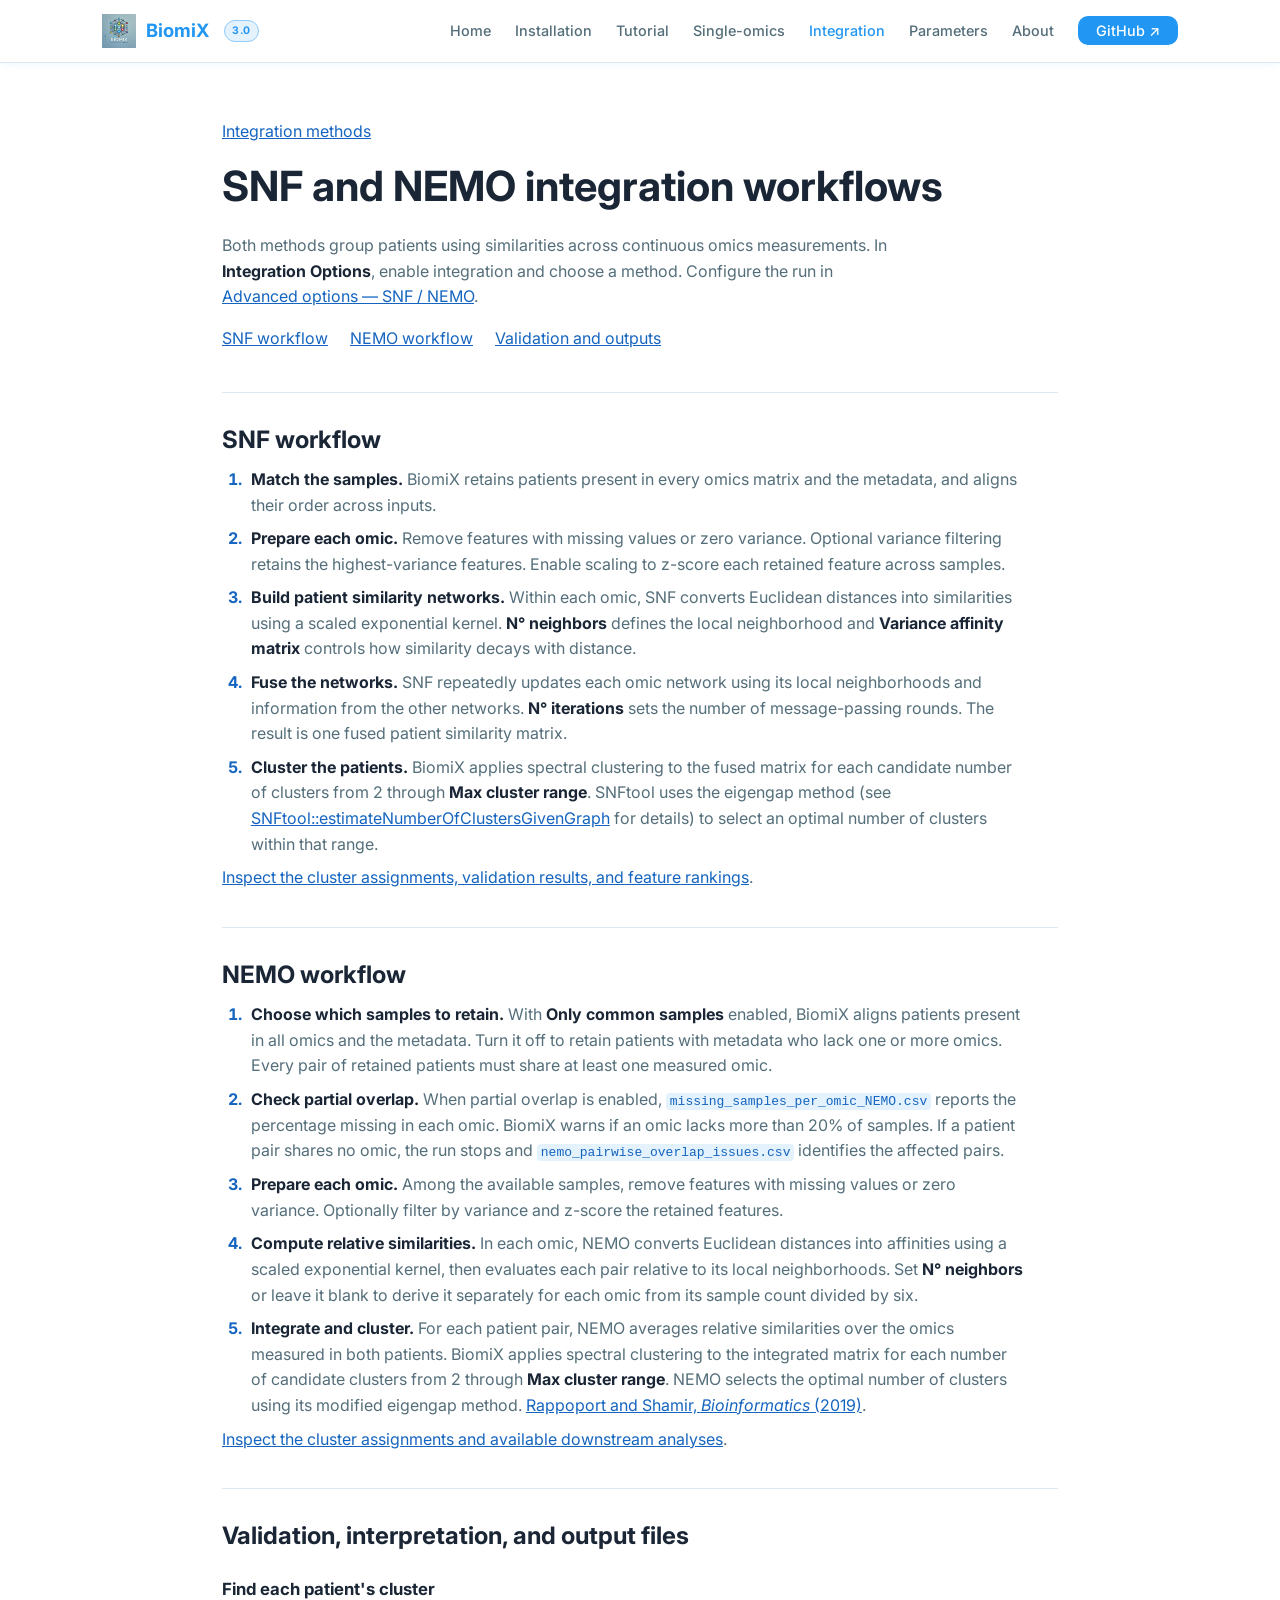
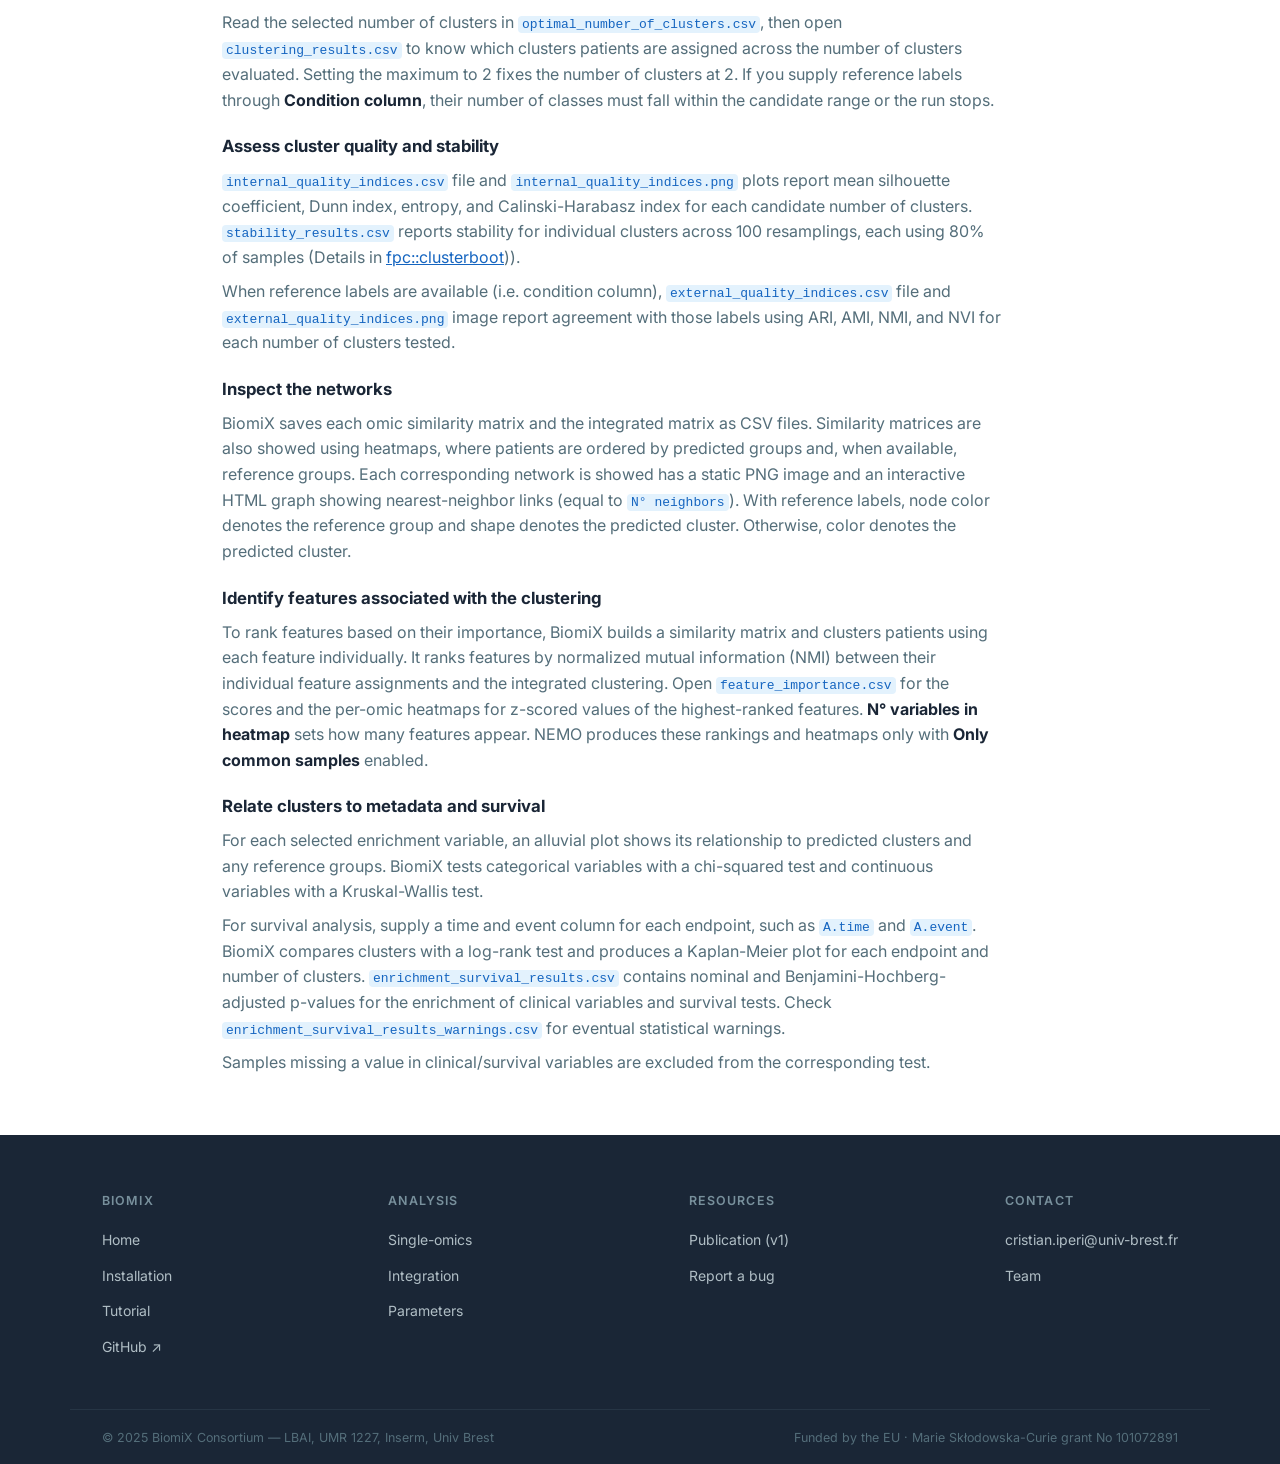
<file: SNF_NEMO_workflows.html>
<!DOCTYPE html>
<html lang="en">
<head>
  <meta charset="UTF-8">
  <meta name="viewport" content="width=device-width, initial-scale=1.0">
  <title>SNF and NEMO integration workflows — BiomiX 3.0</title>
  <link rel="preconnect" href="https://fonts.googleapis.com">
  <link href="https://fonts.googleapis.com/css2?family=Inter:wght@400;500;600;700&display=swap" rel="stylesheet">
  <style>
    :root {
      --blue:       #2196f3;
      --blue-dark:  #1565c0;
      --blue-light: #e3f2fd;
      --blue-mid:   #90caf9;
      --green:      #43a047;
      --green-light:#e8f5e9;
      --green-mid:  #a5d6a7;
      --text:       #1a2636;
      --muted:      #546e7a;
      --white:      #ffffff;
      --bg:         #f5f9ff;
      --border:     #dce8f5;
      --radius:     10px;
      --radius-lg:  18px;
      --shadow:     0 2px 16px rgba(33,150,243,0.08);
    }
    *, *::before, *::after { box-sizing: border-box; margin: 0; padding: 0; }
    html { scroll-behavior: smooth; }
    body { font-family: 'Inter', sans-serif; background: var(--white); color: var(--text); line-height: 1.6; }
    a { color: var(--blue); text-decoration: none; }
    a:hover { text-decoration: underline; }
    img { max-width: 100%; height: auto; display: block; }

    /* NAV */
    .nav { position: sticky; top: 0; z-index: 100; background: rgba(255,255,255,0.95); backdrop-filter: blur(10px); border-bottom: 1px solid var(--border); box-shadow: 0 1px 8px rgba(33,150,243,0.07); }
    .nav__inner { max-width: 1140px; margin: 0 auto; padding: 0 32px; height: 62px; display: flex; align-items: center; justify-content: space-between; }
    .nav__logo { display: flex; align-items: center; gap: 10px; font-weight: 700; font-size: 1.15rem; color: var(--text); text-decoration: none; }
    .nav__logo img { height: 34px; width: auto; }
    .nav__logo-name { color: var(--blue); }
    .nav__links { display: flex; gap: 24px; list-style: none; }
    .nav__links a { color: var(--muted); font-size: 0.9rem; font-weight: 500; transition: color 0.18s; }
    .nav__links a:hover, .nav__links a.active { color: var(--blue); text-decoration: none; }
    .nav__cta { background: var(--blue); color: var(--white) !important; padding: 6px 18px; border-radius: var(--radius); font-weight: 600; font-size: 0.875rem; }
    .nav__cta:hover { background: var(--blue-dark) !important; text-decoration: none; }
    .badge { display: inline-block; font-size: 0.65rem; font-weight: 700; text-transform: uppercase; letter-spacing: 0.05em; padding: 2px 7px; border-radius: 20px; vertical-align: middle; margin-left: 5px; }
    .badge--new  { background: var(--blue-light); color: var(--blue); border: 1px solid var(--blue-mid); }
    .badge--soon { background: #f1f8e9; color: #388e3c; border: 1px solid var(--green-mid); }

    /* LAYOUT */
    .section { padding: 56px 0; }
    .container { max-width: 900px; margin: 0 auto; padding: 0 32px; }

    /* PAGE HEADER */
    .page-header { padding: 48px 0 40px; }
    .page-header__eyebrow { font-size: 0.8rem; font-weight: 600; text-transform: uppercase; letter-spacing: 0.12em; color: var(--blue); margin-bottom: 12px; }
    .page-header h1 { font-size: clamp(1.9rem,4vw,2.6rem); color: var(--text); margin-bottom: 14px; }
    .page-header p { color: var(--muted); font-size: 1rem; max-width: 68ch; }


    main section { scroll-margin-top: 80px; border-top: 1px solid var(--border); padding: 28px 0; }
    main h2 { font-size: 1.5rem; }
    main h3 { font-size: 1.05rem; margin: 20px 0 4px; }
    main p, main li { max-width: 78ch; margin: 8px 0; color: var(--muted); }
    main strong { color: var(--text); }
    main ol { padding-left: 1.5rem; }
    main li { padding-left: .3rem; }
    main li::marker { color: var(--blue-dark); font-weight: 700; }
    main code { color: var(--blue-dark); background: var(--blue-light); padding: 1px 4px; border-radius: 4px; overflow-wrap: anywhere; }
    main a { color: var(--blue-dark); text-decoration: underline; }
    .workflow-links { display: flex; flex-wrap: wrap; gap: 8px 22px; margin-top: 16px; }
    /* FOOTER */
    .footer { background: #1a2636; padding: 56px 0 0; margin-top: 24px; }
    .footer__inner { max-width: 1140px; margin: 0 auto; padding: 0 32px 40px; display: flex; justify-content: space-between; gap: 32px; flex-wrap: wrap; }
    .footer__col h4 { font-size: 0.78rem; text-transform: uppercase; letter-spacing: 0.09em; color: #78909c; margin-bottom: 16px; font-weight: 600; }
    .footer__col ul { list-style: none; }
    .footer__col ul li { margin-bottom: 10px; }
    .footer__col ul a { color: #b0bec5; font-size: 0.875rem; }
    .footer__col ul a:hover { color: var(--white); text-decoration: none; }
    .footer__bottom { max-width: 1140px; margin: 0 auto; padding: 18px 32px; border-top: 1px solid #263545; font-size: 0.78rem; color: #546e7a; display: flex; justify-content: space-between; flex-wrap: wrap; gap: 8px; }

    @media (max-width: 860px) { .nav__links { display: none; } .accordion__content { padding: 20px 18px 28px; } }
  </style>
</head>
<body>

<!-- NAV -->
<nav class="nav">
  <div class="nav__inner">
    <a href="index.html" class="nav__logo">
      <img src="BiomiX_logo3.png" alt="BiomiX logo" onerror="this.style.display='none'">
      <span class="nav__logo-name">BiomiX</span>
      <span class="badge badge--new">3.0</span>
    </a>
    <ul class="nav__links">
      <li><a href="index.html">Home</a></li>
      <li><a href="Installation.html">Installation</a></li>
      <li><a href="Tutorial.html">Tutorial</a></li>
      <li><a href="Single-omics_analysis.html">Single-omics</a></li>
      <li><a href="Integration_analysis.html" class="active">Integration</a></li>
      <li><a href="Parameters_and_interface.html">Parameters</a></li>
      <li><a href="about_us.html">About</a></li>
      <li><a href="https://github.com/BiomiX-consortium/BiomiX2.5" target="_blank" class="nav__cta">GitHub ↗</a></li>
    </ul>
  </div>
</nav>


<main class="container">
  <header class="page-header">
    <p><a href="Integration_analysis.html">Integration methods</a></p>
    <h1>SNF and NEMO integration workflows</h1>
    <p>Both methods group patients using similarities across continuous omics measurements. In <strong>Integration Options</strong>, enable integration and choose a method. Configure the run in <a href="Parameters_and_interface.html#advanced-snf-nemo">Advanced options — SNF / NEMO</a>.</p>
    <nav class="workflow-links" aria-label="Workflow sections">
      <a href="#snf">SNF workflow</a>
      <a href="#nemo">NEMO workflow</a>
      <a href="#outputs">Validation and outputs</a>
    </nav>
  </header>

  <section id="snf">
    <h2>SNF workflow</h2>
    <ol>
      <li><strong>Match the samples.</strong> BiomiX retains patients present in every omics matrix and the metadata, and aligns their order across inputs.</li>
      <li><strong>Prepare each omic.</strong> Remove features with missing values or zero variance. Optional variance filtering retains the highest-variance features. Enable scaling to z-score each retained feature across samples.</li>
      <li><strong>Build patient similarity networks.</strong> Within each omic, SNF converts Euclidean distances into similarities using a scaled exponential kernel. <strong>N° neighbors</strong> defines the local neighborhood and <strong>Variance affinity matrix</strong> controls how similarity decays with distance.</li>
      <li><strong>Fuse the networks.</strong> SNF repeatedly updates each omic network using its local neighborhoods and information from the other networks. <strong>N° iterations</strong> sets the number of message-passing rounds. The result is one fused patient similarity matrix.</li>
      <li><strong>Cluster the patients.</strong> BiomiX applies spectral clustering to the fused matrix for each 
        candidate number of clusters from 2 through <strong>Max cluster range</strong>. SNFtool uses the eigengap method 
        (see <a href="https://search.r-project.org/CRAN/refmans/SNFtool/html/estimateNumberOfClustersGivenGraph.html">SNFtool::estimateNumberOfClustersGivenGraph</a> for details)
        to select an optimal number of clusters within that range.</li>
    </ol>
    <p><a href="#outputs">Inspect the cluster assignments, validation results, and feature rankings</a>.</p>
  </section>

  <section id="nemo">
    <h2>NEMO workflow</h2>
    <ol>
      <li><strong>Choose which samples to retain.</strong> With <strong>Only common samples</strong> enabled, BiomiX aligns patients present in all omics and the metadata. Turn it off to retain patients with metadata who lack one or more omics. Every pair of retained patients must share at least one measured omic.</li>
      <li><strong>Check partial overlap.</strong> When partial overlap is enabled, <code>missing_samples_per_omic_NEMO.csv</code> reports the percentage missing in each omic. BiomiX warns if an omic lacks more than 20% of samples. If a patient pair shares no omic, the run stops and <code>nemo_pairwise_overlap_issues.csv</code> identifies the affected pairs.</li>
      <li><strong>Prepare each omic.</strong> Among the available samples, remove features with missing values or zero variance. Optionally filter by variance and z-score the retained features.</li>
      <li><strong>Compute relative similarities.</strong> In each omic, NEMO converts Euclidean distances into affinities using a scaled exponential kernel, then evaluates each pair relative to its local neighborhoods. Set <strong>N° neighbors</strong> or leave it blank to derive it separately for each omic from its sample count divided by six.</li>
      <li><strong>Integrate and cluster.</strong> For each patient pair, NEMO averages relative similarities over the omics measured in both patients. 
        BiomiX applies spectral clustering to the integrated matrix for each number of candidate clusters from 2 through 
        <strong>Max cluster range</strong>. NEMO selects the optimal number of clusters using its modified eigengap method. <a href="https://academic.oup.com/bioinformatics/article/35/18/3348/5304361">Rappoport and Shamir, <cite>Bioinformatics</cite> (2019)</a>.</li>
    </ol>
    <p><a href="#outputs">Inspect the cluster assignments and available downstream analyses</a>.</p>
  </section>

  <section id="outputs">
    <h2>Validation, interpretation, and output files</h2>
    <h3>Find each patient's cluster</h3>
    <p>Read the selected number of clusters in <code>optimal_number_of_clusters.csv</code>, then 
      open <code>clustering_results.csv</code> to know which clusters patients are assigned across the number of clusters 
      evaluated. Setting the maximum to 2 fixes the number of clusters at 2. If you supply reference labels 
      through <strong>Condition column</strong>, their number of classes must fall within the candidate range or the run stops.</p>

    <h3>Assess cluster quality and stability</h3>
    <p><code>internal_quality_indices.csv</code> file and <code>internal_quality_indices.png</code> plots report mean 
      silhouette coefficient, Dunn index, entropy, and Calinski-Harabasz index for each candidate number of clusters. 
      <code>stability_results.csv</code> reports stability for individual clusters across 100 resamplings, 
      each using 80% of samples (Details in <a href="https://search.r-project.org/CRAN/refmans/fpc/html/clusterboot.html">fpc::clusterboot</a>)).</p>
    <p>When reference labels are available (i.e. condition column), <code>external_quality_indices.csv</code> file and <code>external_quality_indices.png</code> image report agreement 
      with those labels using ARI, AMI, NMI, and NVI for each number of clusters tested.</p>

    <h3>Inspect the networks</h3>
    <p>BiomiX saves each omic similarity matrix and the integrated matrix as CSV files. Similarity matrices are also showed using heatmaps, 
      where patients are ordered by predicted groups and, when available, reference groups. Each corresponding network is showed has a 
      static PNG image and an interactive HTML graph showing nearest-neighbor links (equal to <code>N° neighbors</code>). With reference labels, node color 
      denotes the reference group and shape denotes the predicted cluster. Otherwise, color denotes the predicted cluster.</p>

    <h3>Identify features associated with the clustering</h3>
    <p> To rank features based on their importance, BiomiX builds a similarity matrix and clusters patients using 
      each feature individually. It ranks features by normalized mutual information (NMI) between their individual feature 
      assignments and the integrated clustering. 
      Open <code>feature_importance.csv</code> for the scores and the per-omic heatmaps for z-scored values of 
      the highest-ranked features. <strong>N° variables in heatmap</strong> sets how many features appear. 
      NEMO produces these rankings and heatmaps only with <strong>Only common samples</strong> enabled.</p>

    <h3>Relate clusters to metadata and survival</h3>
    <p>For each selected enrichment variable, an alluvial plot shows its relationship to predicted clusters 
      and any reference groups. BiomiX tests categorical variables with a chi-squared test and continuous variables 
      with a Kruskal-Wallis test.</p>
    <p>For survival analysis, supply a time and event column for each endpoint, such 
      as <code>A.time</code> and <code>A.event</code>. BiomiX compares clusters with a log-rank test and 
      produces a Kaplan-Meier plot for each endpoint and number of clusters. 
      <code>enrichment_survival_results.csv</code> contains nominal and Benjamini-Hochberg-adjusted p-values for the 
      enrichment of clinical variables and survival tests. Check <code>enrichment_survival_results_warnings.csv</code> for eventual statistical warnings.</p>
    <p> Samples missing a value in clinical/survival variables are excluded from the corresponding test.</p>
  </section>
</main>

<!-- FOOTER -->
<footer class="footer">
  <div class="footer__inner">
    <div class="footer__col">
      <h4>BiomiX</h4>
      <ul>
        <li><a href="index.html">Home</a></li>
        <li><a href="Installation.html">Installation</a></li>
        <li><a href="Tutorial.html">Tutorial</a></li>
        <li><a href="https://github.com/BiomiX-consortium/BiomiX2.5" target="_blank">GitHub ↗</a></li>
      </ul>
    </div>
    <div class="footer__col">
      <h4>Analysis</h4>
      <ul>
        <li><a href="Single-omics_analysis.html">Single-omics</a></li>
        <li><a href="Integration_analysis.html">Integration</a></li>
        <li><a href="Parameters_and_interface.html">Parameters</a></li>
      </ul>
    </div>
    <div class="footer__col">
      <h4>Resources</h4>
      <ul>
        <li><a href="https://doi.org/10.1186/s12859-024-06022-y" target="_blank">Publication (v1)</a></li>
        <li><a href="https://github.com/BiomiX-consortium/BiomiX2.5/issues" target="_blank">Report a bug</a></li>
      </ul>
    </div>
    <div class="footer__col">
      <h4>Contact</h4>
      <ul>
        <li><a href="mailto:cristian.iperi@univ-brest.fr">cristian.iperi@univ-brest.fr</a></li>
        <li><a href="about_us.html">Team</a></li>
      </ul>
    </div>
  </div>
  <div class="footer__bottom">
    <span>© 2025 BiomiX Consortium — LBAI, UMR 1227, Inserm, Univ Brest</span>
    <span>Funded by the EU · Marie Skłodowska-Curie grant No 101072891</span>
  </div>
</footer>

</body>
</html>
</file>
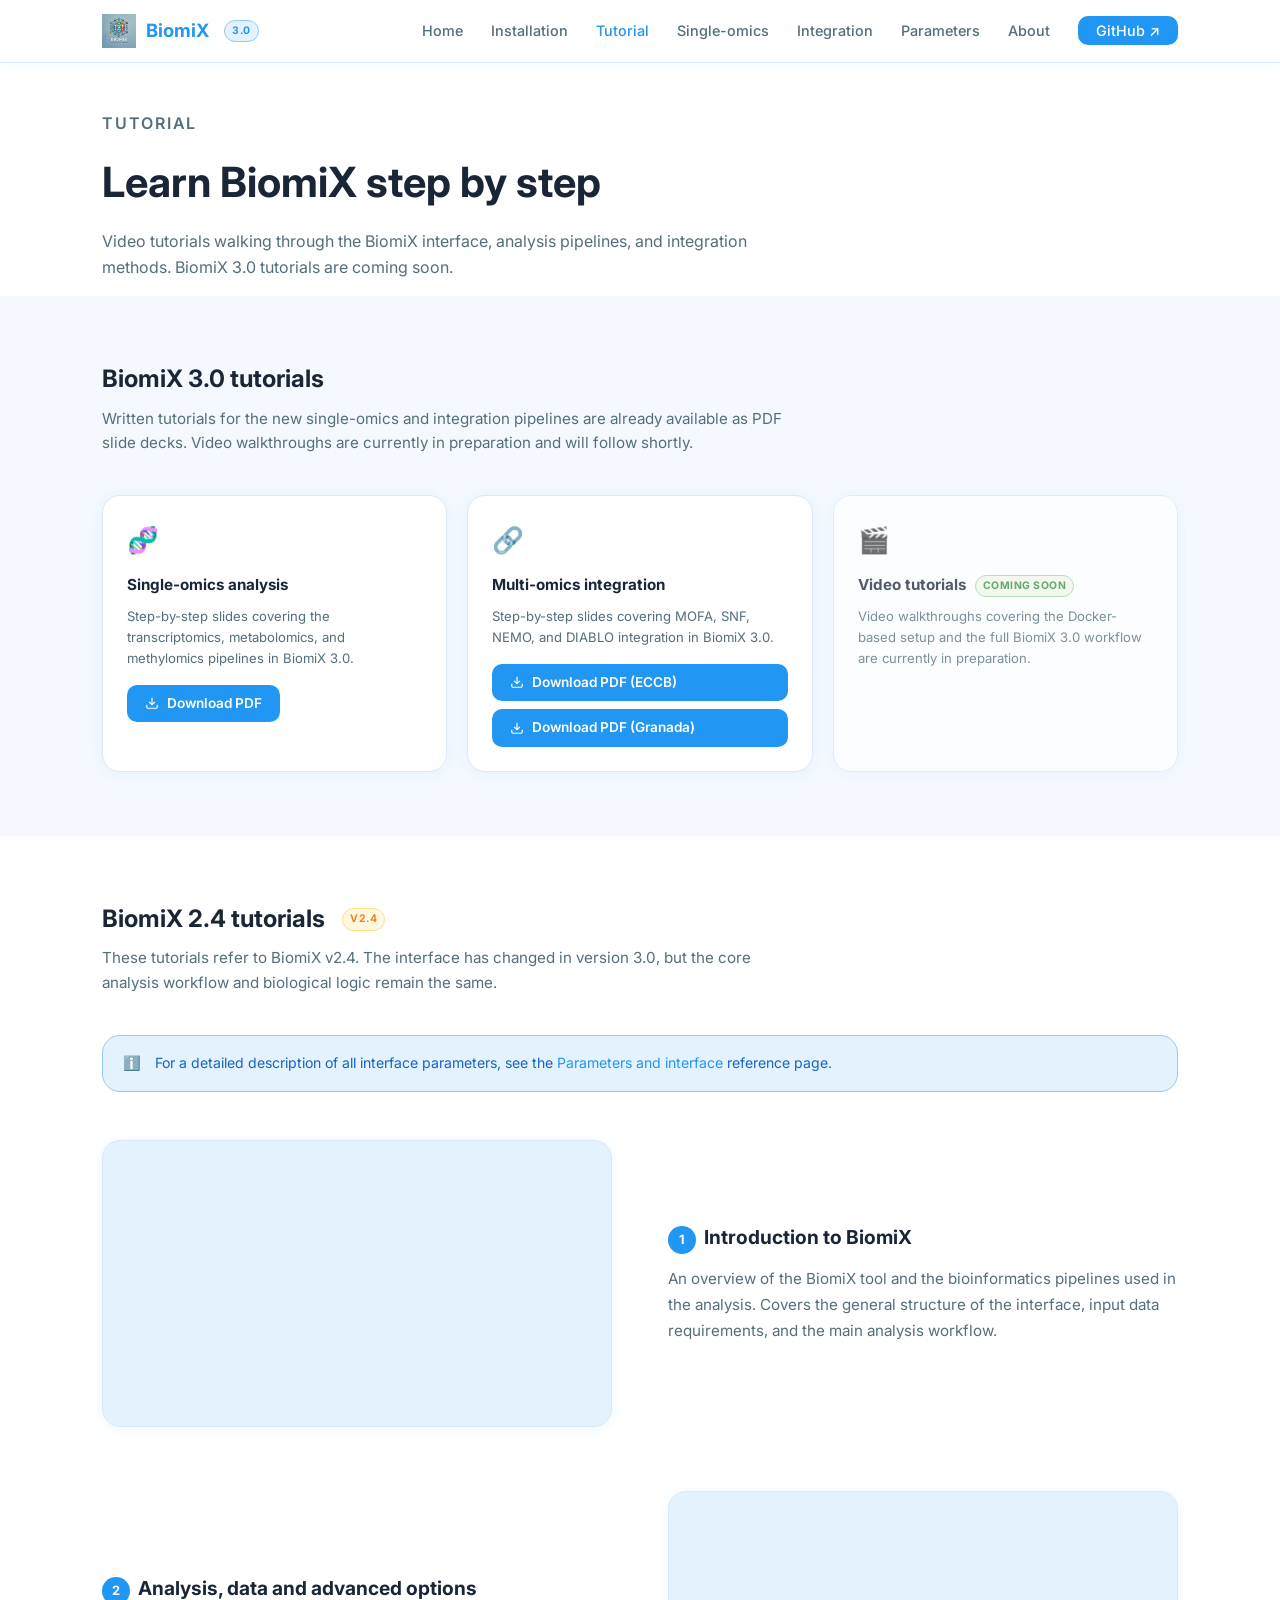
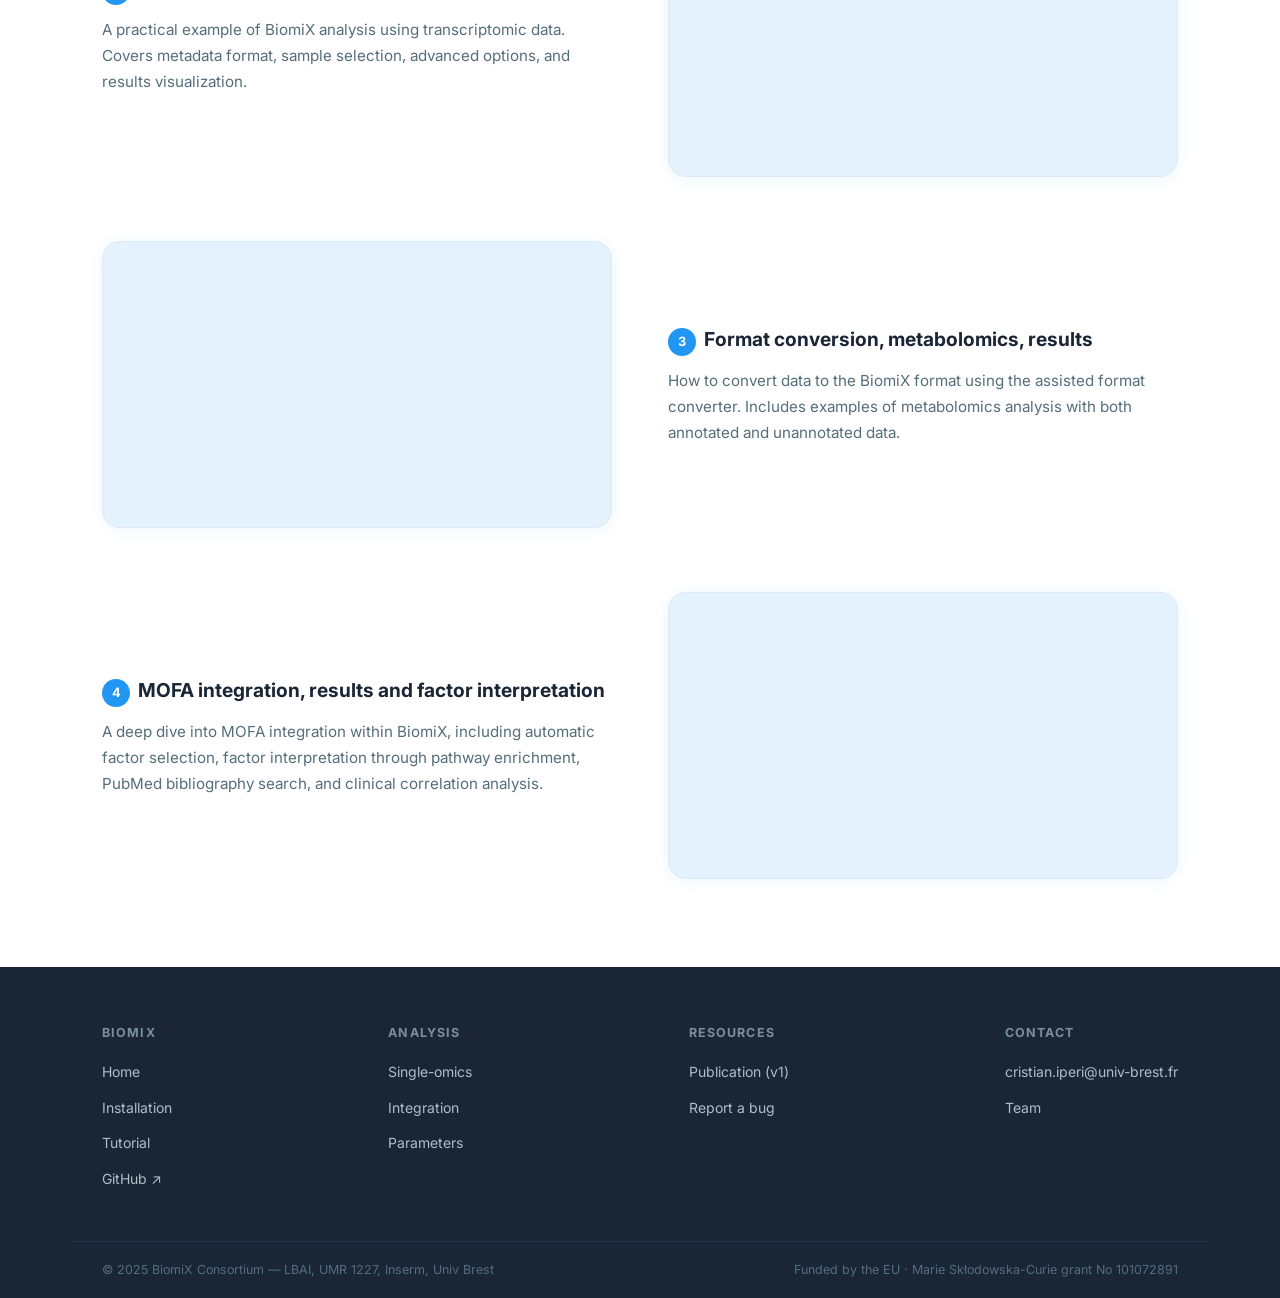
<file: Tutorial.html>
<!DOCTYPE html>
<html lang="en">
<head>
  <meta charset="UTF-8">
  <meta name="viewport" content="width=device-width, initial-scale=1.0">
  <title>Tutorial — BiomiX 3.0</title>
  <link rel="preconnect" href="https://fonts.googleapis.com">
  <link href="https://fonts.googleapis.com/css2?family=Inter:wght@400;500;600;700&display=swap" rel="stylesheet">
  <style>
    :root {
      --blue:       #2196f3;
      --blue-dark:  #1565c0;
      --blue-light: #e3f2fd;
      --blue-mid:   #90caf9;
      --text:       #1a2636;
      --muted:      #546e7a;
      --white:      #ffffff;
      --bg:         #f5f9ff;
      --border:     #dce8f5;
      --radius:     10px;
      --radius-lg:  18px;
      --shadow:     0 2px 16px rgba(33,150,243,0.08);
    }
    *, *::before, *::after { box-sizing: border-box; margin: 0; padding: 0; }
    html { scroll-behavior: smooth; }
    body { font-family: 'Inter', sans-serif; background: var(--white); color: var(--text); line-height: 1.6; }
    a { color: var(--blue); text-decoration: none; }
    a:hover { text-decoration: underline; }

    /* NAV */
    .nav { position: sticky; top: 0; z-index: 100; background: rgba(255,255,255,0.95); backdrop-filter: blur(10px); border-bottom: 1px solid var(--border); box-shadow: 0 1px 8px rgba(33,150,243,0.07); }
    .nav__inner { max-width: 1140px; margin: 0 auto; padding: 0 32px; height: 62px; display: flex; align-items: center; justify-content: space-between; }
    .nav__logo { display: flex; align-items: center; gap: 10px; font-weight: 700; font-size: 1.15rem; color: var(--text); text-decoration: none; }
    .nav__logo img { height: 34px; width: auto; }
    .nav__logo-name { color: var(--blue); }
    .nav__links { display: flex; gap: 28px; list-style: none; }
    .nav__links a { color: var(--muted); font-size: 0.9rem; font-weight: 500; transition: color 0.18s; }
    .nav__links a:hover, .nav__links a.active { color: var(--blue); text-decoration: none; }
    .nav__cta { background: var(--blue); color: var(--white) !important; padding: 6px 18px; border-radius: var(--radius); font-weight: 600; font-size: 0.875rem; }
    .nav__cta:hover { background: var(--blue-dark) !important; text-decoration: none; }
    .badge { display: inline-block; font-size: 0.65rem; font-weight: 700; text-transform: uppercase; letter-spacing: 0.05em; padding: 2px 7px; border-radius: 20px; vertical-align: middle; margin-left: 5px; }
    .badge--new  { background: var(--blue-light); color: var(--blue); border: 1px solid var(--blue-mid); }
    .badge--soon { background: #f1f8e9; color: #388e3c; border: 1px solid #a5d6a7; }
    .badge--v24  { background: #fff8e1; color: #f57f17; border: 1px solid #ffe082; }

    /* LAYOUT */
    .section { padding: 64px 0; }
    .section--alt { background: var(--bg); }
    .container { max-width: 1140px; margin: 0 auto; padding: 0 32px; }

    /* PAGE HEADER */
    .page-header { padding: 48px 0 16px; }
    .page-header__eyebrow { font-size: 0.8rem; font-weight: 600; text-transform: uppercase; letter-spacing: 0.12em; color: var(--blue); margin-bottom: 12px; }
    .page-header h1 { font-size: clamp(1.9rem, 4vw, 2.6rem); color: var(--text); margin-bottom: 14px; }
    .page-header p { color: var(--muted); font-size: 1rem; max-width: 68ch; }

    /* SECTION HEADER */
    .section-header { margin-bottom: 40px; }
    .section-header h2 { font-size: 1.5rem; color: var(--text); margin-bottom: 8px; display: flex; align-items: center; gap: 12px; }
    .section-header p { color: var(--muted); font-size: 0.95rem; max-width: 68ch; }

    /* VIDEO ROWS */
    .video-row { display: grid; grid-template-columns: 1fr 1fr; gap: 56px; align-items: center; margin-bottom: 64px; }
    .video-row:last-child { margin-bottom: 0; }
    .video-row--reverse .video-wrap { order: 2; }
    .video-row--reverse .video-text { order: 1; }

    .video-wrap { border-radius: var(--radius-lg); overflow: hidden; background: var(--blue-light); border: 1px solid var(--border); box-shadow: var(--shadow); aspect-ratio: 16/9; }
    .video-wrap iframe { width: 100%; height: 100%; border: none; display: block; }

    .video-text h3 { font-size: 1.2rem; color: var(--text); margin-bottom: 12px; }
    .video-text p { color: var(--muted); font-size: 0.95rem; line-height: 1.7; }
    .video-num { display: inline-flex; align-items: center; justify-content: center; width: 28px; height: 28px; border-radius: 50%; background: var(--blue); color: var(--white); font-size: 0.8rem; font-weight: 700; margin-right: 8px; flex-shrink: 0; }

    /* COMING SOON CARDS */
    .coming-grid { display: grid; grid-template-columns: repeat(3, 1fr); gap: 20px; }
    .coming-card { background: var(--white); border: 1px solid var(--border); border-radius: var(--radius-lg); padding: 24px; box-shadow: var(--shadow); opacity: 0.75; }
    .coming-card__icon { font-size: 1.6rem; margin-bottom: 12px; }
    .coming-card h3 { font-size: 0.95rem; color: var(--text); margin-bottom: 8px; }
    .coming-card p { font-size: 0.82rem; color: var(--muted); }

    /* NOTE */
    .note { display: flex; gap: 14px; background: var(--blue-light); border: 1px solid var(--blue-mid); border-radius: var(--radius-lg); padding: 16px 20px; margin-bottom: 48px; font-size: 0.88rem; }
    .note p { color: var(--blue-dark); margin: 0; }

    /* FOOTER */
    .footer { background: #1a2636; padding: 56px 0 0; margin-top: 24px; }
    .footer__inner { max-width: 1140px; margin: 0 auto; padding: 0 32px 40px; display: flex; justify-content: space-between; gap: 32px; flex-wrap: wrap; }
    .footer__col h4 { font-size: 0.78rem; text-transform: uppercase; letter-spacing: 0.09em; color: #78909c; margin-bottom: 16px; }
    .footer__col ul { list-style: none; }
    .footer__col ul li { margin-bottom: 10px; }
    .footer__col ul a { color: #b0bec5; font-size: 0.875rem; }
    .footer__col ul a:hover { color: var(--white); text-decoration: none; }
    .footer__bottom { max-width: 1140px; margin: 0 auto; padding: 18px 32px; border-top: 1px solid #263545; font-size: 0.78rem; color: #546e7a; display: flex; justify-content: space-between; flex-wrap: wrap; gap: 8px; }

    @media (max-width: 860px) {
      .nav__links { display: none; }
      .video-row { grid-template-columns: 1fr; }
      .video-row--reverse .video-wrap,
      .video-row--reverse .video-text { order: unset; }
      .coming-grid { grid-template-columns: 1fr; }
    }
  </style>
</head>
<body>

<!-- NAV -->
<nav class="nav">
  <div class="nav__inner">
    <a href="index.html" class="nav__logo">
      <img src="BiomiX_logo3.png" alt="BiomiX logo" onerror="this.style.display='none'">
      <span class="nav__logo-name">BiomiX</span>
      <span class="badge badge--new">3.0</span>
    </a>
    <ul class="nav__links">
      <li><a href="index.html">Home</a></li>
      <li><a href="Installation.html">Installation</a></li>
      <li><a href="Tutorial.html" class="active">Tutorial</a></li>
      <li><a href="Single-omics_analysis.html">Single-omics</a></li>
      <li><a href="Integration_analysis.html">Integration</a></li>
      <li><a href="Parameters_and_interface.html">Parameters</a></li>
      <li><a href="about_us.html">About</a></li>
      <li><a href="https://github.com/BiomiX-consortium/BiomiX" target="_blank" class="nav__cta">GitHub ↗</a></li>
    </ul>
  </div>
</nav>

<!-- PAGE HEADER -->
<section class="page-header">
  <div class="container">
    <p class="page-header__eyebrow">Tutorial</p>
    <h1>Learn BiomiX step by step</h1>
    <p>Video tutorials walking through the BiomiX interface, analysis pipelines, and integration methods. BiomiX 3.0 tutorials are coming soon.</p>
  </div>
</section>

<!-- BIOMIX 3.0 COMING SOON -->
<section class="section section--alt">
  <div class="container">
    <div class="section-header">
      <h2>BiomiX 3.0 tutorials</h2>
      <p>Written tutorials for the new single-omics and integration pipelines are already available as PDF slide decks. Video walkthroughs are currently in preparation and will follow shortly.</p>
    </div>
    <div class="coming-grid">

      <div class="coming-card" style="opacity:1;">
        <div class="coming-card__icon">🧬</div>
        <h3>Single-omics analysis</h3>
        <p style="margin-bottom:16px;">Step-by-step slides covering the transcriptomics, metabolomics, and methylomics pipelines in BiomiX 3.0.</p>
        <a href="https://github.com/BiomiX-consortium/biomix_docker_integration/blob/main/Tutorial_slides/ECCB_tutoral_Single_omics_latest.pdf"
           target="_blank"
           style="display:inline-flex; align-items:center; gap:8px; background:var(--blue); color:#fff; padding:8px 18px; border-radius:var(--radius); font-size:0.85rem; font-weight:600; text-decoration:none;">
          <svg width="14" height="14" viewBox="0 0 24 24" fill="none" stroke="currentColor" stroke-width="2"><path d="M21 15v4a2 2 0 0 1-2 2H5a2 2 0 0 1-2-2v-4"/><polyline points="7 10 12 15 17 10"/><line x1="12" y1="15" x2="12" y2="3"/></svg>
          Download PDF
        </a>
      </div>

      <div class="coming-card" style="opacity:1;">
        <div class="coming-card__icon">🔗</div>
        <h3>Multi-omics integration</h3>
        <p style="margin-bottom:16px;">Step-by-step slides covering MOFA, SNF, NEMO, and DIABLO integration in BiomiX 3.0.</p>
        <div style="display:flex; flex-direction:column; gap:8px;">
          <a href="https://github.com/BiomiX-consortium/biomix_docker_integration/blob/main/Tutorial_slides/ECCB_tutoral_multi_omics_latest.pdf"
             target="_blank"
             style="display:inline-flex; align-items:center; gap:8px; background:var(--blue); color:#fff; padding:8px 18px; border-radius:var(--radius); font-size:0.85rem; font-weight:600; text-decoration:none;">
            <svg width="14" height="14" viewBox="0 0 24 24" fill="none" stroke="currentColor" stroke-width="2"><path d="M21 15v4a2 2 0 0 1-2 2H5a2 2 0 0 1-2-2v-4"/><polyline points="7 10 12 15 17 10"/><line x1="12" y1="15" x2="12" y2="3"/></svg>
            Download PDF (ECCB)
          </a>
          <a href="https://github.com/BiomiX-consortium/biomix_docker_integration/blob/main/Tutorial_slides/Granada_tutoral_multi_omics_latest.pdf"
             target="_blank"
             style="display:inline-flex; align-items:center; gap:8px; background:var(--blue); color:#fff; padding:8px 18px; border-radius:var(--radius); font-size:0.85rem; font-weight:600; text-decoration:none;">
            <svg width="14" height="14" viewBox="0 0 24 24" fill="none" stroke="currentColor" stroke-width="2"><path d="M21 15v4a2 2 0 0 1-2 2H5a2 2 0 0 1-2-2v-4"/><polyline points="7 10 12 15 17 10"/><line x1="12" y1="15" x2="12" y2="3"/></svg>
            Download PDF (Granada)
          </a>
        </div>
      </div>

      <div class="coming-card">
        <div class="coming-card__icon">🎬</div>
        <h3>Video tutorials <span class="badge badge--soon">Coming soon</span></h3>
        <p>Video walkthroughs covering the Docker-based setup and the full BiomiX 3.0 workflow are currently in preparation.</p>
      </div>

    </div>
  </div>
</section>

<!-- BIOMIX 2.4 TUTORIALS -->
<section class="section">
  <div class="container">

    <div class="section-header">
      <h2>BiomiX 2.4 tutorials <span class="badge badge--v24">v2.4</span></h2>
      <p>These tutorials refer to BiomiX v2.4. The interface has changed in version 3.0, but the core analysis workflow and biological logic remain the same.</p>
    </div>

    <div class="note">
      <span>ℹ️</span>
      <p>For a detailed description of all interface parameters, see the <a href="Parameters_and_interface.html">Parameters and interface</a> reference page.</p>
    </div>

    <!-- Video 1 -->
    <div class="video-row">
      <div class="video-wrap">
        <iframe src="https://www.youtube.com/embed/JI-WUzIEO2s" allowfullscreen loading="lazy"></iframe>
      </div>
      <div class="video-text">
        <h3><span class="video-num">1</span>Introduction to BiomiX</h3>
        <p>An overview of the BiomiX tool and the bioinformatics pipelines used in the analysis. Covers the general structure of the interface, input data requirements, and the main analysis workflow.</p>
      </div>
    </div>

    <!-- Video 2 -->
    <div class="video-row video-row--reverse">
      <div class="video-wrap">
        <iframe src="https://www.youtube.com/embed/fkW1LRW-v1Q" allowfullscreen loading="lazy"></iframe>
      </div>
      <div class="video-text">
        <h3><span class="video-num">2</span>Analysis, data and advanced options</h3>
        <p>A practical example of BiomiX analysis using transcriptomic data. Covers metadata format, sample selection, advanced options, and results visualization.</p>
      </div>
    </div>

    <!-- Video 3 -->
    <div class="video-row">
      <div class="video-wrap">
        <iframe src="https://www.youtube.com/embed/hJ3QKjOJSG0" allowfullscreen loading="lazy"></iframe>
      </div>
      <div class="video-text">
        <h3><span class="video-num">3</span>Format conversion, metabolomics, results</h3>
        <p>How to convert data to the BiomiX format using the assisted format converter. Includes examples of metabolomics analysis with both annotated and unannotated data.</p>
      </div>
    </div>

    <!-- Video 4 -->
    <div class="video-row video-row--reverse">
      <div class="video-wrap">
        <iframe src="https://www.youtube.com/embed/58f8uqELUo8" allowfullscreen loading="lazy"></iframe>
      </div>
      <div class="video-text">
        <h3><span class="video-num">4</span>MOFA integration, results and factor interpretation</h3>
        <p>A deep dive into MOFA integration within BiomiX, including automatic factor selection, factor interpretation through pathway enrichment, PubMed bibliography search, and clinical correlation analysis.</p>
      </div>
    </div>

  </div>
</section>

<!-- FOOTER -->
<footer class="footer">
  <div class="footer__inner">
    <div class="footer__col">
      <h4>BiomiX</h4>
      <ul>
        <li><a href="index.html">Home</a></li>
        <li><a href="Installation.html">Installation</a></li>
        <li><a href="Tutorial.html">Tutorial</a></li>
        <li><a href="https://github.com/BiomiX-consortium/BiomiX" target="_blank">GitHub ↗</a></li>
      </ul>
    </div>
    <div class="footer__col">
      <h4>Analysis</h4>
      <ul>
        <li><a href="Single-omics_analysis.html">Single-omics</a></li>
        <li><a href="Integration_analysis.html">Integration</a></li>
        <li><a href="Parameters_and_interface.html">Parameters</a></li>
      </ul>
    </div>
    <div class="footer__col">
      <h4>Resources</h4>
      <ul>
        <li><a href="https://doi.org/10.1186/s12859-024-06022-y" target="_blank">Publication (v1)</a></li>
        <li><a href="https://github.com/BiomiX-consortium/BiomiX/issues" target="_blank">Report a bug</a></li>
      </ul>
    </div>
    <div class="footer__col">
      <h4>Contact</h4>
      <ul>
        <li><a href="mailto:cristian.iperi@univ-brest.fr">cristian.iperi@univ-brest.fr</a></li>
        <li><a href="about_us.html">Team</a></li>
      </ul>
    </div>
  </div>
  <div class="footer__bottom">
    <span>© 2025 BiomiX Consortium — LBAI, UMR 1227, Inserm, Univ Brest</span>
    <span>Funded by the EU · Marie Skłodowska-Curie grant No 101072891</span>
  </div>
</footer>

</body>
</html>
</file>
